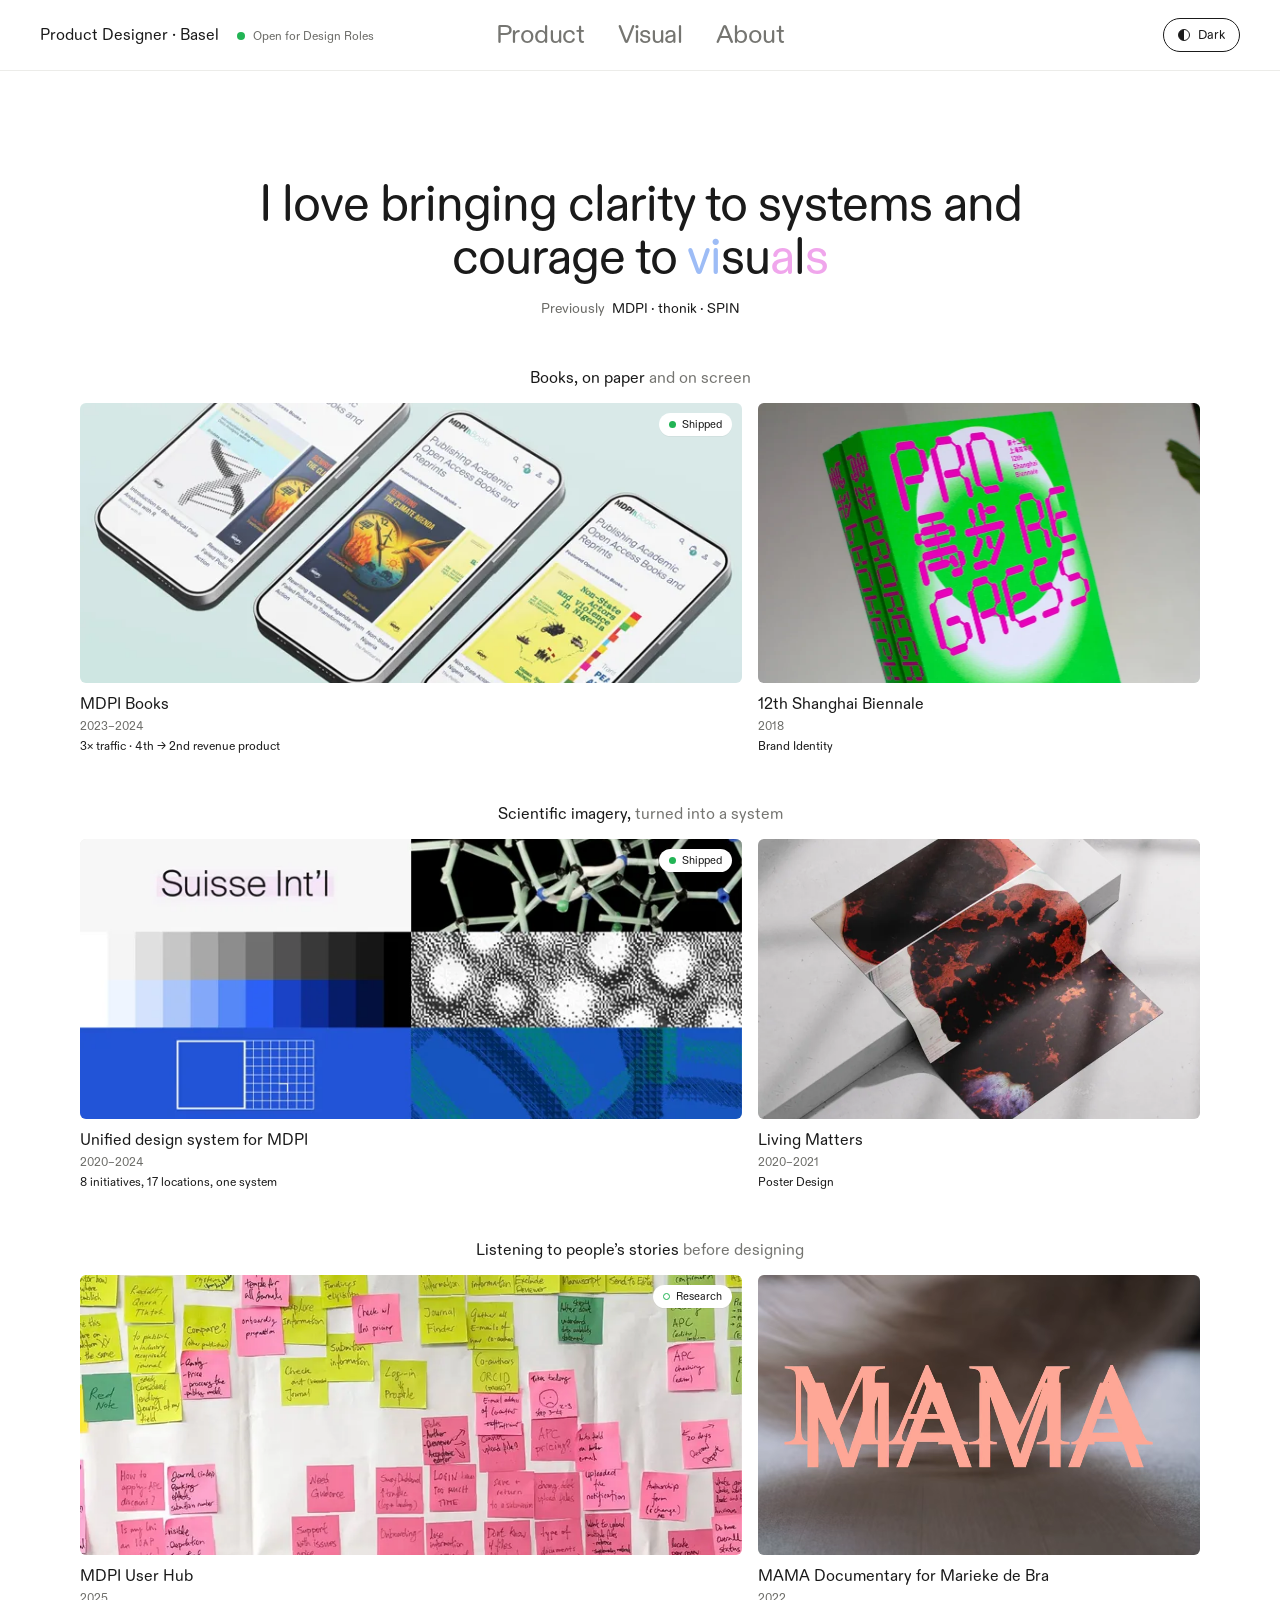
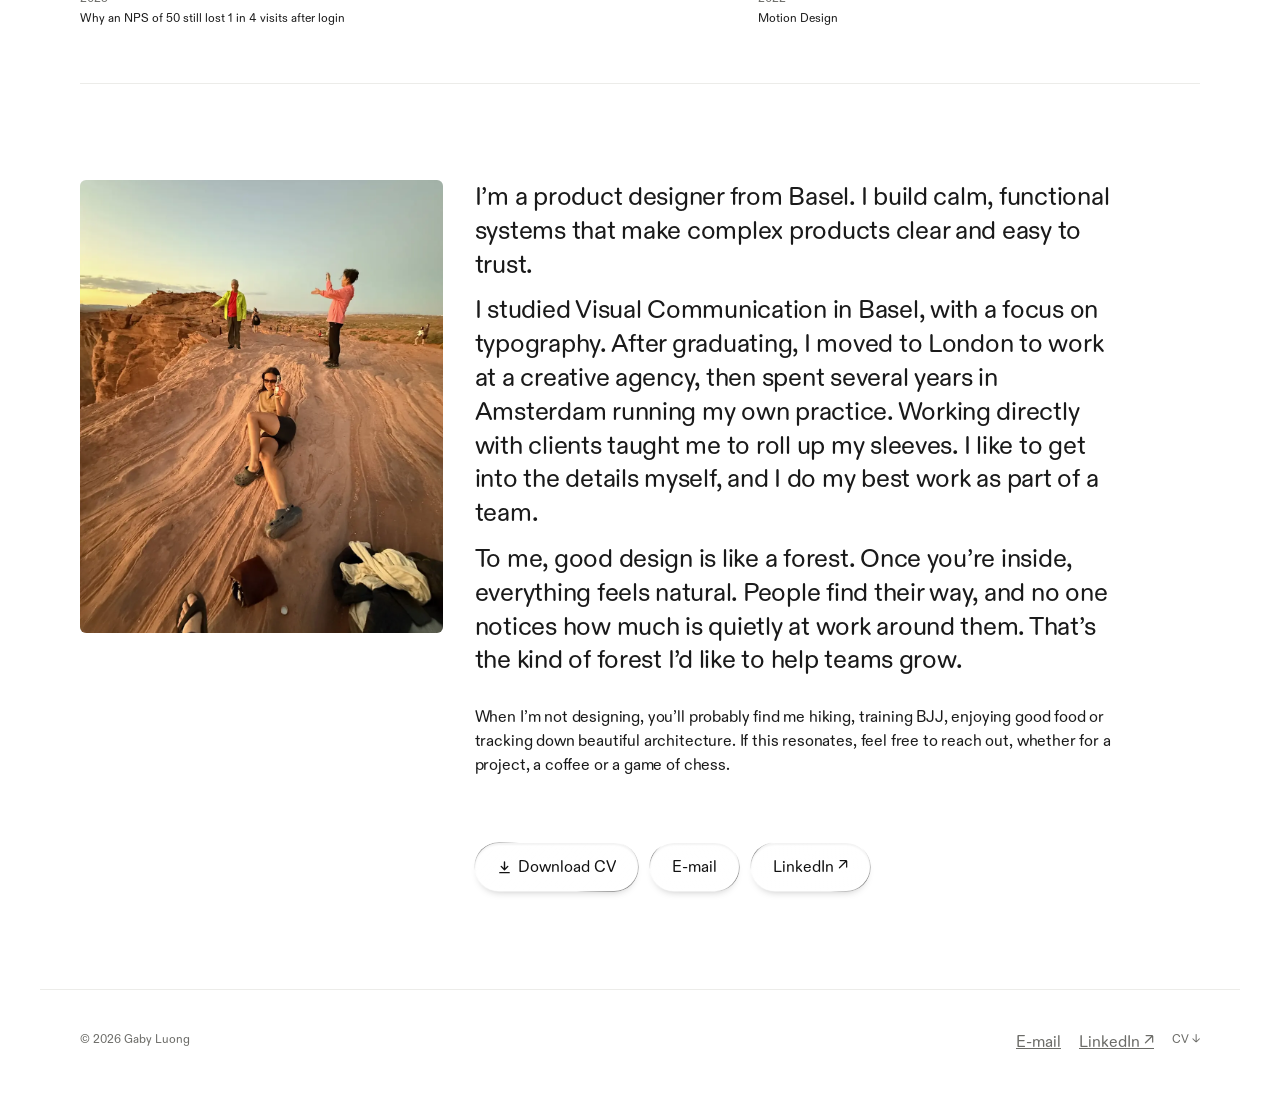
<file: index.html>
<!DOCTYPE html><html lang="en"><head><meta charset="utf-8"><meta name="viewport" content="width=device-width,initial-scale=1"><title>Gaby Luong — Product Designer in Basel, Switzerland</title>
<meta name="description" content="Portfolio of Gaby Luong, Product Designer in Basel. Case studies in UX research, design systems and product design for MDPI, plus graphic and visual work.">
<link rel="canonical" href="https://www.gabyluong.com/">
<meta name="author" content="Gaby Luong">
<meta name="robots" content="index, follow">
<meta name="theme-color" content="#FDFDF8">
<meta property="og:type" content="website">
<meta property="og:site_name" content="Gaby Luong">
<meta property="og:title" content="Gaby Luong — Product Designer in Basel, Switzerland">
<meta property="og:description" content="Portfolio of Gaby Luong, Product Designer in Basel. Case studies in UX research, design systems and product design for MDPI, plus graphic and visual work.">
<meta property="og:url" content="https://www.gabyluong.com/">
<meta property="og:image" content="https://www.gabyluong.com/assets/img/og.jpg">
<meta property="og:image:width" content="1200"><meta property="og:image:height" content="630">
<meta property="og:locale" content="en_GB">
<meta name="twitter:card" content="summary_large_image">
<link rel="icon" href="favicon.ico" sizes="any">
<link rel="icon" href="favicon.svg" type="image/svg+xml">
<link rel="apple-touch-icon" href="apple-touch-icon.png">
<script type="application/ld+json">{"@context": "https://schema.org", "@graph": [{"@type": "Person", "@id": "https://www.gabyluong.com/#person", "name": "Gaby Luong", "jobTitle": "Product Designer", "url": "https://www.gabyluong.com/", "email": "mailto:info@gabyluong.com", "address": {"@type": "PostalAddress", "addressLocality": "Basel", "addressCountry": "CH"}, "knowsAbout": ["UX Research", "Product Design", "Design Systems", "Visual Design", "Typography"], "sameAs": ["https://www.linkedin.com/in/gaby-luong-458124151"]}, {"@type": "WebSite", "@id": "https://www.gabyluong.com/#website", "url": "https://www.gabyluong.com/", "name": "Gaby Luong", "inLanguage": "en", "publisher": {"@id": "https://www.gabyluong.com/#person"}}]}</script>
<style>
@font-face{font-family:"Diatype Rounded";src:url(assets/fonts/diatype-rounded-1.woff2) format("woff2");font-weight:300}
@font-face{font-family:"Diatype Rounded";src:url(assets/fonts/diatype-rounded-2.woff2) format("woff2");font-weight:400}
@font-face{font-family:"Diatype Rounded";src:url(assets/fonts/diatype-rounded-3.woff2) format("woff2");font-weight:500}
@font-face{font-family:"Diatype Rounded";src:url(assets/fonts/diatype-rounded-4.woff2) format("woff2");font-weight:900}

:root{--bg:#f4f4f2;--paper:#fff;--ink:#1a1a1a;--mute:#8a8a8a;--l1:#e4e4e2;--l2:#d2d2cf;--l3:#bdbdb9;--acc:#d9542b}
@media (prefers-color-scheme:dark){:root{--bg:#141414;--paper:#1c1c1c;--ink:#ededed;--mute:#8c8c8c;--l1:#2a2a2a;--l2:#353535;--l3:#454545;--acc:#ff7a4f}}
*{box-sizing:border-box;margin:0;padding:0}
body{background:var(--bg);color:var(--ink);font:14px/1.5 "Helvetica Neue",Helvetica,Arial,system-ui,sans-serif}
a{color:inherit;text-decoration:none}
button{font:inherit;color:inherit;background:none;border:0;cursor:pointer}
.site{max-width:1200px;margin:0 auto;background:var(--paper);min-height:100vh;border-left:1px solid var(--l1);border-right:1px solid var(--l1)}
header{display:flex;justify-content:space-between;align-items:center;padding:18px 40px;border-bottom:1px solid var(--l1);position:sticky;top:0;background:var(--paper);z-index:5}
header nav{display:flex;gap:22px;font-size:13px;color:var(--mute)}
header nav a.on{color:var(--ink);font-weight:500}
header nav a:hover{color:var(--ink)}
.pill{border:1px solid var(--ink);border-radius:30px;padding:5px 14px;font-size:12px;display:inline-block}
.pill.solid{background:var(--ink);color:var(--paper)}
main{padding:0 40px 20px}
.g{display:grid;grid-template-columns:1fr 2fr;gap:32px}
.eb{font-size:11px;color:var(--mute)}
.tag{font-size:10px;color:var(--mute);text-transform:uppercase;letter-spacing:.08em}
.hl{font-size:clamp(26px,3.8vw,46px);line-height:1.06;letter-spacing:-.02em;font-weight:400}
.hl span{color:var(--l3)}
.h1{font-size:clamp(26px,3.4vw,40px);letter-spacing:-.02em;font-weight:400;line-height:1.1;display:flex;align-items:center}
.h2{font-size:20px;font-weight:400;letter-spacing:-.01em;margin-bottom:10px}
.n{display:inline-flex;width:22px;height:22px;border:1px solid currentColor;border-radius:50%;font-size:11px;align-items:center;justify-content:center;margin-right:10px;flex:none}
.box{background:var(--l1);border-radius:6px;position:relative;display:flex;align-items:center;justify-content:center;color:var(--mute);font-size:11px;text-align:center;padding:8px;overflow:hidden}
.box::before,.box::after{content:"";position:absolute;inset:0;background:linear-gradient(to top right,transparent calc(50% - .5px),var(--l2) 50%,transparent calc(50% + .5px)),linear-gradient(to top left,transparent calc(50% - .5px),var(--l2) 50%,transparent calc(50% + .5px));opacity:.6}
.box span{position:relative;z-index:1;background:var(--l1);padding:1px 6px;border-radius:3px}
a.box:hover,a .box:hover{outline:2px solid var(--ink);outline-offset:-2px}
.lines{display:grid;gap:7px}.lines i{display:block;height:9px;background:var(--l1);border-radius:3px}
.sec{margin-top:60px}
.hr{border-top:1px solid var(--l1);margin:56px 0 0}
.filters{display:flex;gap:8px;flex-wrap:wrap;margin:34px 0 18px;align-items:center}
.filters .pill{border-color:var(--l3);color:var(--mute)}
.filters .pill.on{border-color:var(--ink);background:var(--ink);color:var(--paper)}
.filters .pill:hover{border-color:var(--ink);color:var(--ink)}
.filters .pill.on:hover{color:var(--paper)}
/* wall */
.wall{display:grid;grid-template-columns:repeat(6,1fr);grid-auto-rows:112px;gap:8px;grid-auto-flow:dense}
.wall a{display:block;position:relative}.wall a .box{height:100%}
.lab{position:absolute;left:8px;bottom:8px;z-index:2;font-size:10px;padding:2px 8px;border-radius:10px;background:var(--paper);color:var(--ink);border:1px solid var(--l2)}
.lab.p{background:var(--ink);color:var(--paper);border-color:var(--ink)}
.s2{grid-column:span 2}.r2{grid-row:span 2}.s3{grid-column:span 3}
.cards{display:grid;grid-template-columns:repeat(3,1fr);gap:18px}
.cards .box{height:170px;margin-bottom:10px}
.cards b{font-weight:500;display:flex;align-items:center}
.cards p{font-size:12px;color:var(--mute);margin-top:3px}
/* mobile pairs (D) */
.pairs{display:none}
.pair{margin-top:26px}.pair h3{font-size:20px;font-weight:400;letter-spacing:-.01em;margin:4px 0 10px}.pair h3 span{color:var(--l3)}
.pair .two{display:grid;grid-template-columns:1fr 1fr;gap:8px}.pair .two .box{height:130px}
.cap{font-size:11px;color:var(--mute);margin-top:4px}
/* overview A */
.ovhead{margin-top:28px}
.plist{display:grid;gap:0;margin-top:20px}
.prow{display:grid;grid-template-columns:200px 1fr auto;gap:22px;align-items:center;padding:16px 0;border-top:1px solid var(--l1)}
.prow .box{height:120px}
.prow b{font-weight:500;font-size:17px;display:flex;align-items:center}
.prow .res{font-size:12px;border:1px solid var(--l2);border-radius:20px;padding:3px 10px;color:var(--mute);white-space:nowrap}
.prow:hover b{text-decoration:underline}
.vgrid{display:grid;grid-template-columns:repeat(4,1fr);grid-auto-rows:150px;gap:10px;margin-top:20px;grid-auto-flow:dense}
.vgrid a{display:flex;flex-direction:column}.vgrid a .box{flex:1}
.vgrid .cap{display:flex;justify-content:space-between}
/* case study: summary first */
.tldr{display:grid;grid-template-columns:repeat(4,1fr);border:1px solid var(--l2);border-radius:10px;overflow:hidden;margin-top:18px}
.tldr div{padding:16px;border-right:1px solid var(--l2);font-size:13px}.tldr div:last-child{border-right:0;background:var(--l1)}
.tldr b{display:block;font-size:10px;color:var(--mute);font-weight:500;text-transform:uppercase;letter-spacing:.08em;margin-bottom:6px}
.chapnav{position:sticky;top:57px;background:var(--paper);z-index:4;display:flex;gap:20px;font-size:12px;color:var(--mute);border-bottom:1px solid var(--l1);padding:12px 0;margin-top:34px;overflow-x:auto;white-space:nowrap}
.chapnav a:hover,.chapnav a.on{color:var(--ink)}
.steps div{display:grid;grid-template-columns:140px 1fr;gap:12px;padding:9px 0;border-top:1px solid var(--l1);font-size:13px}
.steps b{font-weight:500}
.stats{display:grid;grid-template-columns:repeat(3,1fr);gap:10px}
.stats div{background:var(--l1);border-radius:8px;padding:14px}
.stats b{display:block;font-size:24px;font-weight:400}.stats span{font-size:12px;color:var(--mute)}
.pairbox{display:grid;grid-template-columns:1fr 1fr;gap:20px;align-items:center;border:1px dashed var(--l3);border-radius:10px;padding:20px}
.pairbox .box{height:170px}
.next{display:flex;justify-content:space-between;align-items:center;border-top:1px solid var(--l1);margin-top:64px;padding-top:22px}
.next .h1{font-size:24px}
.meta{display:grid;grid-template-columns:repeat(4,1fr);gap:16px;font-size:12px;margin-top:22px}
.meta div{border-top:1px solid var(--l1);padding-top:8px;color:var(--mute)}.meta b{display:block;color:var(--ink);font-weight:500;font-size:13px}
.back{font-size:12px;color:var(--mute);display:inline-block;margin-top:24px}.back:hover{color:var(--ink)}
footer{display:flex;justify-content:space-between;padding:26px 40px;border-top:1px solid var(--l1);margin-top:70px;font-size:11px;color:var(--mute)}
/* annotations */
.ann{display:none;font-size:11.5px;color:var(--acc);border-left:2px solid var(--acc);padding:2px 0 2px 9px;margin-top:10px;max-width:640px}
body.notes .ann{display:block}
.tools-x{position:fixed;right:14px;bottom:14px;display:flex;gap:8px;z-index:9}
.tools button{background:var(--ink);color:var(--paper);border-radius:30px;padding:8px 14px;font-size:12px;box-shadow:0 2px 10px rgba(0,0,0,.15)}
.tools .where{background:var(--paper);color:var(--mute);border:1px solid var(--l2)}
.burger{display:none}
@media (max-width:760px){
 header,main,footer{padding-left:16px;padding-right:16px}
 header nav{display:none}.burger{display:block;font-size:12px}
 header nav.open{display:flex;position:absolute;top:100%;left:0;right:0;background:var(--paper);flex-direction:column;padding:14px 16px;border-bottom:1px solid var(--l1)}
 .g,.cards,.pairbox{grid-template-columns:1fr}
 .wall{display:none}.pairs{display:block}.wallhead{display:none}
 .prow{grid-template-columns:110px 1fr}.prow .res{grid-column:2}.prow .box{height:80px}
 .vgrid{grid-template-columns:1fr 1fr}
 .tldr,.meta{grid-template-columns:1fr 1fr}.tldr div:nth-child(2){border-right:0}.tldr div:nth-child(-n+2){border-bottom:1px solid var(--l2)}
 .stats{grid-template-columns:1fr}.steps div{grid-template-columns:1fr;gap:2px}
 .chapnav{top:53px}
}

.page{display:none}#home{display:block}
main.pages:has(.page:target) #home:not(:target),main.pages:has(.page :target) #home:not(:has(:target)){display:none}
.page:target,.page:has(:target){display:block}
.where{position:fixed;right:118px;bottom:14px;z-index:9;background:var(--paper);color:var(--mute);border:1px solid var(--l2);border-radius:30px;padding:8px 14px;font-size:12px}
#nt{position:absolute;opacity:0;pointer-events:none}
.ntl{position:fixed;right:14px;bottom:14px;z-index:9;background:var(--ink);color:var(--paper);border-radius:30px;padding:8px 14px;font-size:12px;cursor:pointer;box-shadow:0 2px 10px rgba(0,0,0,.15)}
#nt:checked ~ .pages .ann{display:block}
html{scroll-padding-top:100px}
.fr{position:absolute;opacity:0;pointer-events:none}
header.hc{display:flex;justify-content:center;align-items:center}
header.hc nav{display:flex;gap:28px;font-size:13px;color:var(--mute);justify-self:center}
header.hc nav a.on{color:var(--ink);font-weight:500;border-bottom:1px solid var(--ink)}
header.hc .logo{font-weight:500}header.hc .hr-r{justify-self:end;font-size:12px;color:var(--mute)}
.fbox{display:flex;justify-content:space-between;align-items:flex-end;gap:20px;flex-wrap:wrap;margin:70px 40px 30px;padding:26px;border:1px solid var(--l2);border-radius:10px;font-size:11px;color:var(--mute)}
.pair3{margin-top:48px}.ptitle3{display:grid;grid-template-columns:1fr 2fr;gap:32px;align-items:end;margin-bottom:14px}
.ptitle3 h3{font-size:clamp(22px,2.8vw,32px);font-weight:400;letter-spacing:-.015em;line-height:1.1}.ptitle3 h3 span{color:var(--l3)}
.two3{display:grid;grid-template-columns:1fr 1fr;gap:14px}.cap{display:flex;justify-content:space-between;gap:8px}.two3 .cap b{font-weight:500;color:var(--ink)}
.rowhead{display:flex;justify-content:space-between;align-items:baseline;margin:44px 0 14px}.rowhead .back{margin:0}
.car{position:relative;padding:0 44px}
.vp{overflow:hidden}.track{display:flex;gap:12px;transition:transform .35s ease}
.track .it{flex:0 0 calc((100% - (var(--v) - 1)*12px)/var(--v));display:block}
.cnav .ca{display:none;position:absolute;top:calc(50% - 30px);width:34px;height:34px;border:1px solid var(--ink);border-radius:50%;align-items:center;justify-content:center;font-size:18px;cursor:pointer;background:var(--paper);z-index:2}
.cnav .cprev{left:0}.cnav .cnext{right:0}.cnav .dis{border-color:var(--l2);color:var(--l3);cursor:default}
.cnt{font-size:11px;color:var(--mute);text-align:center;margin-top:8px}.cnt span{display:none}
.col{max-width:780px;margin:0 auto}
.pl{margin-top:56px;padding-top:24px;border-top:1px solid var(--l1)}
.pl .box{margin-bottom:16px}.plt{display:flex;justify-content:space-between;align-items:center;gap:12px;flex-wrap:wrap}
.res{font-size:12px;border:1px solid var(--l2);border-radius:20px;padding:3px 10px;color:var(--mute)}
.vb{margin-top:80px;padding-top:26px;border-top:1px solid var(--l1)}
.vh{display:flex;gap:16px;align-items:baseline;margin-bottom:18px}.vn{font-size:12px;color:var(--mute);font-variant-numeric:tabular-nums}
.vt{font-size:clamp(22px,2.6vw,32px);font-weight:400;letter-spacing:-.015em}
.vcap-r{max-width:340px;margin:16px 0 0 auto}
.sq{display:grid;grid-template-columns:1fr 1fr;gap:40px;align-items:start;max-width:880px;margin-left:12%}.sq.rev{margin-left:auto;margin-right:0}
.sq .lines,.ov .lines{margin-top:6px}
.ov{display:grid;grid-template-columns:1.3fr 1fr;gap:40px;align-items:center}.ov.rev{grid-template-columns:1fr 1.3fr}
.ovimg{position:relative;height:440px}.ovimg .o1{position:absolute;left:0;top:0;width:62%;height:78%;display:block}.ovimg .o2{position:absolute;right:0;bottom:0;width:55%;height:62%;display:block;box-shadow:0 0 0 8px var(--paper)}
.dip{display:grid;grid-template-columns:1fr 1fr;gap:12px}
.bleed{display:block;position:relative;margin:0 -40px}.bleed .box{border-radius:0}.bcap{position:absolute;left:40px;bottom:20px;background:var(--paper);padding:6px 12px;border-radius:20px;font-size:12px;z-index:2}
.tri{display:grid;grid-template-columns:1fr 1fr 1fr;gap:12px;align-items:start}
.typ{display:grid;grid-template-columns:2fr 1fr;gap:30px;align-items:end}.big{font-size:clamp(40px,7vw,96px);font-weight:400;letter-spacing:-.04em;line-height:.95}

.lead{font-size:clamp(18px,2vw,22px);line-height:1.4;letter-spacing:-.01em;max-width:820px;margin-top:22px}
.txt p{max-width:640px;margin-top:10px}.txt .h2{margin-bottom:4px}
.steps span{color:var(--ink)}
.out{margin:16px 0 0 18px;max-width:640px}.out li{margin-top:6px}
@media (max-width:760px){
 header.hc{grid-template-columns:1fr;gap:10px;justify-items:center}header.hc .hr-r{display:none}header.hc nav{gap:18px}
 .where{display:none!important}.fbox{margin:50px 16px 20px}
 .ptitle3{grid-template-columns:1fr;gap:4px}.two3 .box{height:160px!important}.two3 .cap{flex-direction:column;gap:0}
 .car{padding:0}.cnav{display:none}.vp{overflow-x:auto;scroll-snap-type:x mandatory}.track{transform:none!important}.track .it{flex-basis:72%;scroll-snap-align:start}.cnt{display:none}
 .pl .box{height:220px!important}
 .sq,.ov,.ov.rev,.typ{grid-template-columns:1fr;margin-left:0;gap:16px}.ovimg{height:300px}.ov.rev .ovimg{order:-1}.sq.rev a{order:-1}
 .dip .box{height:260px!important}.bleed{margin:0 -16px}.bleed .box{height:260px!important}.bcap{left:16px}
 .tri{grid-template-columns:1fr 1fr 1fr;gap:6px}.tri .box{height:140px!important}.tri a{margin-top:0!important}
}
#cux-0:checked~.cnav .k0{display:flex}#cux-0:checked~.vp .track{transform:translateX(calc(-0 * ((100% - 2*12px)/3 + 12px)))}#cux-0:checked~.cnt .c0{display:inline}#cux-1:checked~.cnav .k1{display:flex}#cux-1:checked~.vp .track{transform:translateX(calc(-1 * ((100% - 2*12px)/3 + 12px)))}#cux-1:checked~.cnt .c1{display:inline}#cux-2:checked~.cnav .k2{display:flex}#cux-2:checked~.vp .track{transform:translateX(calc(-2 * ((100% - 2*12px)/3 + 12px)))}#cux-2:checked~.cnt .c2{display:inline}#cvis-0:checked~.cnav .k0{display:flex}#cvis-0:checked~.vp .track{transform:translateX(calc(-0 * ((100% - 3*12px)/4 + 12px)))}#cvis-0:checked~.cnt .c0{display:inline}#cvis-1:checked~.cnav .k1{display:flex}#cvis-1:checked~.vp .track{transform:translateX(calc(-1 * ((100% - 3*12px)/4 + 12px)))}#cvis-1:checked~.cnt .c1{display:inline}#cvis-2:checked~.cnav .k2{display:flex}#cvis-2:checked~.vp .track{transform:translateX(calc(-2 * ((100% - 3*12px)/4 + 12px)))}#cvis-2:checked~.cnt .c2{display:inline}#cvis-3:checked~.cnav .k3{display:flex}#cvis-3:checked~.vp .track{transform:translateX(calc(-3 * ((100% - 3*12px)/4 + 12px)))}#cvis-3:checked~.cnt .c3{display:inline}#cvis-4:checked~.cnav .k4{display:flex}#cvis-4:checked~.vp .track{transform:translateX(calc(-4 * ((100% - 3*12px)/4 + 12px)))}#cvis-4:checked~.cnt .c4{display:inline}#cvis-5:checked~.cnav .k5{display:flex}#cvis-5:checked~.vp .track{transform:translateX(calc(-5 * ((100% - 3*12px)/4 + 12px)))}#cvis-5:checked~.cnt .c5{display:inline}#cvis-6:checked~.cnav .k6{display:flex}#cvis-6:checked~.vp .track{transform:translateX(calc(-6 * ((100% - 3*12px)/4 + 12px)))}#cvis-6:checked~.cnt .c6{display:inline}#csh-0:checked~.cnav .k0{display:flex}#csh-0:checked~.vp .track{transform:translateX(calc(-0 * ((100% - 2*12px)/3 + 12px)))}#csh-0:checked~.cnt .c0{display:inline}#csh-1:checked~.cnav .k1{display:flex}#csh-1:checked~.vp .track{transform:translateX(calc(-1 * ((100% - 2*12px)/3 + 12px)))}#csh-1:checked~.cnt .c1{display:inline}#csh-2:checked~.cnav .k2{display:flex}#csh-2:checked~.vp .track{transform:translateX(calc(-2 * ((100% - 2*12px)/3 + 12px)))}#csh-2:checked~.cnt .c2{display:inline}#csh-3:checked~.cnav .k3{display:flex}#csh-3:checked~.vp .track{transform:translateX(calc(-3 * ((100% - 2*12px)/3 + 12px)))}#csh-3:checked~.cnt .c3{display:inline}.ph{border-radius:6px;overflow:hidden;background:var(--l1)}.ph img{display:block;width:100%;height:auto}
:root{--bg:#f4f4f2;--paper:#fff;--ink:#1a1a1a;--mute:#8a8a8a;--l1:#ecece9;--l2:#d2d2cf;--l3:#bdbdb9;--acc:#d9542b;color-scheme:light}:root[data-theme="dark"]{--bg:#0d0d0c;--paper:#111110;--ink:#efeee9;--mute:#8e8d87;--l1:#1c1c1a;--l2:#2b2b28;--l3:#5c5b56;--acc:#ff7a4f;color-scheme:dark}#gnav nav a.on{color:#fff!important;font-weight:400}.tgl{justify-self:end;border:1.5px solid currentColor;border-radius:30px;padding:6px 14px;font-size:13px;color:inherit;display:inline-flex;gap:8px;align-items:center}.tgl i{width:12px;height:12px;border-radius:50%;border:1.5px solid currentColor;background:linear-gradient(90deg,currentColor 50%,transparent 50%)}.vrow{display:flex;gap:12px;overflow-x:auto;scroll-snap-type:x mandatory;scrollbar-width:thin;padding-bottom:6px}.vrow .ph{flex:0 0 auto;scroll-snap-align:start}.vrow .ph img{width:auto!important}@media (max-width:760px){.vrow .ph{height:300px!important}}
body{font-family:"Diatype Rounded","Helvetica Neue",Helvetica,Arial,sans-serif;background:var(--bg);color:var(--ink)}
.site{border:0}
.site>header.hc{display:none}
.site>main{padding-top:120px}
#gnav{position:fixed;top:0;left:0;right:0;z-index:50;display:grid;grid-template-columns:1fr auto 1fr;align-items:center;padding:18px 40px;background:transparent;transition:transform .35s ease;mix-blend-mode:difference;color:#fff}
#gnav.hide{transform:translateY(-110%)}
#gnav .geb{font-weight:900;font-size:14px;line-height:1.3}
#gnav nav{display:flex;gap:clamp(18px,2.6vw,40px);font-size:clamp(28px,3.4vw,46px);letter-spacing:-.02em;line-height:1}
#gnav nav a{opacity:.5;transition:opacity .2s}
#gnav nav a:hover,#gnav nav a.on{opacity:1}
#gnav nav a.on{text-decoration:underline;text-decoration-thickness:2px;text-underline-offset:6px}
@media (max-width:760px){
 #gnav{position:absolute;mix-blend-mode:normal;padding:16px;display:flex;justify-content:space-between;align-items:center;color:var(--ink)}
 #gnav nav{position:fixed;left:0;right:0;bottom:0;justify-content:space-around;font-size:19px;padding:14px 10px calc(14px + env(safe-area-inset-bottom));background:color-mix(in srgb,var(--paper) 88%,transparent);backdrop-filter:blur(12px);-webkit-backdrop-filter:blur(12px);border-top:1px solid var(--l2);transition:transform .35s ease}
 #gnav.hide{transform:none} #gnav.hide nav{transform:translateY(110%)}
 .site>main{padding-top:64px} body{padding-bottom:70px}
 .ntl{bottom:84px!important}
}
/* hover on landing thumbnails */
#home .two3 a,#home .track .it{display:block}
#home .two3 .ph img,#home .track .ph img{transition:transform .7s cubic-bezier(.2,.7,.2,1),filter .4s;filter:none}
#home .two3 a:hover .ph img,#home .track .it:hover .ph img{transform:scale(1.045);filter:none}
#home .two3 .ph,#home .track .ph{position:relative}
#home .two3 .ph::after,#home .track .ph::after{content:"View project →";position:absolute;left:12px;bottom:12px;padding:5px 12px;border-radius:30px;background:var(--ink);color:var(--bg);font-size:12px;opacity:0;transform:translateY(6px);transition:.3s}
#home .two3 a:hover .ph::after,#home .track .it:hover .ph::after{opacity:1;transform:none}
#home .two3 a:hover .cap b{text-decoration:underline}
/* random flip cards */
.rnd{display:flex;margin:36px 0 8px} .rnd-right{justify-content:flex-end;padding-right:6%} .rnd-left{justify-content:flex-start;padding-left:8%} .rnd-center{justify-content:center}
.flip{width:200px;aspect-ratio:3/4;perspective:900px;position:relative;transform:rotate(var(--r));padding:0;border:0;background:none;cursor:pointer}
.flip .fi{position:absolute;inset:0;backface-visibility:hidden;-webkit-backface-visibility:hidden;border-radius:6px;overflow:hidden;transition:transform .7s cubic-bezier(.3,.7,.2,1);box-shadow:0 10px 30px rgba(0,0,0,.45)}
.flip .fr-front img{width:100%;height:100%;object-fit:cover;display:block}
.flip .fr-back{transform:rotateY(180deg);background:var(--ink);color:var(--bg);display:flex;flex-direction:column;gap:8px;padding:16px;text-align:left;font-size:13px;line-height:1.4}
.flip .fr-back b{font-weight:900}
.flip.on .fr-front{transform:rotateY(-180deg)} .flip.on .fr-back{transform:rotateY(0)}
@media (max-width:760px){.flip{width:150px}}
/* slideshow + carousel */
.ss .tr{display:flex;overflow-x:auto;scroll-snap-type:x mandatory;scrollbar-width:none;gap:12px}
.ss .tr::-webkit-scrollbar{display:none}
.ss .sl{flex:0 0 100%;scroll-snap-align:start;margin:0}
.ss.car2 .sl{flex:0 0 calc((100% - 24px)/3)}
@media (max-width:760px){.ss.car2 .sl{flex-basis:78%}}
.ss .sl .ph{height:var(--h,560px)} .ss .sl .ph img{height:100%;object-fit:contain;background:var(--l1)}
.ss.car2 .sl .ph{height:var(--h,380px)} .ss.car2 .sl .ph img{object-fit:cover}
.ssn{display:flex;align-items:center;justify-content:space-between;margin-top:10px;font-size:12px;color:var(--mute)}
.ssn button{width:36px;height:36px;border-radius:50%;border:1px solid var(--ink);font-size:18px;line-height:1}
.ssn button:disabled{opacity:.3}
/* video */
.vhero{position:relative;border-radius:6px;overflow:hidden;background:#000}
.vhero video{display:block;width:100%;height:auto}
.vtitle{position:absolute;left:24px;bottom:24px;right:auto;background:rgba(255,255,255,.8);color:#111;padding:10px 18px;border-radius:4px;max-width:calc(100% - 48px)}
.vtitle h1,.vtitle h2{margin:0;font-weight:400;letter-spacing:-.02em;font-size:clamp(22px,3.4vw,44px);line-height:1.05}
.vtitle p{font-size:12px;margin-top:4px;color:#333}
@media (max-width:760px){.vtitle{left:10px;bottom:10px;padding:6px 10px}}
/* about */
.about2{display:grid;grid-template-columns:1fr 2fr;gap:32px;align-items:start}
.about2 .ph{aspect-ratio:4/5} .about2 .ph img{height:100%;object-fit:cover}
.about2 p{max-width:640px;margin-top:12px}
.about2 .big{font-size:clamp(20px,2.2vw,28px);line-height:1.3;letter-spacing:-.01em;margin-top:0}
.links{display:flex;gap:8px;flex-wrap:wrap;margin-top:22px}
@media (max-width:760px){.about2{grid-template-columns:1fr}}
.pill.solid{background:var(--ink);color:var(--bg);border-color:var(--ink)} .pill{border-color:var(--ink)}
.fbox a{text-decoration:underline}

:root{--t1:clamp(30px,3.6vw,48px);--t2:clamp(20px,1.8vw,26px);--t3:16px}
html{overflow-x:clip}
body{font-size:var(--t3);line-height:1.5}
.hl,.h1,#gnav nav,.vtitle h1,.ctitle h1{font-size:var(--t1)!important;line-height:1.08!important;letter-spacing:-.02em!important;font-weight:400!important}
.h2,.ptitle3 h3,.lead,.vt,.next .h1,.stats b,.finding b,.vtitle h2,.ctitle h2,.big{font-size:var(--t2)!important;line-height:1.25!important;letter-spacing:-.01em!important;font-weight:400!important}
p,li,.eb,.tag,.cap,.cap *,.meta,.meta b,.tldr div,.tldr b,.steps div,.steps b,.steps span,.stats span,.out li,.back,.res,.pill,.ann,.chapnav,.chapnav a,.ssn,.ft,.ft a,.about2 p,.about2 .big,.txt p,.vtitle p,.rowhead,.rowhead *{font-size:var(--t3)!important}
.about2 .big{line-height:1.5!important;letter-spacing:0!important}
.tag{text-transform:none;letter-spacing:0;color:var(--mute)}
#gnav .geb{font-weight:400!important;font-size:var(--t3)!important}
.ctitle{text-align:center;max-width:860px;margin:56px auto 0}.ctitle h2{color:var(--mute);margin-top:10px}.ctitle p{color:var(--mute);margin-top:10px}
.ptitle3{display:block!important}
.ft{display:flex;justify-content:space-between;gap:16px;flex-wrap:wrap;padding:40px 40px 48px;color:var(--mute)}.ft span:last-child{display:flex;gap:18px}.ft a{text-decoration:underline}
@media (max-width:760px){.ft{padding:28px 16px 90px}}
/* full-bleed sliders */
.fbx{margin-left:calc(50% - 50vw);margin-right:calc(50% - 50vw)}
.sl2{position:relative}
.sl2 .tr2{display:flex;gap:12px;overflow-x:auto;scroll-snap-type:x mandatory;scrollbar-width:none;padding:0 40px;scroll-padding:0 40px}
.sl2:not(.fbx) .tr2{padding:0;scroll-padding:0}
.sl2 .tr2::-webkit-scrollbar{display:none}
.sl2 .tr2>*{flex:0 0 var(--w,calc((100% - 12px)/2));scroll-snap-align:start;margin:0}
.sl2 .pv,.sl2 .nx{position:absolute;top:calc(var(--ih,50%) / 2);transform:translateY(-50%);width:46px;height:46px;border-radius:50%;background:var(--paper);color:var(--ink);border:1px solid var(--ink);font-size:20px;line-height:1;z-index:3;cursor:pointer}
.sl2 .pv{left:16px}.sl2 .nx{right:16px}.sl2 button:disabled{opacity:0;pointer-events:none}
.sl2 .cap{margin-top:8px}
.sl2.land{--w:calc((100vw - 80px - 36px)/4);--ih:300px}
.sl2.land .ph{height:300px}
@media (max-width:760px){.sl2 .tr2{padding:0 16px;scroll-padding:0 16px}.sl2.land{--w:72vw;--ih:240px}.sl2.land .ph{height:240px}.sl2.pair{--w:85%}.sl2 .pv{left:6px}.sl2 .nx{right:6px}}
.sl2.pair{--ih:520px}.sl2.pair .ph{height:520px}
@media (max-width:760px){.sl2.pair{--ih:300px}.sl2.pair .ph{height:300px}}
/* Wäscheleine */
.sl2.wlw{--w:100%;--ih:520px}
.wl{position:relative;display:flex;justify-content:space-evenly;align-items:flex-start;height:560px;padding-top:34px}
.wl::before{content:"";position:absolute;left:0;right:0;top:16px;border-top:1.5px solid var(--ink);border-radius:50%/0 0 30px 30px}
.wl .pin{position:relative;width:29%}
.wl .pin::before{content:"";position:absolute;top:-22px;left:50%;width:8px;height:26px;margin-left:-4px;background:var(--ink);border-radius:2px;z-index:2}
.wl .pin .ph img{width:100%;height:100%;object-fit:cover}
.wl .pin:nth-child(1){margin-top:0}.wl .pin:nth-child(1) .ph{height:380px}
.wl .pin:nth-child(2){margin-top:30px}.wl .pin:nth-child(2) .ph{height:440px}
.wl .pin:nth-child(3){margin-top:8px}.wl .pin:nth-child(3) .ph{height:340px}
@media (max-width:760px){.wl{height:330px}.wl .pin:nth-child(1) .ph{height:200px}.wl .pin:nth-child(2) .ph{height:250px}.wl .pin:nth-child(3) .ph{height:180px}.sl2.wlw{--ih:300px}}
/* visual blocks */
.vp2{margin-top:110px}.vh2{display:flex;justify-content:space-between;align-items:baseline;gap:16px;margin-bottom:18px;flex-wrap:wrap}
.vh2 .eb{color:var(--mute)}.vh2 .back{margin:0}
.fbimg img{display:block;width:100%;height:auto}
.vhero .vtitle h2{margin:0}
.ft-hero{position:relative;border-radius:6px;overflow:hidden}
:root{--bg:#fff;--paper:#fff}
#gnav{mix-blend-mode:normal!important;color:var(--ink)!important}
#gnav nav a.on{color:var(--ink)!important}
.st{display:inline-flex;align-items:center;gap:8px;margin-left:18px;color:var(--mute)}
.st i{width:8px;height:8px;border-radius:50%;background:#22b455;animation:blink 2.6s ease-in-out infinite}
@keyframes blink{0%,100%{opacity:1;box-shadow:0 0 0 0 rgba(34,180,85,.45)}50%{opacity:.35;box-shadow:0 0 0 6px rgba(34,180,85,0)}}
@media (prefers-reduced-motion:reduce){.st i{animation:none}}
.cap,.cap *,.eb,.vh2 .eb,.st,figcaption{font-size:12px!important}
.about2 p,.about2 .big{font-size:26px!important;line-height:1.3!important;letter-spacing:-.01em!important}
@media (max-width:760px){.about2 p,.about2 .big{font-size:20px!important}.st span{display:none}}
.sl2 .pv,.sl2 .nx{background:none!important;border:0!important;width:auto!important;height:auto!important;border-radius:0!important;font-size:var(--t1)!important;color:#fff!important;text-shadow:0 1px 6px rgba(0,0,0,.45);padding:0 4px}
.wl::before,.wl .pin::before{display:none!important}
.sl2 a{display:block}
.gr{display:flex;gap:14px;margin-top:14px;align-items:flex-start}.gr figure{margin:0;min-width:0}.gr img{display:block;width:100%;height:auto;border-radius:4px}@media (max-width:760px){.gr{flex-direction:column;padding:0!important}}
.ptitle3 h3{text-align:center}
.about2 p,.about2 .big{color:var(--ink)!important}
.lead{max-width:none!important}
.plist2{margin-top:40px}
.pl2{margin-top:96px}.pl2:first-child{margin-top:56px}
.pl2 .h2{margin:0}.pl2 p{margin-top:6px;max-width:none}.pl2 .eb{color:var(--mute);margin-top:4px}
.pl2 .back{display:inline-block;margin:14px 0 18px}
.pl2 .pimg{display:block}.pl2 .pimg .ph{height:auto!important}.pl2 .pimg img{width:100%;height:auto!important;object-fit:initial!important}
.vh2{display:block!important;margin-bottom:22px!important}.vh2 .vt{margin:0}.vh2 p{margin-top:6px}.vh2 .eb{margin-top:4px}.vh2 .back{display:inline-block;margin-top:14px!important}
/* uncropped visual images */
.sl2.pair .tr2>*{flex:0 0 auto!important}
.sl2.pair .ph{height:520px!important;background:none!important;border-radius:0}
.sl2.pair .ph img{height:100%!important;width:auto!important;object-fit:contain!important}
@media (max-width:760px){.sl2.pair .ph{height:300px!important}.sl2.pair .ph img{max-width:85vw}}
.wl .pin{width:auto!important;max-width:31%;display:flex;justify-content:center}
.wl .ph{background:none!important;border-radius:0!important;height:auto!important}
.wl .pin .ph img{width:auto!important;max-width:100%;object-fit:contain!important;border-radius:0!important}
.wl .pin:nth-child(1) .ph img{height:380px}.wl .pin:nth-child(2) .ph img{height:440px}.wl .pin:nth-child(3) .ph img{height:340px}
@media (max-width:760px){.wl .pin:nth-child(1) .ph img{height:200px}.wl .pin:nth-child(2) .ph img{height:250px}.wl .pin:nth-child(3) .ph img{height:180px}}
.vhero{background:none!important;border-radius:0}
/* product subpages */
.tldr{border:0!important;border-radius:0!important;gap:24px;margin-top:28px!important;overflow:visible!important}
.tldr div{border:0!important;border-top:1px solid var(--ink)!important;padding:10px 0 0!important;background:none!important}
.tldr b{font-size:12px!important;letter-spacing:.04em!important}
.chapnav{top:88px!important;transition:top .35s ease;z-index:20!important;gap:6px!important;border-bottom:0!important;padding:12px 0!important;background:var(--paper)!important}
body:has(#gnav.hide) .chapnav{top:0!important}
.chapnav a{padding:6px 14px;border-radius:30px;color:var(--mute)}
.chapnav a.on{background:var(--ink);color:var(--paper)!important}
.sec2{display:grid;grid-template-columns:1fr 1fr;column-gap:40px;margin-top:88px;scroll-margin-top:160px}
.sec2>*{grid-column:2;margin-top:0}
.sec2>*+*{margin-top:14px}
.sec2>h2{grid-column:1;grid-row:1 / span 6;align-self:start;margin:0!important}
.sec2>div:has(.ph),.sec2>.ph,.sec2>p.cap{grid-column:1 / -1;margin-top:24px}
.sec2 p{max-width:none}
@media (max-width:760px){.chapnav{top:0!important}.sec2{grid-template-columns:1fr}.sec2>*{grid-column:1}.sec2>h2{grid-row:auto;margin-bottom:12px!important}}

/* v9 */
.tldr.t5{grid-template-columns:repeat(5,1fr)!important}
@media (max-width:760px){.tldr.t5{grid-template-columns:1fr 1fr!important}}
figure.full{margin:32px 0 0}
figure.half{margin:24px 0 0 auto;width:calc(50% - 20px)}
.sec2>figure.half{grid-column:2;width:auto;margin:24px 0 0}
figure .ph img{width:100%;height:auto;display:block}
figure figcaption{margin-top:8px;color:var(--mute)}
.step2{border-top:1px solid var(--l2);padding-top:12px}
.step2+.step2{margin-top:32px!important}
.step2 b{font-weight:500;display:block;margin-bottom:4px}
.step2 figure.half{width:auto;margin:16px 0 0}
.ba{grid-column:1 / -1!important;display:grid;grid-template-columns:1fr 1fr;gap:16px;margin-top:28px!important}
.ba figure{margin:0}
.rh{font-weight:500;margin-top:36px!important}
@media (max-width:760px){figure.half{width:auto;margin:20px 0 0}.ba{grid-template-columns:1fr}}
/* menu */
#gnav{transition:transform .35s ease,background-color .25s ease,box-shadow .25s ease}
#gnav.sc{background:color-mix(in srgb,var(--paper) 92%,transparent);backdrop-filter:blur(14px);-webkit-backdrop-filter:blur(14px);box-shadow:0 1px 0 var(--l2)}
#gnav nav a{opacity:1!important;color:var(--l3)!important;text-decoration:none!important}
#gnav nav a:hover{color:var(--ink)!important}
#gnav nav a.on{color:var(--ink)!important}
#gnav .tgl{justify-self:end}
@media (max-width:760px){
 #gnav{position:absolute!important;background:transparent!important;box-shadow:none!important;backdrop-filter:none!important}
 #gnav nav{font-size:18px!important;line-height:1.2!important;letter-spacing:0!important;padding:12px 8px calc(12px + env(safe-area-inset-bottom))!important;background:var(--paper)!important;border-top:1px solid var(--l2)}
 #gnav nav a.on{text-decoration:underline!important;text-underline-offset:5px}
 body{padding-bottom:60px}
}
.sec2>.step2{grid-column:2!important;margin-top:0}
.sec2>.step2:first-of-type{margin-top:0!important}
.sec2>h2+.step2{margin-top:0!important}
@media (max-width:760px){.sec2>figure.half,.sec2>.step2{grid-column:1!important}}
/* spark */
.spark i{font-style:normal;transition:color .45s ease}
@media (prefers-reduced-motion:reduce){.spark i{transition:none}}

/* v10 */
.hl .spark{color:var(--ink)!important}
.ft,.ft *{font-size:12px!important}
.psent{font-size:16px!important;line-height:1.4;text-align:center;margin:0}
.psent span{color:var(--l3)}
.two3 .ttl{font-size:16px!important;font-weight:400;line-height:1.35;margin-top:10px;letter-spacing:0}
.two3 .ph::after{content:none!important}
.two3 a:hover .ttl{text-decoration:none}
.ctitle p{font-size:12px!important}
.ctitle+.plist2,.ctitle+.vp2{margin-top:96px!important}
.plist2 .pl2:first-child{margin-top:0!important}
.pl2+.pl2,.vp2+.vp2{margin-top:96px!important}
.pl2 .pimg{margin-top:22px}
a.ul{text-decoration:underline;text-underline-offset:3px;text-decoration-thickness:1px}
a.ul:hover{color:var(--mute)}
.about2 p.small{font-size:16px!important;line-height:1.5!important;margin-top:28px}
.roleline{margin-top:14px!important;color:var(--mute)}
/* glass */
@property --ga{syntax:'<angle>';inherits:false;initial-value:-75deg}
.glass,.chip{--gb:linear-gradient(-75deg,rgba(255,255,255,.45),rgba(255,255,255,.9),rgba(255,255,255,.45));--gs:inset 0 2px 2px rgba(0,0,0,.05),inset 0 -2px 2px rgba(255,255,255,.7),0 5px 8px -5px rgba(0,0,0,.28),0 0 2px 3px rgba(255,255,255,.25) inset;--gr:rgba(0,0,0,.42);position:relative;isolation:isolate;display:inline-flex;align-items:center;gap:8px;border-radius:999px;background:var(--gb);box-shadow:var(--gs);-webkit-backdrop-filter:blur(6px);backdrop-filter:blur(6px);color:#121212;line-height:1;transition:box-shadow .4s cubic-bezier(.25,1,.5,1),transform .4s cubic-bezier(.25,1,.5,1)}
.glass::after,.chip::after{content:"";position:absolute;inset:-1px;border-radius:inherit;padding:1px;background:conic-gradient(from var(--ga) at 50% 50%,var(--gr),transparent 5% 40%,var(--gr) 50%,transparent 60% 95%,var(--gr)),linear-gradient(rgba(255,255,255,.5),rgba(255,255,255,.5));-webkit-mask:linear-gradient(#000 0 0) content-box,linear-gradient(#000 0 0);-webkit-mask-composite:xor;mask-composite:exclude;pointer-events:none;transition:--ga .6s cubic-bezier(.25,1,.5,1)}
.glass{height:48px;padding:0 22px;font-size:16px}
.glass:hover{box-shadow:inset 0 2px 2px rgba(0,0,0,.05),inset 0 -2px 2px rgba(255,255,255,.7),0 3px 2px -2px rgba(0,0,0,.25),0 0 1px 2px rgba(255,255,255,.5) inset}
.glass:hover::after{--ga:-125deg}
.glass:active{transform:scale(.98)}
.links .glass{margin-right:4px}
:root[data-theme="dark"] .glass,:root[data-theme="dark"] .vpc{--gb:linear-gradient(-75deg,rgba(255,255,255,.04),rgba(255,255,255,.12),rgba(255,255,255,.04));--gs:inset 0 2px 2px rgba(255,255,255,.06),inset 0 -2px 2px rgba(255,255,255,.22),0 5px 8px -5px rgba(0,0,0,.8);--gr:rgba(255,255,255,.65);color:#fff}
.chip{position:absolute;top:14px;right:14px;z-index:3;height:30px;padding:0 13px;font-size:12px!important;letter-spacing:.02em;gap:7px}
.chip .dot{width:8px;height:8px;border-radius:50%;background:#22b455;flex:none}
.chip .dot.ring{background:none;border:1.5px solid #22b455}
.chip{white-space:nowrap}
@media (max-width:760px){.chip{top:8px;right:8px;height:26px;padding:0 10px;gap:6px;font-size:11px!important}.chip .dot{width:7px;height:7px}}
@media (hover:none) and (max-width:760px){.two3 .vpc-s{width:62px;height:62px;right:8px;bottom:8px;font-size:11px!important}}
/* view project circle */
.vpc{--gb:radial-gradient(circle at 35% 30%,rgba(255,255,255,.98),rgba(255,255,255,.82));--gs:inset 0 2px 3px rgba(255,255,255,.9),inset 0 -3px 4px rgba(0,0,0,.05),0 10px 24px -8px rgba(0,0,0,.35);--gr:rgba(0,0,0,.25)}
#vpc{position:fixed;left:0;top:0;width:120px;height:120px;border-radius:50%;justify-content:center;text-align:center;font-size:16px;line-height:1.15;padding:0;pointer-events:none;z-index:60;transform:translate(-50%,-50%) scale(0);opacity:0;transition:transform .35s cubic-bezier(.25,1,.5,1),opacity .25s}
#vpc.on{transform:translate(-50%,-50%) scale(1);opacity:1}
[data-view]{cursor:none}
[data-view] button{cursor:pointer}
.vpc-s{display:none}
@media (hover:none){#vpc{display:none}[data-view]{cursor:pointer}
 .two3 .ph,.pl2 .pimg .ph,#v-mama .vhero{position:relative}
 .vpc-s{display:inline-flex;position:absolute;right:12px;bottom:12px;width:76px;height:76px;border-radius:50%;justify-content:center;text-align:center;font-size:12px!important;line-height:1.15;padding:0;z-index:3}}
@media (prefers-reduced-motion:reduce){#vpc{transition:opacity .2s}}

/* v11 */
.meta2{font-size:12px!important;color:var(--mute);margin-top:4px;display:flex;align-items:center;gap:7px}
.meta2 .dot{width:7px;height:7px;border-radius:50%;background:#22b455;flex:none}
#vpc{width:96px!important;height:96px!important;font-size:14px!important}
@media (hover:none){.vpc-s{width:61px!important;height:61px!important;font-size:11px!important}}
@media (hover:none) and (max-width:760px){.two3 .vpc-s{width:50px!important;height:50px!important;font-size:10px!important}}
.vp2{scroll-margin-top:110px}
.sl2.pair .ph video{height:100%;width:auto;display:block}
.vcap{margin-top:10px;color:var(--mute)}

/* v12 */
.about2 .links{margin-top:66px!important}
.meta2 .dot.ring{background:none;border:1.5px solid #22b455;box-sizing:border-box}
.two3 .ph video{width:100%;height:100%;object-fit:cover;display:block}
#vpc{width:86px!important;height:86px!important;font-size:13px!important}
.vpc{--gb:linear-gradient(-75deg,rgba(255,255,255,.18),rgba(255,255,255,.5),rgba(255,255,255,.18))!important;--gs:inset 0 2px 2px rgba(0,0,0,.05),inset 0 -2px 2px rgba(255,255,255,.5),0 4px 4px -3px rgba(0,0,0,.25),0 0 2px 3px rgba(255,255,255,.2) inset!important;-webkit-backdrop-filter:blur(8px)!important;backdrop-filter:blur(8px)!important;color:#121212!important}
@media (hover:none){.vpc-s{width:55px!important;height:55px!important;font-size:10px!important}}
.step2 figure.half+figure.half{margin-top:10px}
@media (max-width:760px){
 .two3{grid-template-columns:1fr!important;gap:28px!important}
 .two3 .ph{height:300px!important}
 .two3 .vpc-s{width:55px!important;height:55px!important;font-size:10px!important}
 #gnav,#gnav.sc{position:fixed!important;top:0;left:0;right:0;transform:none!important;background:var(--paper)!important;-webkit-backdrop-filter:none!important;backdrop-filter:none!important;box-shadow:none!important;border-bottom:1px solid var(--l1);z-index:50}
 #gnav.hide{transform:none!important}
 .chapnav{top:62px!important}
 body:has(#gnav.hide) .chapnav{top:62px!important}
 .pages{padding-top:62px!important}
}

/* v12: previously line, 60/40 pairs, status chips */
.ctitle p.prevl{font-size:14px!important;color:var(--ink);margin-top:16px}.ctitle p.prevl span{color:var(--mute);margin-right:4px}
@media (min-width:761px){.two3{grid-template-columns:3fr 2fr!important;gap:16px!important}}
.two3 .ph{position:relative}
.stc{position:absolute;top:10px;right:10px;z-index:3;display:inline-flex;align-items:center;gap:6px;font-size:11px;line-height:1;padding:6px 10px;border-radius:30px;background:var(--bg);color:var(--ink);box-shadow:0 1px 0 rgba(0,0,0,.04)}
.stc i{width:7px;height:7px;border-radius:50%;background:#22b455;flex:none}
.stc.k-res i{background:none;border:1.5px solid #22b455;box-sizing:border-box}
.stc.k-stu i{background:none;border:1.5px dashed var(--mute);box-sizing:border-box}
.two3 .yr{font-size:12px!important;color:var(--mute);margin-top:2px}
.two3 .oc{font-size:12px!important;color:var(--ink);margin-top:2px}

/* v13: decision blocks */
#work-books-decisions>h2{grid-column:1/-1!important;grid-row:auto!important}
.sec2>.db{grid-column:1/-1!important}
.dg{grid-template-columns:minmax(0,1fr) minmax(0,1.7fr)!important}
.ba2 .ph{min-height:220px}.ba2 .ph img{max-width:520px}.ba2 #nofit{}
.iq{margin:30px 0 0;padding:0 0 0 18px;border-left:2px solid var(--ink);max-width:640px}.iq p{font-size:var(--t2,22px);line-height:1.3;letter-spacing:-.01em}.iq cite{display:block;font-style:normal;font-size:12px;color:var(--mute);margin-top:8px}
.pstrip{list-style:none;padding:0;margin:16px 0 0;display:grid;grid-template-columns:repeat(5,1fr);gap:0;counter-reset:ps}
.pstrip li{border-top:1px solid var(--ink);padding:10px 12px 0 0;counter-increment:ps}.pstrip li b{display:block;font-weight:500;font-size:13px}.pstrip li b::before{content:counter(ps,decimal-leading-zero)" ";color:var(--mute);font-weight:400}
.pstrip li span{display:block;font-size:12px;color:var(--mute);margin-top:3px;line-height:1.4}
.db{margin-top:64px;padding-top:22px;border-top:1px solid var(--l2,#ddd)}
.dn{font-size:11px;letter-spacing:.08em;text-transform:uppercase;color:var(--mute)}
.dt{font-size:var(--t2,22px);font-weight:400;letter-spacing:-.01em;margin-top:4px}
.dg{display:grid;grid-template-columns:minmax(0,1fr) minmax(0,1.5fr);gap:40px;margin-top:20px;align-items:start}
.dp{margin-bottom:20px}.dl{display:block;font-size:11px;letter-spacing:.06em;text-transform:uppercase;color:var(--mute);margin-bottom:4px}
.dp p{font-size:15px;line-height:1.5;margin:0}
.fbig{font-size:34px!important;line-height:1.1!important;letter-spacing:-.02em;margin-bottom:2px!important}
.ba2{display:grid;grid-template-columns:1fr 1fr;gap:12px;align-items:start}.ba2.one{grid-template-columns:1fr}
.ba2 figure{margin:0;position:relative}.ba2 .ph{background:var(--l1);border-radius:8px;padding:14px;display:flex;align-items:center;justify-content:center}
.ba2 .ph img{width:100%;height:auto;border-radius:4px}.ba2 figure.old .ph img{opacity:.85;filter:grayscale(.35)}
.bal{display:inline-block;font-size:11px;margin-bottom:6px;color:var(--mute)}.ba2 figure.new .bal{color:var(--ink)}
.tf{color:#d9542b;font-style:italic}
.db.todo{opacity:.92}

.dg{grid-template-columns:minmax(0,1fr) minmax(0,1fr)!important;gap:48px!important}
.ba2 figure.wide,.ba2 .slot.wide{grid-column:1/-1}
.ba2 .slot{border:1.5px dashed #d9542b;border-radius:8px;padding:22px;color:#d9542b;text-align:center;min-height:160px;display:flex;flex-direction:column;justify-content:center;gap:4px}.ba2 .slot span{font-size:14px}.ba2 .slot p{font-size:12px;margin:0}
.flow{grid-column:1/-1;margin-top:6px}.flow ol{list-style:none;padding:0;margin:0 0 4px;display:grid;grid-template-columns:repeat(6,1fr);gap:6px}.flow ol.fstep:first-of-type{grid-template-columns:repeat(4,1fr)}.flow .fr-h{font-size:11px!important;line-height:1.3!important;letter-spacing:.06em;text-transform:uppercase;color:var(--mute);margin:12px 0 6px!important}.flow li.dec{background:none;border:1.5px solid var(--l3)}.flow li.end{background:none;border:1px dashed var(--l3)}
.flow li{position:relative;background:var(--l1);border-radius:8px;padding:10px 10px 12px;font-size:12px;line-height:1.35}.flow li b{display:block;font-weight:500;font-size:12px}.flow li span{display:block;color:var(--mute);font-size:11px;margin-top:2px}
.flow li:not(:last-child)::after{content:"→";position:absolute;right:-9px;top:50%;transform:translateY(-50%);font-size:11px;color:var(--mute);z-index:1}
@media (max-width:760px){.flow ol{grid-template-columns:1fr 1fr}.flow li::after{display:none}}
.sl2 .pv,.sl2 .nx{display:flex;align-items:center;justify-content:center}.sl2 .ptr{width:calc(var(--t1,48px)*.95);height:auto;display:block;pointer-events:none}
.wsfig{margin:36px 0 0}.wsfig .ph img{width:100%;height:auto;display:block}
.pst .pn{display:inline-flex!important;width:22px;height:22px;border:1px solid var(--ink);border-radius:50%;align-items:center;justify-content:center;font-size:11px!important;color:var(--ink)!important;margin-bottom:4px}
.pst b{text-transform:uppercase;letter-spacing:.04em;font-size:12px}
.sec2[id$="-process"]{counter-reset:stp}
.step2>b{text-transform:uppercase;letter-spacing:.04em;font-size:13px;display:flex!important;align-items:center;gap:8px}
.step2>b::before{counter-increment:stp;content:counter(stp);display:inline-flex;width:22px;height:22px;border:1px solid var(--ink);border-radius:50%;align-items:center;justify-content:center;font-size:11px;letter-spacing:0;flex:none}
@media (min-width:761px){.ba.ba4{grid-template-columns:1fr 1fr!important}}
.vtl{list-style:none;margin:4px 0 0;padding:0 0 0 34px;position:relative;--sp:#b9a2ff}
.vtl::before{content:"";position:absolute;left:6px;top:10px;bottom:14px;width:1.5px;background:var(--ink)}
.vtl::after{content:"";position:absolute;left:3.5px;top:0;width:6.5px;height:90px;border-radius:4px;background:linear-gradient(to bottom,transparent,var(--sp) 45%,#fff 55%,transparent);opacity:0;filter:drop-shadow(0 0 6px var(--sp));pointer-events:none}
.vtl.play::after{animation:vbolt calc(.35s * var(--n) + .4s) cubic-bezier(.5,0,.3,1) forwards}
@keyframes vbolt{0%{top:0;opacity:0}10%{opacity:1}88%{opacity:1}100%{top:calc(100% - 90px);opacity:0}}
.vstep{position:relative}.vstep+.vstep{margin-top:40px}
.vdot{position:absolute;left:-34px;top:5px;width:13px;height:13px;border-radius:50%;background:var(--ink)}
.vtl.play .vdot{animation:vflash .6s ease calc(.35s * var(--i) + .15s) both}
@keyframes vflash{0%{transform:scale(1)}35%{transform:scale(1.55);background:var(--sp);box-shadow:0 0 0 6px rgba(185,162,255,.28),0 0 14px var(--sp)}100%{transform:scale(1);background:var(--ink);box-shadow:none}}
.vtl .step2{border-top:0!important;padding-top:0!important;margin:0!important}
.vtl .step2>b{display:block!important;text-transform:uppercase;letter-spacing:.04em;font-size:13px;margin-bottom:6px}
.vtl .step2>b::before{counter-increment:stp;content:counter(stp);margin-right:10px;display:inline!important;width:auto!important;height:auto!important;border:0!important;border-radius:0!important;color:var(--mute);font-size:13px!important;letter-spacing:0}
@media (prefers-reduced-motion:reduce){.vtl::after{display:none}.vtl .vdot{animation:none!important}}
.cvdd{position:relative;display:inline-block}
.cvdd>summary{list-style:none;cursor:pointer;display:inline-flex;align-items:center;gap:6px}.cvdd>summary::-webkit-details-marker{display:none}
.cvdd .cvmenu{position:absolute;left:0;top:calc(100% + 8px);display:flex;gap:6px;z-index:5;white-space:nowrap}
.cvdd[open] .cvmenu{animation:tlf .2s ease}
@keyframes tlf{from{opacity:0;transform:translateY(4px)}to{opacity:1;transform:none}}
.cvdd.ftcv .cvmenu{top:auto;bottom:calc(100% + 6px);left:auto;right:0;background:var(--bg);border:1px solid var(--l2);border-radius:20px;padding:4px 10px;gap:12px;font-size:12px}
.fq{display:block;font-size:20px;line-height:1.35;letter-spacing:-.01em}
.pcyc{position:relative;max-width:none;width:100%;margin:0;aspect-ratio:1000/860;color:var(--ink)}
.pcyc-arc{position:absolute;inset:0;width:100%;height:100%}
.pst{position:absolute;left:var(--x);top:var(--y);width:29%;display:flex;gap:12px;align-items:flex-start}
.pst .pic{width:22px;height:22px;flex:none;margin-top:1px}.pst{gap:8px!important}
.pst p{margin:0;font-size:13px!important;line-height:1.35}.pst .pn{display:block;font-size:12px;color:var(--mute)}.pst b{display:block;font-weight:400}.pst .pd{display:block;font-size:12px;color:var(--mute);margin-top:2px}
@media (max-width:1000px){.pcyc{aspect-ratio:auto;margin-top:16px;padding-left:14px;border-left:1px solid var(--ink)}.pcyc-arc{display:none}.pst{position:static;width:auto;margin:0 0 20px}.pst:last-child{margin-bottom:0}}
@media (max-width:760px){.dg{grid-template-columns:1fr!important;gap:16px!important}}
@media (max-width:760px){.pstrip{grid-template-columns:1fr 1fr;row-gap:14px}.dg{grid-template-columns:1fr;gap:16px}.fbig{font-size:28px!important}}
/* live site: hide wireframe review tools */
#nt,.ntl,.where,.ann,body.notes .ann{display:none!important}
/* v18: accessibility + about */
:root{--mute:#6b6b67;--sub:#757571}
:root[data-theme="dark"]{--mute:#8e8d87;--sub:#8e8d87}
#gnav nav a{color:var(--sub)!important}
#gnav nav a:hover,#gnav nav a.on{color:var(--ink)!important}
.hl span,.psent span,.pair h3 span,.ptitle3 h3 span,[style*="color:var(--l3)"]{color:var(--sub)!important}
.hl .spark{color:var(--ink)!important}
[data-view]{cursor:pointer!important}
.st i{animation-iteration-count:3!important}
:focus-visible{outline:2px solid var(--ink);outline-offset:3px;border-radius:2px}
.teamline{margin-top:4px!important;color:var(--mute)}
.about2 p.skills{font-size:16px!important;line-height:1.4!important;margin-top:22px!important;color:var(--ink)!important;letter-spacing:.01em}
.tline{list-style:none;padding:0;margin:14px 0 6px;max-width:640px;border-top:1px solid var(--l2)}
.tline li{display:grid;grid-template-columns:96px 1fr;gap:12px;padding:8px 0;border-bottom:1px solid var(--l2);font-size:14px;line-height:1.4}
.tline .ty{color:var(--mute);font-size:14px}
.tline .tw b{font-weight:500;margin-right:6px}
.tline .tw{color:var(--mute)}.tline .tw b{color:var(--ink)}
.vpause{position:absolute;left:12px;top:12px;z-index:3;font-size:12px;padding:6px 12px;border-radius:30px;background:rgba(255,255,255,.85);color:#121212;border:0;cursor:pointer}
.sl2 .tr2>.ph{position:relative}
@media (max-width:760px){
 .sl2.pair .tr2{align-items:center}
 .sl2.pair .tr2>.ph.land{width:calc(100vw - 32px)!important;height:auto!important;flex:0 0 auto!important}
 .sl2.pair .tr2>.ph.land img,.sl2.pair .tr2>.ph.land video{width:100%!important;height:auto!important;object-fit:contain!important}
 .tline li{grid-template-columns:84px 1fr}
}

/* v19 */
html.jsr main.pages>section.page{display:none!important}
html.jsr main.pages>section.page.cur{display:block!important}
.hl,.h1,.vtitle h1,.ctitle h1{font-size:clamp(34px,4.6vw,60px)!important;line-height:1.06!important}
@media (min-width:761px){#gnav nav{font-size:26px!important;line-height:1.1!important}}
@media (min-width:761px){.chapnav{top:var(--hh,72px)!important}}
[data-view]{cursor:none!important}
[data-view] button{cursor:pointer!important}
.vpause{display:inline-flex!important;align-items:center;justify-content:center;width:34px;height:34px;padding:0!important;border-radius:50%!important}

/* v20 */
.hl,.h1,.vtitle h1,.ctitle h1{font-size:clamp(32px,4vw,50px)!important}
.sl2 .pv img,.sl2 .nx img{display:block;width:calc(var(--t1,48px)*.95);height:auto;filter:none;pointer-events:none}
.sl2 .pv,.sl2 .nx{font-size:0!important;line-height:0!important;padding:4px!important;text-shadow:none!important}
@media (max-width:760px){.sl2 .pv img,.sl2 .nx img{width:34px}}
.vpause{background:rgba(18,18,18,.78)!important;color:#fff!important;box-shadow:0 0 0 1px rgba(255,255,255,.25)}
.links .glass{margin-bottom:8px}

/* v21 */
.cvdd{position:relative;display:inline-block}
.cvdd>summary{list-style:none;cursor:pointer;display:inline-flex;align-items:center;gap:6px}
.cvdd>summary::-webkit-details-marker{display:none}
.cvdd .cvmenu{position:absolute;left:0;top:calc(100% + 8px);display:flex;gap:6px;z-index:5;white-space:nowrap}
.cvdd[open] .cvmenu{animation:tlf .2s ease}
.cvdd.ftcv .cvmenu{inset:auto 0 calc(100% + 6px) auto;background:var(--bg);border:1px solid var(--l2);border-radius:20px;padding:4px 10px;gap:12px;font-size:12px}
.ft .cvdd a{text-decoration:underline}
.about2 .links{position:relative}
@keyframes tlf{0%{opacity:0;transform:translateY(4px)}100%{opacity:1;transform:none}}
.vtl{list-style:none;margin:4px 0 0;padding:0 0 0 34px;position:relative;--sp:#b9a2ff;counter-reset:stp}
.vtl::before{content:"";position:absolute;left:6px;top:10px;bottom:14px;width:1.5px;background:var(--ink)}
.vtl::after{content:"";position:absolute;left:3.5px;top:0;width:6.5px;height:90px;border-radius:4px;background:linear-gradient(to bottom,transparent,var(--sp) 45%,#fff 55%,transparent);opacity:0;filter:drop-shadow(0 0 6px var(--sp));pointer-events:none}
.vtl.play::after{animation:vbolt calc(.35s * var(--n) + .4s) cubic-bezier(.5,0,.3,1) forwards}
@keyframes vbolt{0%{top:0;opacity:0}10%{opacity:1}88%{opacity:1}100%{top:calc(100% - 90px);opacity:0}}
.vstep{position:relative}.vstep+.vstep{margin-top:40px}
.vdot{position:absolute;left:-34px;top:5px;width:13px;height:13px;border-radius:50%;background:var(--ink)}
.vtl.play .vdot{animation:vflash .6s ease calc(.35s * var(--i) + .15s) both}
@keyframes vflash{0%{transform:scale(1)}35%{transform:scale(1.55);background:var(--sp);box-shadow:0 0 0 6px rgba(185,162,255,.28),0 0 14px var(--sp)}100%{transform:scale(1);background:var(--ink);box-shadow:none}}
.vtl .step2{border-top:0!important;padding-top:0!important;margin:0!important}
.vtl .step2>b{text-transform:uppercase;letter-spacing:.04em;font-size:13px!important;margin-bottom:6px;display:block!important}
.vtl .step2>b::before{counter-increment:stp;content:counter(stp);margin-right:10px;color:var(--mute);letter-spacing:0}
.sec2>.vtl+*{margin-top:40px}
@media (prefers-reduced-motion:reduce){.vtl::after{display:none}.vtl .vdot{animation:none!important}}
#v-mama .vpause{background:rgba(255,255,255,.9)!important;color:#121212!important;box-shadow:0 1px 4px rgba(0,0,0,.2)}

/* v23 */
#v-mama .vpause{background:rgba(255,255,255,.9)!important;color:#121212!important}
</style></head><body>
<header id="gnav"><span class="gl"><a class="geb" href="#home">Product Designer · Basel</a><span class="st" role="status"><i aria-hidden="true"></i><span>Open for Design Roles</span></span></span><nav aria-label="Main"><a href="#product" data-k="product">Product</a><a href="#visual" data-k="visual">Visual</a><a href="#home-about" data-k="about">About</a></nav><button class="tgl" id="tgl" type="button" aria-pressed="false"><i></i><span>Dark</span></button></header>
<input type="checkbox" id="nt"><label class="ntl" for="nt">Notes on/off</label>
<main class="pages" style="padding:0"><section class="page" id="home"><div class="site"><header class="hc"><nav><a href="#home" class="on">All</a><a href="#product" class="">Product</a><a href="#visual" class="">Visual</a><a href="#home-about" class="">About</a></nav></header><main>
<div class="ctitle"><h1 class="hl">I love bringing clarity to systems <span class="spark" aria-label="and courage to visuals">and courage to visuals</span></h1><p class="prevl"><span>Previously</span> MDPI · thonik · SPIN</p></div>
<p class="ann">Header: title top left in Black weight; menu at H1 size, transparent, hides on scroll down and returns on scroll up. On mobile the menu sits at the bottom for the thumb.</p>
<div class="pair3"><div class="ptitle3"><p class="psent">Books, on paper <span>and on screen</span></p></div><div class="two3"><a href="#work-books" data-view=""><div class="ph" style="height:280px"><span class="stc k-shp"><i></i>Shipped</span><img src="assets/img/p001.webp" alt="Two phones showing the redesigned MDPI Books pages" style="height:100%;object-fit:cover;object-position:center"></div><h2 class="ttl">MDPI Books</h2><p class="yr">2023–2024</p><p class="oc">3× traffic · 4th → 2nd revenue product</p></a><a href="#v-shanghai" data-view=""><div class="ph" style="height:280px"><img src="assets/img/shanghai-thumb.webp" alt="Shanghai Biennale banners on Power Station of Art, with the chimney behind" style="height:100%;object-fit:cover;object-position:center 40%"></div><h2 class="ttl">12th Shanghai Biennale</h2><p class="yr">2018</p><p class="oc">Brand Identity</p></a></div></div><div class="pair3"><div class="ptitle3"><p class="psent">Scientific imagery, <span>turned into a system</span></p></div><div class="two3"><a href="#work-ds" data-view=""><div class="ph" style="height:280px"><span class="stc k-shp"><i></i>Shipped</span><img src="assets/img/p003.webp" alt="MDPI design system foundations: Suisse Int’l type, colour scales, grid and halftone imagery" style="height:100%;object-fit:cover;object-position:left center"></div><h2 class="ttl">Unified design system for MDPI</h2><p class="yr">2020–2024</p><p class="oc">8 initiatives, 17 locations, one system</p></a><a href="#v-living" data-view=""><div class="ph" style="height:280px"><img src="assets/img/p004.webp" alt="Folded Living Matters poster with red and black scientific imagery on a white concrete block" style="height:100%;object-fit:cover;object-position:center"></div><h2 class="ttl">Living Matters</h2><p class="yr">2020–2021</p><p class="oc">Poster Design</p></a></div></div><div class="pair3"><div class="ptitle3"><p class="psent">Listening to people’s stories <span>before designing</span></p></div><div class="two3"><a href="#work-hub" data-view=""><div class="ph" style="height:280px"><span class="stc k-res"><i></i>Research</span><img src="assets/img/p005.webp" alt="Affinity map from the User Hub interviews" style="height:100%;object-fit:cover;object-position:center"></div><h2 class="ttl">MDPI User Hub</h2><p class="yr">2025</p><p class="oc">Why an NPS of 50 still lost 1 in 4 visits after login</p></a><a href="#v-mama" data-view=""><div class="ph" style="height:280px"><video data-mama="" data-hover="" muted="" loop="" playsinline="" preload="auto" poster="assets/img/p006.webp" aria-label="MAMA film title animation"></video></div><h2 class="ttl">MAMA Documentary for Marieke de Bra</h2><p class="yr">2022</p><p class="oc">Motion Design</p></a></div></div><p class="ann">Pairs: product tile 60%, visual tile 40%. Status chip top right on product tiles only (Shipped, Research, Study). Same caption hierarchy on every tile: title 16px, year 12px grey, line 12px black (outcome for product, discipline for visual).</p>

<div class="hr"></div>
<div class="sec" id="home-about" style="margin-top:96px"><div class="about2">
<div class="ph"><img src="assets/img/p007.webp" alt="Gaby Luong relaxing on red sandstone at sunset, raising a small bottle"></div>
<div>
<p class="big">I’m a product designer from Basel. I build calm, functional systems that make complex products clear and easy to trust.</p>
<p>I studied Visual Communication in Basel, with a focus on typography. After graduating, I moved to London to work at a creative agency, then spent several years in Amsterdam running my own practice. Working directly with clients taught me to roll up my sleeves. I like to get into the details myself, and I do my best work as part of a team.</p>
<p>To me, good design is like a forest. Once you’re inside, everything feels natural. People find their way, and no one notices how much is quietly at work around them. That’s the kind of forest I’d like to help teams grow.</p>
<p class="small">When I’m not designing, you’ll probably find me hiking, training BJJ, enjoying good food or tracking down beautiful architecture. If this resonates, feel free to reach out, whether for a project, a coffee or a game of chess.</p>
<div class="links"><details class="cvdd"><summary class="glass"><svg viewBox="0 0 16 16" width="15" height="15" aria-hidden="true"><path d="M8 2v8M4.5 6.8 8 10.3l3.5-3.5M3 13.5h10" fill="none" stroke="currentColor" stroke-width="1.5" stroke-linecap="round" stroke-linejoin="round"></path></svg><span>Download CV</span></summary><div class="cvmenu"><a class="glass" data-cv="en" href="#" hreflang="en">English</a><a class="glass" data-cv="de" href="#" hreflang="de">Deutsch</a></div></details><a class="glass" href="mailto:info@gabyluong.com"><span>E-mail</span></a><a class="glass" href="https://www.linkedin.com/in/gaby-luong-458124151" target="_blank" rel="noopener"><span>LinkedIn ↗</span></a></div>

</div></div></div>
</main><footer class="ft"><span>© 2026 Gaby Luong</span><span><a href="mailto:info@gabyluong.com">E-mail</a><a href="https://www.linkedin.com/in/gaby-luong-458124151" target="_blank" rel="noopener">LinkedIn ↗</a><details class="cvdd ftcv"><summary>CV ↓</summary><div class="cvmenu"><a data-cv="en" href="#" hreflang="en">English</a><a data-cv="de" href="#" hreflang="de">Deutsch</a></div></details></span></footer></div><div class="where">Landing · All</div></section><section class="page" id="product"><div class="site"><header class="hc"><nav><a href="#home" class="">All</a><a href="#product" class="on">Product</a><a href="#visual" class="">Visual</a><a href="#home-about" class="">About</a></nav></header><main>
<div class="ctitle"><h1 class="hl">UX Research, Design Systems &amp; UI Design</h1><p>Case studies from research to launch, mostly in scientific publishing.</p></div>
<div class="plist2"><article class="pl2"><h2 class="h2">MDPI Books: publishing platform redesign</h2><p>Open access books that are easier to find and easier to publish.</p><p class="eb">Product Designer · 2023–2024</p><a href="#work-books" class="pimg" data-view=""><div class="ph"><img loading="lazy" decoding="async" src="assets/img/p008.webp" alt="Redesigned MDPI Books homepage on a laptop" style="height:100%;width:100%;object-fit:cover;object-position:center"></div></a></article><article class="pl2"><h2 class="h2">Unified design system for MDPI</h2><p>Eight initiatives, one visual language, built from MDPI’s own science.</p><p class="eb">Brand/System Designer · 2020–2024</p><a href="#work-ds" class="pimg" data-view=""><div class="ph"><img loading="lazy" decoding="async" src="assets/img/p009.webp" alt="MDPI design system applied across a website, phones, a tablet, journal covers, cards and a name badge" style="height:100%;width:100%;object-fit:cover;object-position:center"></div></a></article><article class="pl2"><h2 class="h2">MDPI User Hub: UX research</h2><p>Why satisfied users still left right after login.</p><p class="eb">Lead UX Research · 2025</p><a href="#work-hub" class="pimg" data-view=""><div class="ph"><img loading="lazy" decoding="async" src="assets/img/p010.webp" alt="Affinity map with sticky notes from the User Hub interviews" style="height:100%;width:100%;object-fit:cover;object-position:center"></div></a></article><article class="pl2"><h2 class="h2">Altstadt Bern: UX research beyond the screen</h2><p>Why people walk through Bern’s lower Old Town without stopping.</p><p class="eb">UX Researcher · 2025</p><a href="#work-bern" class="pimg" data-view=""><div class="ph"><img loading="lazy" decoding="async" src="assets/img/p011.webp" alt="Map of Bern’s lower Old Town with research notes" style="height:100%;width:100%;object-fit:cover;object-position:center"></div></a></article></div></main><footer class="ft"><span>© 2026 Gaby Luong</span><span><a href="mailto:info@gabyluong.com">E-mail</a><a href="https://www.linkedin.com/in/gaby-luong-458124151" target="_blank" rel="noopener">LinkedIn ↗</a><details class="cvdd ftcv"><summary>CV ↓</summary><div class="cvmenu"><a data-cv="en" href="#" hreflang="en">English</a><a data-cv="de" href="#" hreflang="de">Deutsch</a></div></details></span></footer></div><div class="where">Product · single line</div></section><section class="page" id="visual"><div class="site"><header class="hc"><nav><a href="#home" class="">All</a><a href="#product" class="">Product</a><a href="#visual" class="on">Visual</a><a href="#home-about" class="">About</a></nav></header><main>
<div class="ctitle"><h1 class="hl">Identity, Typography, Print &amp; Motion Design</h1><p>Selected work, most of it from my years as an independent designer in London and Amsterdam.</p></div>
<div class="vp2" id="v-shanghai"><div class="vh2"><h2 class="vt">12th Shanghai Biennale</h2><p>Visual identity and Catalogue for the 12th Shanghai Biennale with <a class="ul" href="https://thonik.nl/" target="_blank" rel="noopener">thonik</a></p><p class="eb">Art Direction &amp; Graphic Design · 2018</p></div><div class="sl2 pair"><div class="tr2"><div class="ph"><img loading="lazy" decoding="async" src="assets/img/p012.webp" alt="Shanghai Biennale catalogue cover in bright green with magenta PRO RE GRESS lettering"></div><div class="ph"><img loading="lazy" decoding="async" src="assets/img/p013.webp" alt="Green Shanghai Biennale street banner on a lamppost in front of Power Station of Art"></div><div class="ph"><img loading="lazy" decoding="async" src="assets/img/p014.webp" alt="Shanghai Biennale and Emerging Curators Project banners on the facade of Power Station of Art"></div><div class="ph"><img loading="lazy" decoding="async" src="assets/img/p015.webp" alt="Open Shanghai Biennale catalogue with artist texts and photographs, magenta page edges"></div><div class="ph"><img loading="lazy" decoding="async" src="assets/img/p016.webp" alt="Open Shanghai Biennale catalogue spread with a sequence of four portraits"></div></div><button class="pv" aria-label="Previous"><img class="ptr" src="assets/img/p002.png" alt=""></button><button class="nx" aria-label="Next"><img class="ptr" src="assets/img/p003.png" alt=""></button></div></div>
<div class="vp2" id="v-living"><div class="vh2"><h2 class="vt">Living Matters</h2><p>Riso-printed Poster Series for <a class="ul" href="https://evamk.de/en" target="_blank" rel="noopener">Eva Meyer-Keller</a></p><p class="eb">Graphic Design · 2020–2021</p></div><div class="sl2 pair"><div class="tr2"><div class="ph"><img loading="lazy" decoding="async" src="assets/img/p017.webp" alt="Living Matters poster series pasted on a street-level window front"></div><div class="ph"><img loading="lazy" decoding="async" src="assets/img/p018.webp" alt="Four Living Matters posters on black, dense typography with red accents"></div><div class="ph"><img loading="lazy" decoding="async" src="assets/img/p019.webp" alt="Front and back of a Living Matters poster: cell imagery and mirrored text in red"></div><div class="ph"><img loading="lazy" decoding="async" src="assets/img/p020.webp" alt="Living Matters posters packed in clear and silver sleeves with sample labels"></div><div class="ph"><img loading="lazy" decoding="async" src="assets/img/p021.webp" alt="Living Matters imagery projected during the performance"></div><div class="ph"><img loading="lazy" decoding="async" src="assets/img/p022.webp" alt="Close-up of thin risograph paper with red text showing through from the back"></div></div><button class="pv" aria-label="Previous"><img class="ptr" src="assets/img/p002.png" alt=""></button><button class="nx" aria-label="Next"><img class="ptr" src="assets/img/p003.png" alt=""></button></div></div>
<div class="vp2" id="v-sfdf"><div class="vh2"><h2 class="vt">Samsung Fashion &amp; Design Fund Website Design</h2><p>UI and Interaction Design for <a class="ul" href="https://www.sfdf.co.kr/intro" target="_blank" rel="noopener">sfdf</a></p><p class="eb">Graphic Design · 2017</p></div><div class="sl2 pair"><div class="tr2"><div class="ph pv-vid"><video autoplay="" muted="" loop="" playsinline="" preload="auto" poster="assets/img/p001.jpg" aria-label="SFDF website: scrolling through the previous winners archive"><source src="assets/media/video-1.webm" type="video/webm"><source src="assets/media/video-1.mp4" type="video/mp4"></video></div><div class="ph"><img loading="lazy" decoding="async" src="assets/img/p023.webp" alt="SFDF logo: S F D F in a black circle and in a pink-to-orange circle"></div></div><button class="pv" aria-label="Previous"><img class="ptr" src="assets/img/p002.png" alt=""></button><button class="nx" aria-label="Next"><img class="ptr" src="assets/img/p003.png" alt=""></button></div></div>
<div class="vp2" id="v-christofori"><div class="vh2"><h2 class="vt">Christofori</h2><p>Identity, Book and Packaging Design for Fashion Designer Maya Christofori</p><p class="eb">Art Direction &amp; Graphic Design · 2018–2021</p></div><div class="sl2 pair"><div class="tr2"><div class="ph"><img loading="lazy" decoding="async" src="assets/img/p024.webp" alt="Christofori label in a checked jacket lining"></div><div class="ph"><img loading="lazy" decoding="async" src="assets/img/p025.webp" alt="Christofori label on houndstooth fabric"></div><div class="ph"><img loading="lazy" decoding="async" src="assets/img/p026.webp" alt="Vertical Christofori label on blue velvet"></div><div class="ph"><img loading="lazy" decoding="async" src="assets/img/p027.webp" alt="Red Christofori book cover"></div><div class="ph"><img loading="lazy" decoding="async" src="assets/img/p028.webp" alt="Open Christofori book with a photograph"></div><div class="ph"><img loading="lazy" decoding="async" src="assets/img/p029.webp" alt="Christofori book on red endpapers"></div><div class="ph"><img loading="lazy" decoding="async" src="assets/img/p030.webp" alt="Acrylic Christofori shoebox with the red book"></div><div class="ph"><img loading="lazy" decoding="async" src="assets/img/p031.webp" alt="Christofori shoes with logo on orange insoles"></div></div><button class="pv" aria-label="Previous"><img class="ptr" src="assets/img/p002.png" alt=""></button><button class="nx" aria-label="Next"><img class="ptr" src="assets/img/p003.png" alt=""></button></div></div>
<div class="vp2" id="v-mama"><div class="vh2"><h2 class="vt">MAMA Documentary for Marieke de Bra</h2><p>Identity and Poster Design for <a class="ul" href="https://www.mariekedebra.nl/" target="_blank" rel="noopener">Marieke de Bra</a>’s first Documentary</p><p class="eb">Art Direction &amp; Graphic Design · 2022</p></div><div class="sl2 pair"><div class="tr2"><div class="ph pv-vid"><video data-mama="" autoplay="" muted="" loop="" playsinline="" aria-label="MAMA title animation" style="width:100%;height:100%;object-fit:cover"></video></div><div class="ph"><img loading="lazy" decoding="async" src="assets/img/p032.webp" alt="MAMA poster in pink and yellow in a city bus stop light box"></div><div class="ph"><img loading="lazy" decoding="async" src="assets/img/p033.webp" alt="Opening credits of MAMA projected on the screen at the Eye Museum"></div></div><button class="pv" aria-label="Previous"><img class="ptr" src="assets/img/p002.png" alt=""></button><button class="nx" aria-label="Next"><img class="ptr" src="assets/img/p003.png" alt=""></button></div><p class="cap vcap">The film premiered at the Eye Museum in Amsterdam.</p></div>
<div class="vp2" id="v-collect"><div class="vh2"><h2 class="vt">Collect at Saatchi Gallery</h2><p>Identity and wayfinding for an international craft fair in London</p><p class="eb">Designer at <a class="ul" href="https://spin.co.uk/" target="_blank" rel="noopener">SPIN</a> · 2016–2017</p></div><div class="sl2 pair"><div class="tr2"><div class="ph"><img loading="lazy" decoding="async" src="assets/img/p034.webp" alt="Collect totem with large chevron graphics outside the Saatchi Gallery"></div><div class="ph"><img loading="lazy" decoding="async" src="assets/img/p035.webp" alt="Collect floor directory sign on a white gallery wall"></div><div class="ph"><img loading="lazy" decoding="async" src="assets/img/p036.webp" alt="Collect Open Talks wall with scattered chevron pattern"></div><div class="ph"><img loading="lazy" decoding="async" src="assets/img/p037.webp" alt="Collect wayfinding pictograms and arrows in white on black"></div><div class="ph"><img loading="lazy" decoding="async" src="assets/img/p038.webp" alt="Collect directional signs for galleries, toilets and entrance"></div><div class="ph"><img loading="lazy" decoding="async" src="assets/img/p039.webp" alt="Collect chevron graphics and gallery sign along a staircase"></div><div class="ph"><img loading="lazy" decoding="async" src="assets/img/p040.webp" alt="Collect poster series in black and white"></div><div class="ph"><img loading="lazy" decoding="async" src="assets/img/p041.webp" alt="Stack of Collect catalogues with a ceramics cover"></div></div><button class="pv" aria-label="Previous"><img class="ptr" src="assets/img/p002.png" alt=""></button><button class="nx" aria-label="Next"><img class="ptr" src="assets/img/p003.png" alt=""></button></div></div>
<div class="vp2" id="v-songe"><div class="vh2"><h2 class="vt">Songe Creux</h2><p>Identity and Lookbooks design for Korean Fashion Label</p><p class="eb">Art Direction &amp; Graphic Design · 2019–2022</p></div><div class="sl2 pair"><div class="tr2"><div class="ph"><img loading="lazy" decoding="async" src="assets/img/p042.webp" alt="Songe Creux lookbook and identity, image 1"></div><div class="ph"><img loading="lazy" decoding="async" src="assets/img/p043.webp" alt="Songe Creux lookbook and identity, image 2"></div><div class="ph"><img loading="lazy" decoding="async" src="assets/img/p044.webp" alt="Songe Creux lookbook and identity, image 3"></div><div class="ph"><img loading="lazy" decoding="async" src="assets/img/p045.webp" alt="Songe Creux lookbook and identity, image 4"></div><div class="ph"><img loading="lazy" decoding="async" src="assets/img/p046.webp" alt="Songe Creux lookbook and identity, image 5"></div><div class="ph"><img loading="lazy" decoding="async" src="assets/img/p047.webp" alt="Songe Creux lookbook and identity, image 6"></div><div class="ph"><img loading="lazy" decoding="async" src="assets/img/p048.webp" alt="Songe Creux lookbook and identity, image 7"></div><div class="ph"><img loading="lazy" decoding="async" src="assets/img/p049.webp" alt="Songe Creux lookbook and identity, image 8"></div><div class="ph"><img loading="lazy" decoding="async" src="assets/img/p050.webp" alt="Songe Creux lookbook and identity, image 9"></div><div class="ph"><img loading="lazy" decoding="async" src="assets/img/p051.webp" alt="Songe Creux lookbook and identity, image 10"></div><div class="ph"><img loading="lazy" decoding="async" src="assets/img/p052.webp" alt="Songe Creux lookbook and identity, image 11"></div></div><button class="pv" aria-label="Previous"><img class="ptr" src="assets/img/p002.png" alt=""></button><button class="nx" aria-label="Next"><img class="ptr" src="assets/img/p003.png" alt=""></button></div></div>
</main><footer class="ft"><span>© 2026 Gaby Luong</span><span><a href="mailto:info@gabyluong.com">E-mail</a><a href="https://www.linkedin.com/in/gaby-luong-458124151" target="_blank" rel="noopener">LinkedIn ↗</a><details class="cvdd ftcv"><summary>CV ↓</summary><div class="cvmenu"><a data-cv="en" href="#" hreflang="en">English</a><a data-cv="de" href="#" hreflang="de">Deutsch</a></div></details></span></footer></div><div class="where">Visual · editorial</div></section><section class="page" id="work-ds"><div class="site">
<header class="hc"><nav><a href="#home" class="">All</a><a href="#product" class="on">Product</a><a href="#visual" class="">Visual</a><a href="#home-about" class="">About</a></nav></header>
<main><a class="back" href="#product">← Product</a>
<div style="margin-top:14px"><h1 class="h1">Unified design system for MDPI</h1></div>
<p class="lead">A unified design system for <a class="ul" href="https://www.mdpi.com/" target="_blank" rel="noopener">MDPI</a>, a scientific publisher with eight research initiatives in 17 locations. I joined in 2020 as a freelancer from my practice in Amsterdam, approached by MDPI’s senior leadership, and continued in-house from 2022. The work started with the brand identity in print and grew into one design system for print and digital. Today all eight initiatives build on one master template, and new ones start on it from day one.</p>

<div class="tldr" id="work-ds-summary"><div><b>Problem</b>25 years, 8 initiatives, 17 locations and no shared brand.</div><div><b>My role</b>Brand/System Designer, from print identity to digital design system.</div><div><b>What I did</b>Halftone visual language, Figma foundations, tokens, 50+ components, rollout.</div><div><b>Result</b>8 initiatives on one master template. New ones start on it from day one.</div></div><p class="eb roleline">Brand/System Designer · 2020–2024 · Print and digital</p><p class="eb teamline">Team: Initiative Project Owners (Difan Lin), Graphic Design, Marketing and Front-End Team</p><figure class="full"><div class="ph"><img loading="lazy" decoding="async" src="assets/img/p009.webp" alt="MDPI design system applied across a website, phones, a tablet, journal covers, cards and a name badge"></div></figure>

<nav class="chapnav"><a href="#work-ds-summary">Summary</a><a href="#work-ds-problem">Problem</a><a href="#work-ds-process">Process</a><a href="#work-ds-outcome">Results</a></nav>
<section class="sec2" id="work-ds-problem"><h2 class="h2">Why MDPI needed one brand across eight initiatives</h2>
<p>MDPI had operated for 25 years without a brand. Each of its eight initiatives had developed its own look. There were no shared UI components, no colour system, no typography hierarchy and no style guide. The brand felt fragmented across print, digital and dozens of publications.</p>
<p>The raw material was a challenge too. MDPI’s main visual asset was scientific imagery, often at very low resolution and unusable at scale.</p>
<figure class="half"><div class="ph"><img loading="lazy" decoding="async" src="assets/img/p053.webp" alt="Earlier MDPI marketing materials, banners and awards, each in its own visual style"></div></figure><figure class="half"><div class="ph"><img loading="lazy" decoding="async" src="assets/img/p054.webp" alt="Earlier MDPI journal covers and pages, each with its own look before the unified brand"></div></figure></section>

<section class="sec2" id="work-ds-process"><h2 class="h2">Design system process: from scientific imagery to Figma components</h2>
<ol class="vtl" style="--n:5" aria-label="Process steps, from top to bottom"><li class="vstep" style="--i:0"><span class="vdot" aria-hidden="true"></span><div class="step2"><b>Visual language</b><p>Experimented with low-resolution scientific images until a pattern emerged: rendered as halftone, they became a texture that works the same in print and on screen.</p><figure class="half"><div class="ph"><img loading="lazy" decoding="async" src="assets/img/p055.webp" alt="Scientific images rendered as halftone patterns during the visual language exploration"></div></figure></div></li><li class="vstep" style="--i:1"><span class="vdot" aria-hidden="true"></span><div class="step2"><b>Testing</b><p>A perception survey linked from the MDPI website collected 80+ responses. Alongside it: logo abstraction studies, typography readability tests and accessibility testing.</p><figure class="half"><div class="ph"><img loading="lazy" decoding="async" src="assets/img/p056.webp" alt="Perception survey analysis board with clustered answers and charts"></div><figcaption class="cap">Survey conducted by Difan Lin and Felix Gugler</figcaption></figure></div></li><li class="vstep" style="--i:2"><span class="vdot" aria-hidden="true"></span><div class="step2"><b>Approval</b><p>Presented the findings and the brand direction to all management stakeholders of MDPI worldwide, including the founder. MDPI approved a consistent brand for the first time.</p></div></li><li class="vstep" style="--i:3"><span class="vdot" aria-hidden="true"></span><div class="step2"><b>Building</b><p>Built the foundations in Figma first: typography, iconography, colour and grid. Layered halftone component sets on top, backed by design tokens, with master templates each initiative extends.</p><figure class="half"><div class="ph"><img loading="lazy" decoding="async" src="assets/img/p057.webp" alt="Design system foundations: grid, spacing, components, Suisse Int’l type scale and initiative colours"></div></figure></div></li><li class="vstep" style="--i:4"><span class="vdot" aria-hidden="true"></span><div class="step2"><b>Rollout</b><p>The system was implemented across all eight initiatives, first in print, then in digital products. <a class="ul" href="https://www.mdpi.com/books/" target="_blank" rel="noopener">MDPI Books</a>, <a class="ul" href="https://www.scilit.com/" target="_blank" rel="noopener">Scilit</a> and <a class="ul" href="https://jams.pub/" target="_blank" rel="noopener">JAMS</a> came first; the other initiatives followed on the same master template.</p></div></li></ol></section>

<section class="sec2" id="work-ds-outcome"><h2 class="h2">Results: one design system for eight initiatives</h2>
<div class="stats"><div><b>8</b><span>initiatives in 17 locations, each on one master template</span></div><div><b>50+</b><span>components; all legacy components replaced</span></div><div><b>Day one</b><span>new initiatives start on the system, not from scratch</span></div></div>
<p>All eight initiatives now share one master template and one component library. Only each initiative’s own colour was kept from the old components. Marketing and leadership described the brand as calmer and more structured, and teams gained a clearer sense of what they were building toward.</p>
<div class="ba ba4"><figure class=""><div class="ph"><img loading="lazy" decoding="async" src="assets/img/p058.webp" alt="New MDPI Books homepage in front of the previous version"></div><figcaption class="cap">MDPI Books. After: top left. Before: bottom right.</figcaption></figure><figure class=""><div class="ph"><img loading="lazy" decoding="async" src="assets/img/p059.webp" alt="New MDPI website in front of the previous version"></div><figcaption class="cap">MDPI. After: top left. Before: bottom right.</figcaption></figure><figure class=""><div class="ph"><img loading="lazy" decoding="async" src="assets/img/p060.webp" alt="New Scilit website in front of the previous version"></div><figcaption class="cap"><a class="ul" href="https://www.scilit.com/" target="_blank" rel="noopener">Scilit</a>. After: top left. Before: bottom right.</figcaption></figure><figure class=""><div class="ph"><img loading="lazy" decoding="async" src="assets/img/p061.webp" alt="New JAMS website in front of the previous version"></div><figcaption class="cap"><a class="ul" href="https://jams.pub/" target="_blank" rel="noopener">JAMS</a>. After: top left. Before: bottom right.</figcaption></figure></div>
<h3 class="rh">Reflection</h3>
<p>This was my longest project: four years, from the first print materials to the full digital rollout. At the start, many at MDPI were sceptical. Design was seen as a way to make things look pretty, and part of the work was showing that it could do more. We began as two people, the project sponsor and me. Along the way, a new front-end team joined, and later a UX department.</p>
<p>Looking back, I would bring each department in earlier, stage by stage. That would have helped us avoid duplicated work and made onboarding across locations smoother.</p>
<p>If I started this project today, I would use AI for the groundwork: auditing components across all eight initiatives, checking accessibility as the palette evolved, and drafting documentation alongside each component. An AI assistant built on the system’s documentation could also help teams across 17 locations get started in their own time zone. What it wouldn’t replace are the conversations that turned sceptics into supporters.</p>
<p>After 25 years without a shared identity, seeing MDPI look and feel consistent was a real pleasure.</p></section>


<a class="next" href="#work-hub"><span class="eb">Next product project</span><span class="h1">MDPI User Hub →</span></a>
</main>
<footer class="ft"><span>© 2026 Gaby Luong</span><span><a href="mailto:info@gabyluong.com">E-mail</a><a href="https://www.linkedin.com/in/gaby-luong-458124151" target="_blank" rel="noopener">LinkedIn ↗</a><details class="cvdd ftcv"><summary>CV ↓</summary><div class="cvmenu"><a data-cv="en" href="#" hreflang="en">English</a><a data-cv="de" href="#" hreflang="de">Deutsch</a></div></details></span></footer>
</div><div class="where">Case study · Summary first</div></section><section class="page" id="work-books"><div class="site">
<header class="hc"><nav><a href="#home" class="">All</a><a href="#product" class="on">Product</a><a href="#visual" class="">Visual</a><a href="#home-about" class="">About</a></nav></header>
<main><a class="back" href="#product">← Product</a>
<div style="margin-top:14px"><h1 class="h1">MDPI Books: publishing platform redesign</h1></div>
<p class="lead">A publishing platform redesign for MDPI Books, the open access book platform of a scientific publishing house. The redesign made books easier to find and easier to publish. Within six months of launch, traffic tripled and landing-page drop-off fell from 83% to 22%. Books moved from MDPI’s 4th to its 2nd revenue-generating product.</p>

<div class="tldr" id="work-books-summary"><div><b>Problem</b>No design role, and readers who could not find books.</div><div><b>My role</b>Product Designer, end to end, with product management at the start.</div><div><b>What I did</b>Interviews, workshop, wireframes, prototype and weekly work with front-end.</div><div><b>Result</b>3× traffic, landing-page drop-off 83% → 22%, 4th → 2nd revenue product.</div></div><p class="eb roleline">Product Designer · 2023–2024 · 14 months to launch · <a class="ul" href="https://www.mdpi.com/books/" target="_blank" rel="noopener">MDPI Books</a></p><p class="eb teamline">Team: Project Manager (Laura Wagner), Marketing and Front-End Team</p><div style="margin-top:24px"><div class="ph" style=""><img loading="lazy" decoding="async" src="assets/img/p062.webp" alt="Three mobile screens of the redesigned MDPI Books publishing platform showing book pages"></div></div>


<nav class="chapnav"><a href="#work-books-summary">Summary</a><a href="#work-books-problem">Problem</a><a href="#work-books-role">My role</a><a href="#work-books-process">Process</a><a href="#work-books-decisions">Decisions</a><a href="#work-books-decision">Key decision</a><a href="#work-books-outcome">Results</a></nav>

<section class="sec2" id="work-books-problem">
<h2 class="h2">Why readers could not find books on MDPI Books</h2>
<p>The Books team had no dedicated design or UX role. The team took on the redesign alongside daily work and expected a visual refresh.</p>
<p>User interviews showed the problem went deeper than visuals:</p>
<div class="stats" style="margin-top:14px"><div><b>7 of 7</b><span>couldn’t find the books they needed</span></div><div><b>5 of 7</b><span>didn’t know what resources existed</span></div><div><b>4 of 7</b><span>had no time to browse</span></div></div>
<p class="eb" style="margin-top:14px">Baseline: 83% landing-page drop-off · 60.51% site-wide bounce rate · 0.87% conversion rate · 3.38 minutes on site</p>
<blockquote class="iq"><p>‘… I couldn’t figure out how to actually finish the order and so I emailed someone and they helped me do it.’</p><cite>Researcher, user interview</cite></blockquote>
</section>

<section class="sec2" id="work-books-role">
<h2 class="h2">Product design and product management, end to end</h2>
<p>Product Designer on the project from first research to launch: UX research, the component library, prototyping, stakeholder management and handoff to development.</p>
<p>With no fixed deadline and little spare capacity on the team, I also took on product management at the start: setting the scope, running alignment and keeping the work moving. The wireframe stage had no front-end developers. Two joined for the prototype stage, hired for this redesign.</p>
</section>

<section class="sec2" id="work-books-process">
<h2 class="h2">UX research process for MDPI Books</h2>
<ol class="vtl" style="--n:5" aria-label="Process steps, from top to bottom"><li class="vstep" style="--i:0"><span class="vdot" aria-hidden="true"></span><div class="step2"><b>Research</b><p>Collected the team’s assumptions, then ran 7 moderated interviews with academics and researchers to test them. Together with the Marketing team, collected metrics on how people used the site.</p></div></li><li class="vstep" style="--i:1"><span class="vdot" aria-hidden="true"></span><div class="step2"><b>Alignment</b><p>The findings gave the team one hypothesis: a more visual, better-structured site helps readers find books. A cross-country stakeholder workshop confirmed it.</p><figure class="half"><div class="ph"><img loading="lazy" decoding="async" src="assets/img/p063.webp" alt="Workshop participant placing sticky notes on a customer journey board from awareness to retention"></div><figcaption class="cap">Cross-border workshop in Wuhan, China</figcaption></figure></div></li><li class="vstep" style="--i:2"><span class="vdot" aria-hidden="true"></span><div class="step2"><b>Wireframes to Prototype</b><p>Restructured the information architecture, designed discovery pages around what users could not find, rebuilt the flows and simplified payment. Tested the high-fidelity prototype with colleagues outside the project, as the budget did not allow a second external round.</p><figure class="half"><div class="ph"><img loading="lazy" decoding="async" src="assets/img/p064.webp" alt="User flow diagram, homepage wireframes, interview findings table and high-fidelity layouts on the grid"></div></figure></div></li><li class="vstep" style="--i:3"><span class="vdot" aria-hidden="true"></span><div class="step2"><b>Building together</b><p>Moved my desk to the front-end team, followed their builds in weekly streams and ran weekly sessions so design and code stayed aligned. Together we built the tokens for the Books design system.</p></div></li><li class="vstep" style="--i:4"><span class="vdot" aria-hidden="true"></span><div class="step2"><b>Launch</b><p>Launched with SEO support from Marketing.</p></div></li></ol></section>
<section class="sec2" id="work-books-decisions">
<h2 class="h2">Three design decisions, <span style="color:var(--l3)">each from a research finding</span></h2>
<article class="db" id="work-books-d1"><p class="dn">Decision 1</p><h3 class="dt">Explore first, then search</h3>
<div class="dg"><div class="dtext">
<div class="dp"><span class="dl">Finding</span><p class="fbig">7 of 7</p><p>academics couldn’t find the books they needed. Hotjar heatmaps showed that most first clicks went to the homepage slideshow, not to the search form.</p></div>
<div class="dp"><span class="dl">Decision</span><p>Let people explore books first, with one search in the top right. The split into Open Access Books and Reprints appears only once you click into it: progressive disclosure, the detail shows up when someone needs it.</p></div>
<div class="dp"><span class="dl">Why it works</span><p>The filter shows results immediately, so people see what exists before they have to know the right search term. The trade-off: no separate title, keyword and name fields up front.</p></div>
</div><div class="dscreen"><div class="ba2"><figure class="wide old"><span class="bal">Evidence · Hotjar heatmap of the old homepage</span><div class="ph"><img loading="lazy" decoding="async" src="assets/img/p065.webp" alt="Click heatmap of the previous MDPI Books homepage beside recorded mouse paths on the search and landing page"></div></figure><figure class="wide new"><span class="bal">Components · new on the left, previous on the right</span><div class="ph"><img loading="lazy" decoding="async" src="assets/img/p066.webp" alt="New MDPI Books components: search field, buy buttons, subject icons, navigation, toolbar and newsletter; previous search form, price box and sort order on the right"></div></figure></div></div></div></article><article class="db" id="work-books-d2"><p class="dn">Decision 2</p><h3 class="dt">Make the offer visible</h3>
<div class="dg"><div class="dtext">
<div class="dp"><span class="dl">Finding</span><p class="fbig">5 of 7</p><p>didn’t know what resources existed. The old carousel showed a few books but never said what else there was.</p></div>
<div class="dp"><span class="dl">Decision</span><p>Narrowed the navigation to the essentials: Library (All Types, Open Access Books, Reprints, Book Series) and Publish with Us.</p></div>
<div class="dp"><span class="dl">Why it works</span><p>Readers see straight away that there are two kinds of publications, and authors get their own entry point.</p></div>
</div><div class="dscreen"><div class="ba2 one"><figure class="old"><span class="bal">Before</span><div class="ph"><img loading="lazy" decoding="async" src="assets/img/p067.webp" alt="Previous MDPI Books homepage: a book carousel and a Why choose us row with five icons"></div></figure><figure class="new"><span class="bal">Open choices</span><div class="ph"><img loading="lazy" decoding="async" src="assets/img/p068.webp" alt="New navigation with the Library menu open: All Types, Open Access Books and Reprints"></div></figure></div></div></div></article><article class="db" id="work-books-d3"><p class="dn">Decision 3</p><h3 class="dt">One-step buying</h3>
<div class="dg"><div class="dtext">
<div class="dp"><span class="dl">Finding</span><p class="fbig">Most users</p><p>clicked on the currency (CHF / USD / EUR), as the tracking showed. It wasn’t clickable: its colour made it look like a link.</p></div>
<div class="dp"><span class="dl">Decision</span><p>Replaced the cart form (copies, currency, add to cart) with one button that shows the price: “Buy for 85.25 CHF”.</p></div>
<div class="dp"><span class="dl">Why it works</span><p>One clear action for the most common case, and nothing looks clickable that isn’t: the price sits inside the button, in one colour. After adding a book, a notification offers two clear ways on: continue shopping or proceed to checkout.</p></div>
</div><div class="dscreen"><div class="ba2"><figure class="old"><span class="bal">Before</span><div class="ph"><img loading="lazy" decoding="async" src="assets/img/p002.jpg" alt="Old cart box with number of copies, add to shopping cart, price in CHF, USD or EUR and add to cart"></div></figure><figure class="new"><span class="bal">After</span><div class="ph"><img loading="lazy" decoding="async" src="assets/img/p003.jpg" alt="New buy button: Buy for 85.25 CHF, shown in three states"></div></figure><div class="flow wide"><span class="bal">Purchase flow after the redesign</span><p class="fr-h">Find and add</p><ol class="fstep"><li><b>Homepage</b><span>Choose a book</span></li><li><b>Library</b><span>Search</span></li><li><b>Add to cart</b><span>Buy for 85.25 CHF</span></li><li class="dec"><b>Notification</b><span>Continue shopping ↺<br>or proceed to checkout</span></li></ol><p class="fr-h">Checkout</p><ol class="fstep"><li><b>Basket</b><span>Review the order</span></li><li><b>Shipping information</b><span>Enter data · place order</span></li><li><b>Overview</b><span>Proceed to payment</span></li><li><b>Transfer information</b><span>Agree to T&amp;C · enter credit card</span></li><li><b>Payment confirmation</b><span>Thank-you page</span></li><li class="end"><b>E-mail confirmation</b><span>Sent to the reader</span></li></ol></div><figure class="wide new"><span class="bal">Figma · shipping, invoice, payment and confirmation</span><div class="ph"><img loading="lazy" decoding="async" src="assets/img/p004.png" alt="Figma board with the checkout frames: shipping, invoice and payment with credit card or PayPal, and the confirmation page, each in desktop and mobile"></div></figure></div></div></div></article>
</section>

<section class="sec2" id="work-books-decision">
<h2 class="h2" style="font-size:26px;line-height:1.2">Key decision: from visual refresh <span style="color:var(--l3)">to strategic redesign</span></h2>
<p>The team asked for a new look. The interviews showed deeper problems: books were hard to find, and people did not know what existed. A visual refresh would have made these problems look better without solving them.</p>
<p>The research reframed the work as a publishing platform redesign around structure and flows. Because the new direction came from the team’s own assumptions, tested with real users, the team supported it. That shared direction carried the project through 14 months to launch.</p>
</section>

<section class="sec2" id="work-books-outcome"><h2 class="h2">Results after launch: traffic, drop-off and revenue</h2>
<div class="stats"><div><b>3×</b><span>traffic within 6 months of launch</span></div><div><b>83% → 22%</b><span>landing-page drop-off</span></div><div><b>4th → 2nd</b><span>revenue-generating product at MDPI</span></div></div>
<ul class="out"><li>Fewer email complaints reached the Books team after the relaunch.</li></ul>
<div class="ba"><figure class=""><div class="ph"><img loading="lazy" decoding="async" src="assets/img/p058.webp" alt="New MDPI Books homepage in front of the previous version"></div><figcaption class="cap">Homepage. After: left. Before: bottom right.</figcaption></figure><figure class=""><div class="ph"><img loading="lazy" decoding="async" src="assets/img/p069.webp" alt="New MDPI Books book page beside the previous version"></div><figcaption class="cap">Book page. After: left. Before: right. The reading order was restructured so people can scan a book’s information at a glance.</figcaption></figure></div>
<h3 class="rh">Reflection</h3>
<p>This was my first project at MDPI. The brief was simple: give the website a facelift. There was no budget, and work across teams was largely siloed. Over time, it grew into a long-term project, and colleagues from other locations asked to get involved once they saw what it was becoming.</p>
<p>Without any increase in marketing spend, Books quietly grew into MDPI’s second-highest revenue-generating product, which came as a surprise to many in the company.</p>
<p>For the future, I would use AI to analyse interview transcripts and search behaviour faster, and to prototype layout variations for testing. The decisions would still come from talking to the academics who use it.</p>
<p>Looking back, I have rarely had this much freedom: to shape a website’s structure and tone based purely on how people actually used it.</p></section>




<a class="next" href="#work-ds"><span class="eb">Next product project</span><span class="h1">Unified design system for MDPI →</span></a>
</main>
<footer class="ft"><span>© 2026 Gaby Luong</span><span><a href="mailto:info@gabyluong.com">E-mail</a><a href="https://www.linkedin.com/in/gaby-luong-458124151" target="_blank" rel="noopener">LinkedIn ↗</a><details class="cvdd ftcv"><summary>CV ↓</summary><div class="cvmenu"><a data-cv="en" href="#" hreflang="en">English</a><a data-cv="de" href="#" hreflang="de">Deutsch</a></div></details></span></footer>
</div><div class="where">Case study · Summary first</div></section><section class="page" id="work-hub"><div class="site">
<header class="hc"><nav><a href="#home" class="">All</a><a href="#product" class="on">Product</a><a href="#visual" class="">Visual</a><a href="#home-about" class="">About</a></nav></header>
<main><a class="back" href="#product">← Product</a>
<div style="margin-top:14px"><h1 class="h1">MDPI User Hub: UX research case study</h1></div>
<p class="lead">A UX research case study for MDPI’s User Hub, a planned dashboard for all user accounts. Satisfaction scores looked healthy, yet usage data showed people leaving right after they logged in. The research explained the gap and turned it into a design direction for the dashboard.</p>

<div class="tldr" id="work-hub-summary"><div><b>Problem</b>An NPS around 50, yet 1 in 4 visits ended right after login.</div><div><b>My role</b>Lead UX Research, with a Product Owner and a developer.</div><div><b>What I did</b>Metrics → customer journey → 7 interviews → matrix → wireframes.</div><div><b>Result</b>6 validated patterns and a direction the next phase builds on.</div></div><p class="eb roleline">Lead UX Research · 2025 · 4 months</p><p class="eb teamline">Team: Product Owner (Tobias Adler), Developer, Editorial and Support Team</p><figure class="full"><div class="ph"><img loading="lazy" decoding="async" src="assets/img/p070.webp" alt="Two author personas beside usage flow and submission funnel charts from the User Hub research"></div></figure>

<nav class="chapnav"><a href="#work-hub-summary">Summary</a><a href="#work-hub-problem">Problem</a><a href="#work-hub-role">My role</a><a href="#work-hub-process">Process</a><a href="#work-hub-decision">Key decision</a><a href="#work-hub-outcome">Results</a></nav>
<section class="sec2" id="work-hub-problem"><h2 class="h2">Why users left MDPI’s submission system after login</h2>
<p>MDPI wanted to unify user accounts in one dashboard. The work started with Susy, the submission system that generates the most revenue and where every user has an account.</p>
<p>Satisfaction looked reassuring: Marketing’s 2024 author survey, with around 37,000 responses, showed an NPS of about 50, and 95% rated their experience good or excellent. Usage data from the second half of 2024 told a different story:</p>
<div class="stats"><div><b>1 in 4</b><span>visits ended at the second page, right after login</span></div><div><b>1 in 5</b><span>visits to the submission flow ended in a submission in the same session</span></div><div><b>Over half</b><span>of those who started left at the first submission step</span></div></div>
<p>No one owned the full picture across Editorial, Support and Product, so no one could explain the gap.</p>
</section>
<section class="sec2" id="work-hub-role"><h2 class="h2">Lead UX researcher, with a Product Owner and a developer</h2>
<p>Ran the research from the first questions to the first wireframes, together with the Product Owner and a developer. The Product Owner helped recruit participants.</p>
<p>The Editorial and Support teams, who work in Susy daily and handle users’ questions and complaints, contributed their knowledge as input.</p></section>
<section class="sec2" id="work-hub-process"><h2 class="h2">UX research process: customer journey, user interviews and synthesis</h2>
<ol class="vtl" style="--n:5" aria-label="Process steps, from top to bottom"><li class="vstep" style="--i:0"><span class="vdot" aria-hidden="true"></span><div class="step2"><b>Questions</b><p>Defined what we needed to know: who the users are, what they try to do, what brings them to Susy, and whether they use their account beyond one submission.</p></div></li><li class="vstep" style="--i:1"><span class="vdot" aria-hidden="true"></span><div class="step2"><b>Customer journey</b><p>Combined metrics, survey data and team insights into a journey map with two personas. The early-career persona came from internal insights.</p><figure class="half"><div class="ph"><img loading="lazy" decoding="async" src="assets/img/p070.webp" alt="Customer journey map for Susy from awareness to post-publication, with emotion curve, scenarios and insights"></div></figure></div></li><li class="vstep" style="--i:2"><span class="vdot" aria-hidden="true"></span><div class="step2"><b>Interviews</b><p>Refined the questions in three rounds with colleagues in Basel, then ran 7 moderated interviews with authors, reviewers, guest editors and editors.</p><figure class="half"><div class="ph"><img loading="lazy" decoding="async" src="assets/img/p071.webp" alt="Overview of seven recorded interview sessions by participant role, faces and names blurred"></div></figure></div></li><li class="vstep" style="--i:3"><span class="vdot" aria-hidden="true"></span><div class="step2"><b>Synthesis</b><p>Clustered findings on an affinity map with 200+ notes and ranked pain points in a matrix. Top two, each raised by 4 of 7: changing an email address, and logging in from a journal page.</p><figure class="half"><div class="ph"><img loading="lazy" decoding="async" src="assets/img/p072.webp" alt="Pain point matrix ranking issues by how many of seven participants raised them, names blurred"></div></figure></div></li><li class="vstep" style="--i:4"><span class="vdot" aria-hidden="true"></span><div class="step2"><b>Wireframes</b><p>Turned the findings into low-fidelity wireframes and reviewed them with stakeholders.</p><figure class="half"><div class="ph"><img loading="lazy" decoding="async" src="assets/img/p073.webp" alt="Low-fidelity User Hub wireframes: dashboard, profile, support and newsletter interests"></div></figure></div></li></ol>
<p style="margin-top:22px"><b style="font-weight:500">Six patterns emerged:</b></p>
<ul class="out"><li>Users are goal-driven and want to submit in 30–60 minutes.</li><li>Mixed terms and a dated look cause disorientation.</li><li>Repetitive manual fields reduce satisfaction.</li><li>Login and navigation friction hurts first impressions.</li><li>Users want one role-aware dashboard.</li><li>Optional features like cover letters are mostly ignored.</li></ul>

</section>
<section class="sec2" id="work-hub-decision"><h2 class="h2" style="font-size:26px;line-height:1.2">Key decision: start with one product <span style="color:var(--l3)">and one dashboard</span></h2>
<p>Unifying accounts across every MDPI product at once would have been a large change that was hard to approve. Instead, the work started with Susy, the product with the most revenue and the one every user has an account for. We proposed a single dashboard as the first step, without major changes to the submission system itself.</p>
<p>A dashboard was concrete and low-risk, which made it easy for stakeholders to say yes. That support opened the door to look deeper: into the metrics, the NPS and, through the customer journey, the evidence for why users left.</p></section>
<section class="sec2" id="work-hub-outcome"><h2 class="h2">Results: six validated patterns and a dashboard direction</h2>
<div class="stats"><div><b>7</b><span>moderated interviews across four user roles</span></div><div><b>6</b><span>validated behaviour patterns</span></div><div><b>4</b><span>wireframed areas, each tied to a finding</span></div></div>
<p>The UX research reframed User Hub from a UI refresh into an evidence-based redesign. For the first time, MDPI could explain why satisfaction scores and usage data disagreed: the survey measured the overall publishing experience, while the interviews showed where users lost their way in the platform.</p>
<p>The wireframes cover a dashboard with submissions and activity, a simpler profile, self-service support and personalised newsletter interests. My part ended after the research and first wireframes, when I left MDPI. The next phase builds on this direction.</p>
<h3 class="rh">Reflection</h3>
<p>This was my last project at MDPI. I was responsible for the research part, from the first questions to the first wireframes, and it became the foundation for MDPI’s dashboard. The next phase builds on it.</p>
<p>What stayed with me was the gap between the numbers and the conversations. An NPS of 50 suggested there was little to fix. Sitting with authors, reviewers and editors showed where they lost their way, often in small things like changing an email address.</p>
<p>What surprised me most was how willing users were to help. People gave us their time and their honest frustrations, simply because they wanted the platform to work better.</p>
<p>I’m glad I brought the Editorial and Support teams in early. They deal with users every day and listen to them in detail, and they stayed with us through the whole customer journey, from validating the interview questions to confirming our hypotheses.</p>
<p>If I started this project today, I would use AI to cluster interview notes and cross-check them against usage data faster. The interviews themselves I would still run in person.</p>
<p>I left before the dashboard was built, but it felt good to hand over a direction grounded in what users told us, not in what we assumed.</p></section>


<a class="next" href="#work-bern"><span class="eb">Next product project</span><span class="h1">Altstadt Bern →</span></a>
</main>
<footer class="ft"><span>© 2026 Gaby Luong</span><span><a href="mailto:info@gabyluong.com">E-mail</a><a href="https://www.linkedin.com/in/gaby-luong-458124151" target="_blank" rel="noopener">LinkedIn ↗</a><details class="cvdd ftcv"><summary>CV ↓</summary><div class="cvmenu"><a data-cv="en" href="#" hreflang="en">English</a><a data-cv="de" href="#" hreflang="de">Deutsch</a></div></details></span></footer>
</div><div class="where">Case study · Summary first</div></section><section class="page" id="work-bern"><div class="site">
<header class="hc"></header>
<main><a class="back" href="#product">← Product</a>
<div style="margin-top:14px"><h1 class="h1">Altstadt Bern: UX research beyond the screen</h1></div>
<p class="lead">A UX research case study on the lower Old Town of Bern, a UNESCO World Heritage site that many people pass through without stopping. Instead of a classic urban study, the team talked to the people who use the space: visitors, residents and shop owners. The offering is there, but hard to see.</p>

<div class="tldr" id="work-bern-summary"><div><b>Problem</b>Small shops in the lower Old Town face few visitors and rising vacancies.</div><div><b>My role</b>UX Researcher in a team of three; ran the second interview round.</div><div><b>What I did</b>Observation, 15 street interviews, in-depth interviews, customer journey.</div><div><b>Result</b>Three priority actions and a phased plan for the local association.</div></div><p class="eb roleline">UX Researcher · 2025 · CAS Usability &amp; User Experience, FHNW</p><p class="eb teamline">Team: Perrine Willich and Wolfgang Kling</p><figure class="full"><div class="ph"><img loading="lazy" decoding="async" src="assets/img/p011.webp" alt="Map of the lower Old Town of Bern with numbered research findings per lane"></div></figure>

<nav class="chapnav"><a href="#work-bern-summary">Summary</a><a href="#work-bern-problem">Problem</a><a href="#work-bern-role">My role</a><a href="#work-bern-process">Process</a><a href="#work-bern-decision">Key decision</a><a href="#work-bern-outcome">Results</a></nav>
<section class="sec2" id="work-bern-problem"><h2 class="h2">Why the lower Old Town of Bern attracts fewer visitors</h2>
<p>The lower Old Town is home to small, independent shops, studios, galleries and craft businesses. Tourists pass through, but few stop. Shop turnover and empty retail space had grown in recent months.</p>
<p>The question: which simple measures could make the area more attractive, while respecting the people who live there?</p>
<figure class="half"><div class="ph"><img loading="lazy" decoding="async" src="assets/img/p074.webp" alt="Map of the lanes studied: Postgasse, Gerechtigkeitsgasse, Junkerngasse, Nydegg and Matte"></div></figure></section>
<section class="sec2" id="work-bern-role"><h2 class="h2">UX research in a team of three</h2>
<p>A case study for the CAS in Usability and User Experience at FHNW, in a team of three with a supervising lecturer. Working mostly in digital design, I wanted to understand human behaviour beyond screens.</p>
<p>My part was the second round of street interviews. It validated the findings from the first round and followed up on the open questions it had raised.</p></section>
<section class="sec2" id="work-bern-process"><h2 class="h2">UX research process: observation, street interviews and a customer journey</h2>
<ol class="vtl" style="--n:6" aria-label="Process steps, from top to bottom"><li class="vstep" style="--i:0"><span class="vdot" aria-hidden="true"></span><div class="step2"><b>Questions</b><p>Narrowed the core question to: which measures can make the lower Old Town more attractive? Two hypotheses followed: experience-based wayfinding and regular events.</p></div></li><li class="vstep" style="--i:1"><span class="vdot" aria-hidden="true"></span><div class="step2"><b>User groups</b><p>Mapped all user groups, then focused on visitors and businesses, with residents alongside.</p></div></li><li class="vstep" style="--i:2"><span class="vdot" aria-hidden="true"></span><div class="step2"><b>Observation</b><p>Observed places and people in two periods, February to March and May to July 2025, to see the area across seasons.</p><figure class="half"><div class="ph"><img loading="lazy" decoding="async" src="assets/img/p075.webp" alt="Pink door of the Berner Puppentheater in an arcade"></div></figure><figure class="half"><div class="ph"><img loading="lazy" decoding="async" src="assets/img/p076.webp" alt="Restaurant terrace under a sail in the lower Old Town"></div></figure></div></li><li class="vstep" style="--i:3"><span class="vdot" aria-hidden="true"></span><div class="step2"><b>Street interviews</b><p>Ran guerrilla interviews in two rounds: 6 open conversations first, then 9 with a structured question grid, on the same weekday and time.</p></div></li><li class="vstep" style="--i:4"><span class="vdot" aria-hidden="true"></span><div class="step2"><b>In-depth interviews</b><p>Talked with the president of the local association and two shop owners.</p></div></li><li class="vstep" style="--i:5"><span class="vdot" aria-hidden="true"></span><div class="step2"><b>Customer journey</b><p>Mapped touchpoints and pain points per user group, then prioritised measures by dot voting.</p><figure class="half"><div class="ph"><img loading="lazy" decoding="async" src="assets/img/p077.webp" alt="Customer journey map with touchpoints and pain points per user group"></div></figure></div></li></ol>
<p style="margin-top:22px"><b style="font-weight:500">What the research showed:</b></p>
<ul class="out"><li>Visitors like the small shops and personal advice, but find closed shops and unclear opening hours.</li><li>People walk through the lanes but rarely stop. A shop that already looks busy draws people in.</li><li>Shop owners lack foot traffic and visibility, and mostly work alone rather than together.</li><li>Residents want calm, neighbourhood life and less car traffic.</li></ul>
<p class="quote" style="margin-top:18px">“I’ve lived here my whole life, and I still don’t understand why no one comes to Postgasse.” <span style="color:var(--mute)">Resident, street interview</span></p>

</section>
<section class="sec2" id="work-bern-decision"><h2 class="h2">Key decision: listening to people <span style="color:var(--l3)">before planning from the map</span></h2>
<p>Urban planning usually starts with plans, standards and building measures. This study started by listening. Talking to visitors, residents and shop owners surfaced details a spatial analysis would likely miss: unclear opening hours, the rhythm of events and the need to be seen together.</p>
<p>The first six interviews already showed the main barriers. The second round confirmed them.</p></section>
<section class="sec2" id="work-bern-outcome"><h2 class="h2">Results: three priorities for the lower Old Town</h2>
<div class="stats"><div><b>3</b><span>priority actions agreed by the team</span></div><div><b>15</b><span>street interviews in two rounds</span></div><div><b>2</b><span>hypotheses supported by the interviews</span></div></div>
<ul class="out"><li>A fixed calendar of regular events, such as every first and third Saturday.</li><li>A shared digital presence with an interactive map of shops, opening hours and events.</li><li>A pop-up system that opens empty shops for temporary use.</li></ul>
<p>The plan starts with a test phase together with the local association in 2026–2027, followed by shared branding and digital tools. The study could not test the measures: in a city, prototypes need time, permits and many people. With more time, the next step would be a digital prototype of the event calendar and map.</p>
<figure class="half"><div class="ph"><img loading="lazy" decoding="async" src="assets/img/p078.webp" alt="Research board with hypotheses, map, photos and prioritised measures"></div></figure><h3 class="rh">Reflection</h3>
<p>Bern was my first project beyond the screen. Coming from digital product design, I wanted to see whether the same methods hold up in a street instead of an interface.</p>
<p>They did, just differently. There is no click data in an arcade, and no one fills in a form at a shop door. Observation and short conversations had to do the work that analytics usually does.</p>
<p>My part was the second round of street interviews. Hearing the same barriers again, from different people on a different day, gave me confidence that we were onto something real.</p>
<p>I worked on this with two other members: one an architect, the other an engineer. All three of us were rather introverted, which is not the obvious profile for stopping strangers in the street. But we all believed in trusting the process, and we are happy with the result.</p>
<p>It reminded me that good UX starts with listening, whether people are on a screen or in a lane in Bern’s Old Town.</p></section>

<a class="next" href="#work-books"><span class="eb">Next product project</span><span class="h1">MDPI Books →</span></a>
</main>
<footer class="ft"><span>© 2026 Gaby Luong</span><span><a href="mailto:info@gabyluong.com">E-mail</a><a href="https://www.linkedin.com/in/gaby-luong-458124151" target="_blank" rel="noopener">LinkedIn ↗</a><details class="cvdd ftcv"><summary>CV ↓</summary><div class="cvmenu"><a data-cv="en" href="#" hreflang="en">English</a><a data-cv="de" href="#" hreflang="de">Deutsch</a></div></details></span></footer>
</div><div class="where">Case study · Summary first</div></section></main><script>
(function(){
var VIDEO="assets/media/video-2.mp4",WEBM="assets/media/video-2.webm",CV="";
document.querySelectorAll('video[data-mama]').forEach(function(v){var a=document.createElement("source");a.src=WEBM;a.type="video/webm";var b=document.createElement("source");b.src=VIDEO;b.type="video/mp4";v.appendChild(a);v.appendChild(b);v.load();if(!v.hasAttribute('data-hover')){var pr=v.play();if(pr)pr.catch(function(){});}else{v.addEventListener('loadeddata',function(){try{v.currentTime=2}catch(e){}},{once:true});}});
var CVDE="";function blob(d){if(d.indexOf('base64,')>-1)d=d.split('base64,')[1];var s=atob(d),a=new Uint8Array(s.length);for(var i=0;i<s.length;i++)a[i]=s.charCodeAt(i);return URL.createObjectURL(new Blob([a],{type:'application/pdf'}));}var U={en:"assets/cv-gaby-luong-en.pdf?v=20261021",de:"assets/cv-gaby-luong-de.pdf?v=20261021"};document.querySelectorAll('a[data-cv]').forEach(function(a){var k=a.getAttribute('data-cv')==='de'?'de':'en';a.href=U[k];a.setAttribute('download',k==='de'?'CV_Gaby_Luong_DE.pdf':'CV_Gaby_Luong_EN.pdf');});
var R=document.documentElement,T=document.getElementById("tgl");function setT(d){R.setAttribute("data-theme",d?"dark":"light");T.setAttribute("aria-pressed",d);T.querySelector("span").textContent=d?"Light":"Dark";try{localStorage.setItem("gl-theme",d?"dark":"light")}catch(e){}}try{setT(localStorage.getItem("gl-theme")==="dark")}catch(e){setT(false)}T.onclick=function(){setT(R.getAttribute("data-theme")!=="dark")};
var nav=document.getElementById('gnav'),last=window.scrollY;
window.addEventListener('scroll',function(){var y=window.scrollY;if(window.__ps){last=y;nav.classList.remove('hide');return;}if(y>last&&y>80)nav.classList.add('hide');else nav.classList.remove('hide');last=y;},{passive:true});
function active(){var h=location.hash||'#home',pages=document.querySelectorAll('section.page'),cur='home';
 pages.forEach(function(p){if(getComputedStyle(p).display!=='none')cur=p.id;});
 var k=h==='#home-about'?'about':(cur.indexOf('work')===0||cur==='product')?'product':(cur.indexOf('visual')===0)?'visual':'home';
 nav.querySelectorAll('nav a').forEach(function(a){a.classList.toggle('on',a.dataset.k===k);});
 nav.classList.remove('hide');}
window.addEventListener('hashchange',active);active();
document.querySelectorAll('.flip').forEach(function(b){b.addEventListener('click',function(){var on=b.classList.toggle('on');b.setAttribute('aria-pressed',on);});});
document.querySelectorAll('.ss').forEach(function(s){var t=s.querySelector('.tr'),n=s.querySelectorAll('.sl').length,c=s.querySelector('.sc'),p=s.querySelector('.sp'),x=s.querySelector('.sn');
 function step(){var w=s.querySelector('.sl').getBoundingClientRect().width+12;return w;}
 function upd(){var i=Math.round(t.scrollLeft/step());var vis=Math.max(1,Math.round(t.clientWidth/step()));c.textContent=(i+1)+(vis>1?'–'+Math.min(n,i+vis):'')+' / '+n;p.disabled=t.scrollLeft<4;x.disabled=t.scrollLeft+t.clientWidth>=t.scrollWidth-4;}
 p.onclick=function(){t.scrollBy({left:-step(),behavior:'smooth'});};x.onclick=function(){t.scrollBy({left:step(),behavior:'smooth'});};
 t.addEventListener('scroll',function(){window.requestAnimationFrame(upd);},{passive:true});upd();});
})();
</script><script>(function(){document.querySelectorAll('.sl2').forEach(function(s){var t=s.querySelector('.tr2'),p=s.querySelector('.pv'),n=s.querySelector('.nx');
function st(){var c=t.children[0];return c.getBoundingClientRect().width+12;}
function u(){p.disabled=false;n.disabled=false;}
p.onclick=function(){if(t.scrollLeft<4)t.scrollTo({left:t.scrollWidth,behavior:'smooth'});else t.scrollBy({left:-st(),behavior:'smooth'})};n.onclick=function(){if(t.scrollLeft+t.clientWidth>=t.scrollWidth-4)t.scrollTo({left:0,behavior:'smooth'});else t.scrollBy({left:st(),behavior:'smooth'})};
t.addEventListener('scroll',function(){requestAnimationFrame(u)},{passive:true});window.addEventListener('resize',u);window.addEventListener('hashchange',function(){setTimeout(u,60)});if(window.ResizeObserver)new ResizeObserver(u).observe(t);u();});})();</script><script>(function(){
var navs=[].slice.call(document.querySelectorAll('.chapnav'));
function upd(){navs.forEach(function(n){if(!n.offsetParent)return;var links=[].slice.call(n.querySelectorAll('a')),lim=n.getBoundingClientRect().bottom+40,act=links[0];
 links.forEach(function(a){var el=document.getElementById(a.getAttribute('href').slice(1));if(el&&el.getBoundingClientRect().top<=lim)act=a;});
 if((window.innerHeight+window.scrollY)>=document.body.scrollHeight-4)act=links[links.length-1];
 links.forEach(function(a){var on=a===act;a.classList.toggle('on',on);if(on)a.setAttribute('aria-current','true');else a.removeAttribute('aria-current');});
 if(act&&n.scrollWidth>n.clientWidth){var l=act.offsetLeft-n.offsetLeft,r=l+act.offsetWidth;if(l<n.scrollLeft||r>n.scrollLeft+n.clientWidth)n.scrollTo({left:Math.max(0,l-16),behavior:'smooth'});}
});}
var tk=false;window.addEventListener('scroll',function(){if(!tk){tk=true;requestAnimationFrame(function(){tk=false;upd();});}},{passive:true});
window.addEventListener('hashchange',function(){setTimeout(upd,80)});window.addEventListener('resize',upd);upd();
})();</script><script>(function(){
var n=document.getElementById('gnav');function sc(){n.classList.toggle('sc',window.scrollY>8)}window.addEventListener('scroll',sc,{passive:true});sc();
var s=document.querySelector('.spark');if(!s)return;var t=s.textContent;s.textContent='';
var L=[];for(var i=0;i<t.length;i++){var e=document.createElement('i');e.setAttribute('aria-hidden','true');e.textContent=t[i];s.appendChild(e);if(t[i]!==' ')L.push(e);}
if(window.matchMedia&&matchMedia('(prefers-reduced-motion: reduce)').matches)return;
var C=['#f0a6ec','#b9a2ff','#9dbcf6','#f5b7d9'],busy=false;
function burst(){if(busy)return;busy=true;var k=0,iv=setInterval(function(){for(var j=0;j<2;j++){var e=L[Math.floor(Math.random()*L.length)];e.style.color=C[Math.floor(Math.random()*C.length)];(function(x){setTimeout(function(){x.style.color=''},380)})(e);}if(++k>22){clearInterval(iv);busy=false;}},110);}
setTimeout(burst,900);setInterval(burst,6500);s.addEventListener('mouseenter',burst);s.addEventListener('click',burst);
})();</script><script>(function(){
var c=document.createElement('div');c.id='vpc';c.className='glass vpc';c.setAttribute('aria-hidden','true');c.innerHTML='View<br>project';document.body.appendChild(c);
var on=false;document.addEventListener('mousemove',function(e){var t=e.target.closest('[data-view]'),b=e.target.closest('button');c.style.left=e.clientX+'px';c.style.top=e.clientY+'px';var s=!!t&&!b;if(s!==on){on=s;c.classList.toggle('on',s);}},{passive:true});
document.addEventListener('mouseleave',function(){on=false;c.classList.remove('on')});window.addEventListener('scroll',function(){if(on){var el=document.elementFromPoint(parseFloat(c.style.left),parseFloat(c.style.top));if(!el||!el.closest('[data-view]')){on=false;c.classList.remove('on')}}},{passive:true});
document.querySelectorAll('.two3 [data-view] .ph,.pl2 .pimg .ph,#v-mama .vhero').forEach(function(p){var s=document.createElement('span');s.className='glass vpc vpc-s';s.setAttribute('aria-hidden','true');s.innerHTML='View<br>project';p.appendChild(s);});
})();</script><script>(function(){
document.querySelectorAll('video[data-hover]').forEach(function(v){var a=v.closest('a')||v;a.addEventListener('mouseenter',function(){var p=v.play();if(p)p.catch(function(){})});a.addEventListener('mouseleave',function(){v.pause()});});
var RM=window.matchMedia&&matchMedia('(prefers-reduced-motion: reduce)').matches;
document.querySelectorAll('.sl2').forEach(function(s){
 var t=s.querySelector('.tr2'),p=s.querySelector('.pv'),n=s.querySelector('.nx');if(!t)return;
 var items=[].slice.call(t.children),N=items.length;
 if(N<2){if(p)p.style.display='none';if(n)n.style.display='none';return;}
 function cl(it){var c=it.cloneNode(true);c.setAttribute('aria-hidden','true');c.classList.add('clone');c.querySelectorAll('video').forEach(function(v){v.muted=true;if(!RM)v.autoplay=true;});c.querySelectorAll('button').forEach(function(b){b.tabIndex=-1;});return c;}
 items.forEach(function(it){t.appendChild(cl(it));});
 items.slice().reverse().forEach(function(it){t.insertBefore(cl(it),t.firstChild);});
 t.querySelectorAll('.clone video').forEach(function(v){v.load();if(!RM){var r=v.play();if(r)r.catch(function(){});}});
 t.style.scrollSnapType='none';t.style.scrollBehavior='auto';
 var cur=N,anim=null,self=0,endT;
 function pad(){return parseFloat(getComputedStyle(t).scrollPaddingLeft)||0;}
 function off(el){return el.getBoundingClientRect().left-t.getBoundingClientRect().left-pad();}
 function setX(x){self=performance.now();t.scrollLeft=x;}
 function jumpTo(i){var d=off(t.children[i]);if(Math.abs(d)>=1)setX(t.scrollLeft+d);}
 function wrap(){if(cur<N){var dx=off(t.children[cur+N])-off(t.children[cur]);setX(t.scrollLeft+dx);cur+=N;}else if(cur>=2*N){var dx2=off(t.children[cur-N])-off(t.children[cur]);setX(t.scrollLeft+dx2);cur-=N;}}
 function cancel(){if(anim){cancelAnimationFrame(anim);anim=null;}}
 function animTo(i){cancel();var x0=t.scrollLeft,d=off(t.children[i]);if(Math.abs(d)<1){wrap();return;}
  if(RM){setX(x0+d);wrap();return;}
  var t0=null,dur=440;function f(ts){if(t0===null)t0=ts;var k=Math.min(1,(ts-t0)/dur),e=1-Math.pow(1-k,3);setX(x0+d*e);if(k<1)anim=requestAnimationFrame(f);else{anim=null;wrap();}}
  anim=requestAnimationFrame(f);}
 function nearest(){var b=cur,bd=1e9;[].forEach.call(t.children,function(c,i){var d=Math.abs(off(c));if(d<bd){bd=d;b=i;}});return b;}
 function go(d){cancel();wrap();cur+=d;animTo(cur);}
 p.onclick=function(){go(-1)};n.onclick=function(){go(1)};p.disabled=false;n.disabled=false;
 t.addEventListener('scroll',function(){if(anim||performance.now()-self<60)return;clearTimeout(endT);endT=setTimeout(function(){cur=nearest();wrap();animTo(cur);},180);},{passive:true});
 var ro=window.ResizeObserver?new ResizeObserver(function(){if(!anim)jumpTo(cur);}):null;
 if(ro){ro.observe(t);[].forEach.call(t.children,function(c){ro.observe(c);});}
 window.addEventListener('hashchange',function(){setTimeout(function(){jumpTo(cur)},60)});window.addEventListener('load',function(){jumpTo(cur)});jumpTo(cur);
});
/* landscape items full width on mobile */
function mark(ph){var m=ph.querySelector('img,video');if(!m)return;var w=m.naturalWidth||m.videoWidth,hh=m.naturalHeight||m.videoHeight;if(w&&hh)ph.classList.toggle('land',w/hh>1.15);}
document.querySelectorAll('.sl2 .tr2>.ph').forEach(function(ph){var m=ph.querySelector('img,video');if(!m)return;mark(ph);m.addEventListener('load',function(){mark(ph)});m.addEventListener('loadedmetadata',function(){mark(ph)});});
/* pause control for looping videos */
var PAUSE='<svg viewBox="0 0 16 16" width="14" height="14" aria-hidden="true"><rect x="4" y="3" width="2.6" height="10" rx=".6" fill="currentColor"/><rect x="9.4" y="3" width="2.6" height="10" rx=".6" fill="currentColor"/></svg>',PLAY='<svg viewBox="0 0 16 16" width="14" height="14" aria-hidden="true"><path d="M5 3.2v9.6c0 .5.5.8.9.5l7.2-4.8c.4-.3.4-.8 0-1.1L5.9 2.7c-.4-.3-.9 0-.9.5z" fill="currentColor"/></svg>';
document.querySelectorAll('.sl2 .tr2>.ph video').forEach(function(v){var ph=v.parentNode;if(ph.querySelector('.vpause'))return;var b=document.createElement('button');b.type='button';b.className='vpause';b.innerHTML=RM?PLAY:PAUSE;b.setAttribute('aria-label',RM?'Play video':'Pause video');if(RM){v.removeAttribute('autoplay');v.pause();}if(ph.classList.contains('clone'))b.tabIndex=-1;ph.appendChild(b);});
document.addEventListener('click',function(e){var b=e.target.closest('.vpause');if(!b)return;var v=b.parentNode.querySelector('video');if(v.paused){var r=v.play();if(r)r.catch(function(){});b.innerHTML=PAUSE;b.setAttribute('aria-label','Pause video');}else{v.pause();b.innerHTML=PLAY;b.setAttribute('aria-label','Play video');}});
})();</script><script>(function(){
var R=document.documentElement,main=document.querySelector('main.pages'),gnav=document.getElementById('gnav');
R.classList.add('jsr');if('scrollRestoration' in history)history.scrollRestoration='manual';
var RM=window.matchMedia&&matchMedia('(prefers-reduced-motion: reduce)').matches;
function hh(){var v=gnav?gnav.getBoundingClientRect().height:0;R.style.setProperty('--hh',v+'px');return v;}
hh();window.addEventListener('resize',hh);
var anim=null;
function scrollToY(y){if(anim)cancelAnimationFrame(anim);window.__ps=true;clearTimeout(window.__pst);y=Math.max(0,y);var y0=window.scrollY,d=y-y0;if(RM||Math.abs(d)<2){window.scrollTo(0,y);window.__pst=setTimeout(function(){window.__ps=false;},150);return;}
 var dur=Math.min(900,Math.max(450,Math.abs(d)*0.45)),t0=null;
 function f(ts){if(t0===null)t0=ts;var k=Math.min(1,(ts-t0)/dur),e=k<.5?4*k*k*k:1-Math.pow(-2*k+2,3)/2;window.scrollTo(0,y0+d*e);if(k<1)anim=requestAnimationFrame(f);else{anim=null;window.__pst=setTimeout(function(){window.__ps=false;},150);}}
 anim=requestAnimationFrame(f);}
function offsetFor(el){var page=el.closest('section.page'),cn=page&&page.querySelector('.chapnav');var top=el.getBoundingClientRect().top+window.scrollY;
 var o=hh()+(cn?cn.offsetHeight:0)+32;
 if(el.id==='home-about')o=hh()+72;
 return top-o;}
function setNav(page,id){var k=id==='home-about'?'about':(page.id.indexOf('work')===0||page.id==='product')?'product':(page.id.indexOf('visual')===0)?'visual':'home';
 gnav.querySelectorAll('nav a').forEach(function(a){a.classList.toggle('on',a.dataset.k===k);});}
function route(id,push,smooth){var el=document.getElementById(id);if(!el)return false;var page=el.matches('section.page')?el:el.closest('section.page');if(!page)return false;
 var changed=!page.classList.contains('cur');if(!changed)push=false;
 document.querySelectorAll('section.page.cur').forEach(function(p){p.classList.remove('cur')});page.classList.add('cur');
 if(push)history.pushState({id:id},'',location.pathname+location.search);else history.replaceState({id:id},'',location.pathname+location.search);
 window.dispatchEvent(new Event('hashchange'));setNav(page,id);
 if(el===page){window.scrollTo(0,0);}
 else if(changed||!smooth){window.__ps=true;window.scrollTo(0,0);requestAnimationFrame(function(){requestAnimationFrame(function(){window.scrollTo(0,offsetFor(el));window.__pst=setTimeout(function(){window.__ps=false;},150);});});}
 else scrollToY(offsetFor(el));
 gnav.classList.remove('hide');return true;}
document.addEventListener('click',function(e){var a=e.target.closest('a[href^="#"]');if(!a||e.defaultPrevented||e.metaKey||e.ctrlKey)return;var id=a.getAttribute('href').slice(1);if(!id)return;
 if(route(id,true,true))e.preventDefault();});
window.addEventListener('popstate',function(e){var id=location.hash.length>1?location.hash.slice(1):((e.state&&e.state.id)||'home');route(id,false,!(location.hash.length>1));});
window.addEventListener('hashchange',function(){if(location.hash.length>1)route(location.hash.slice(1),false,false);});
var start=location.hash?location.hash.slice(1):'home';if(!route(start,false,false))route('home',false,false);
})();</script><script>(function(){var v=[].slice.call(document.querySelectorAll('.vtl'));
document.addEventListener('click',function(e){document.querySelectorAll('details.cvdd[open]').forEach(function(d){if(!d.contains(e.target))d.removeAttribute('open')})});
if(window.matchMedia&&matchMedia('(prefers-reduced-motion: reduce)').matches)return;
if(!('IntersectionObserver' in window))return;
var io=new IntersectionObserver(function(es){es.forEach(function(e){if(e.isIntersecting){var t=e.target;t.classList.remove('play');void t.offsetWidth;t.classList.add('play');io.unobserve(t);}})},{threshold:0.2});
v.forEach(function(t){io.observe(t)});
window.addEventListener('hashchange',function(){setTimeout(function(){v.forEach(function(t){if(t.offsetParent){t.classList.remove('play');io.observe(t);}})},80)});
})();</script></body></html>
</file>
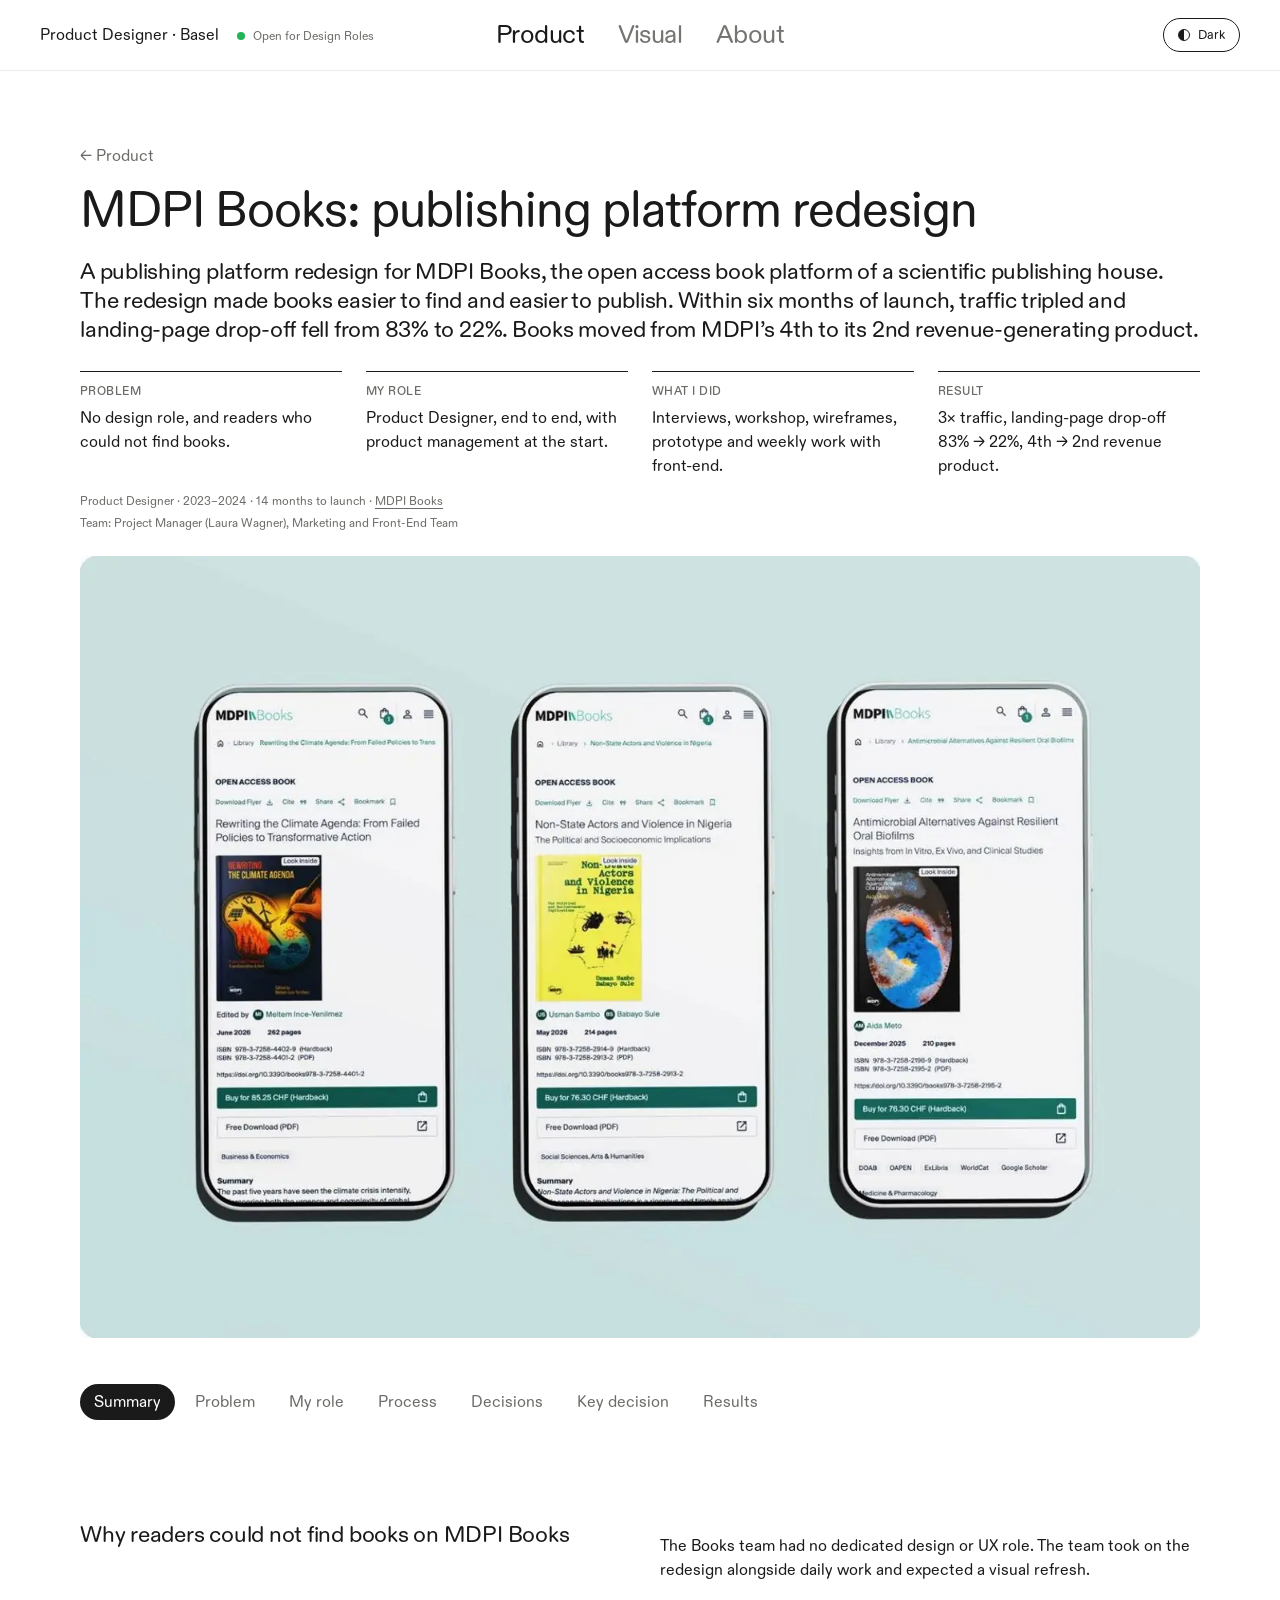
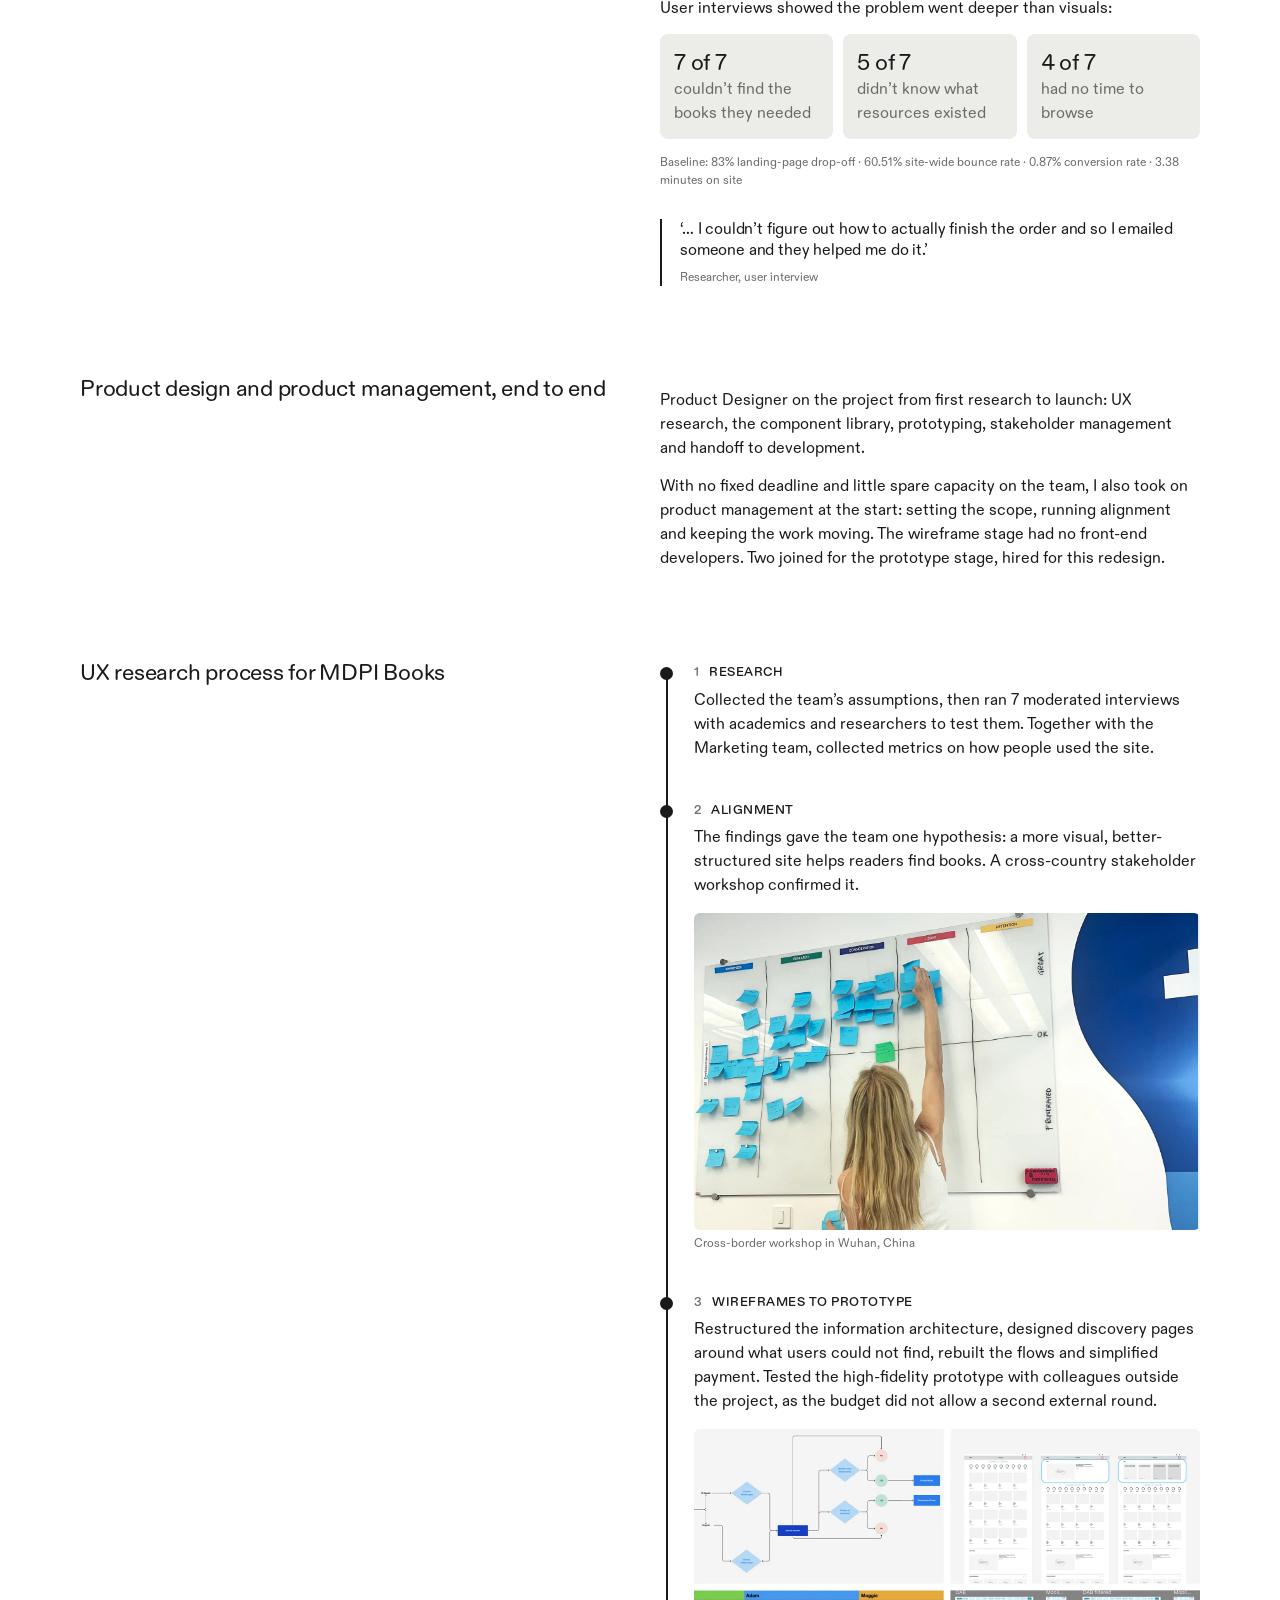
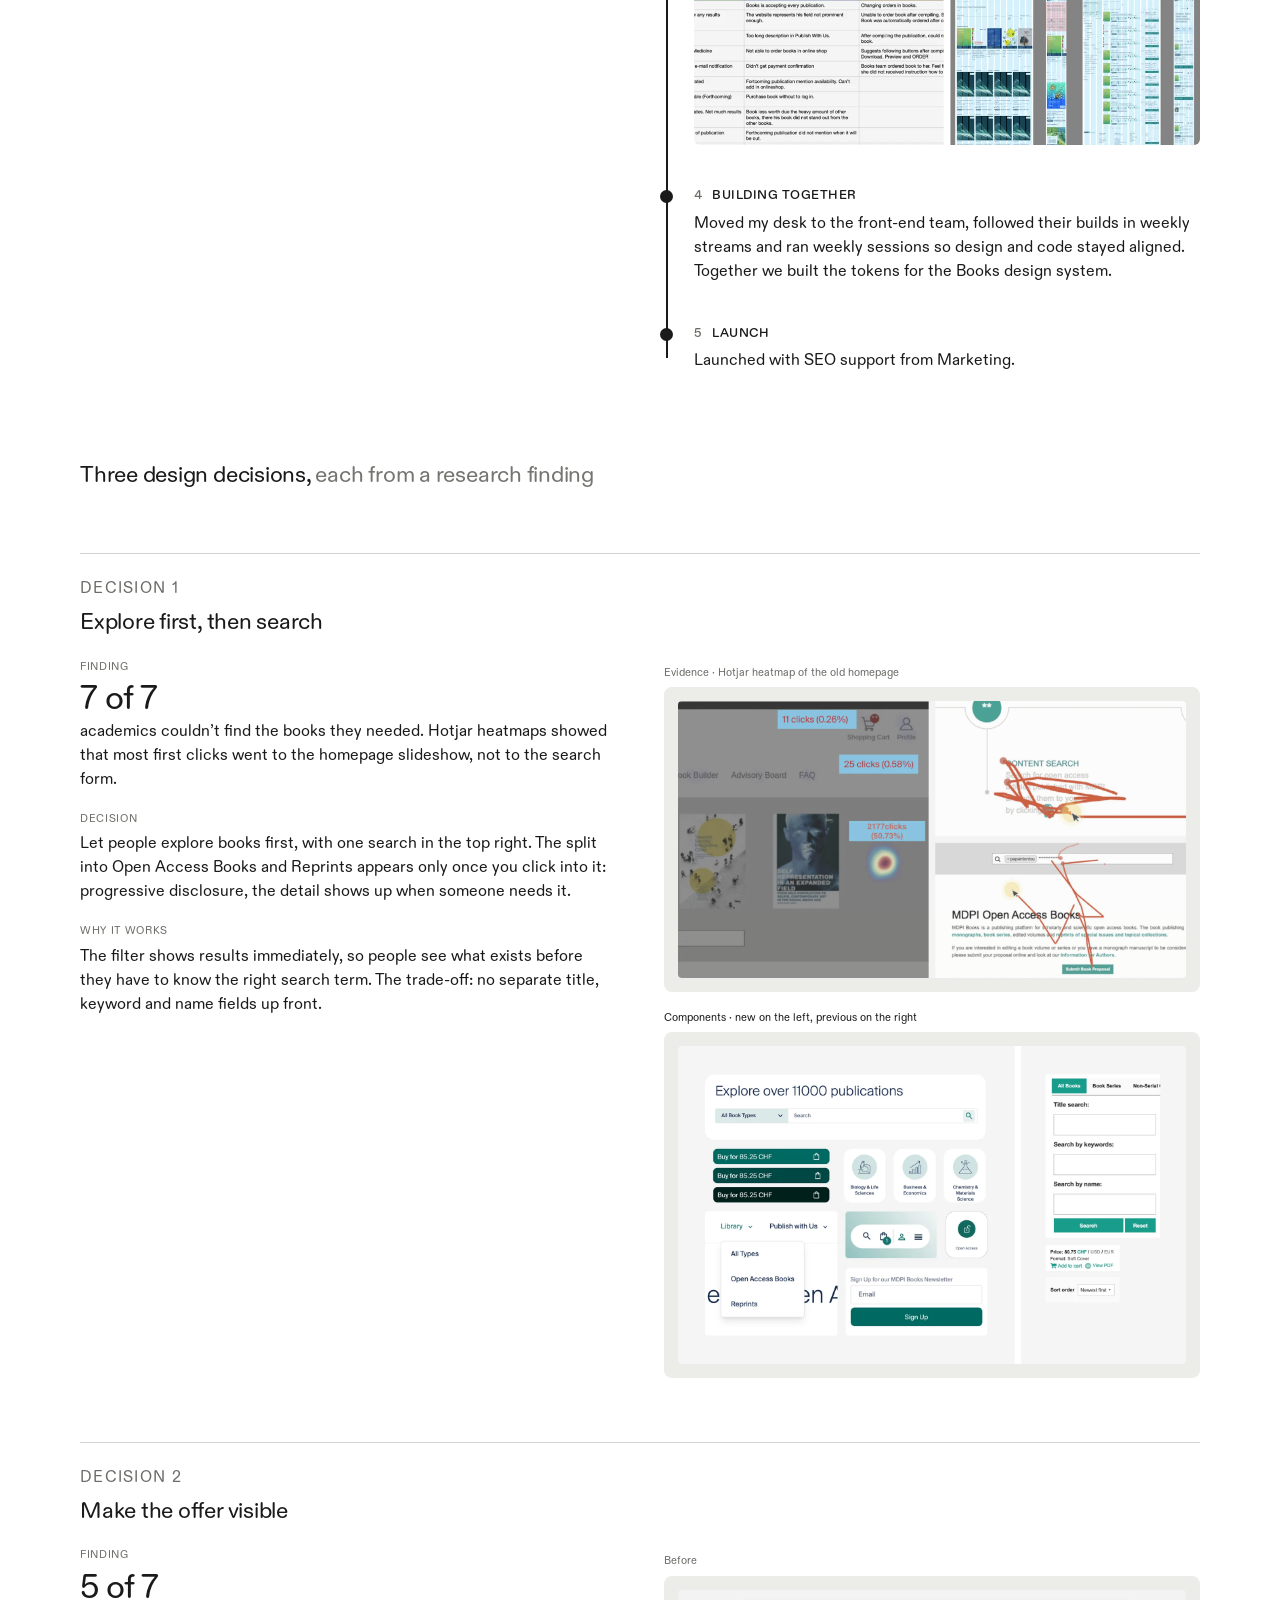
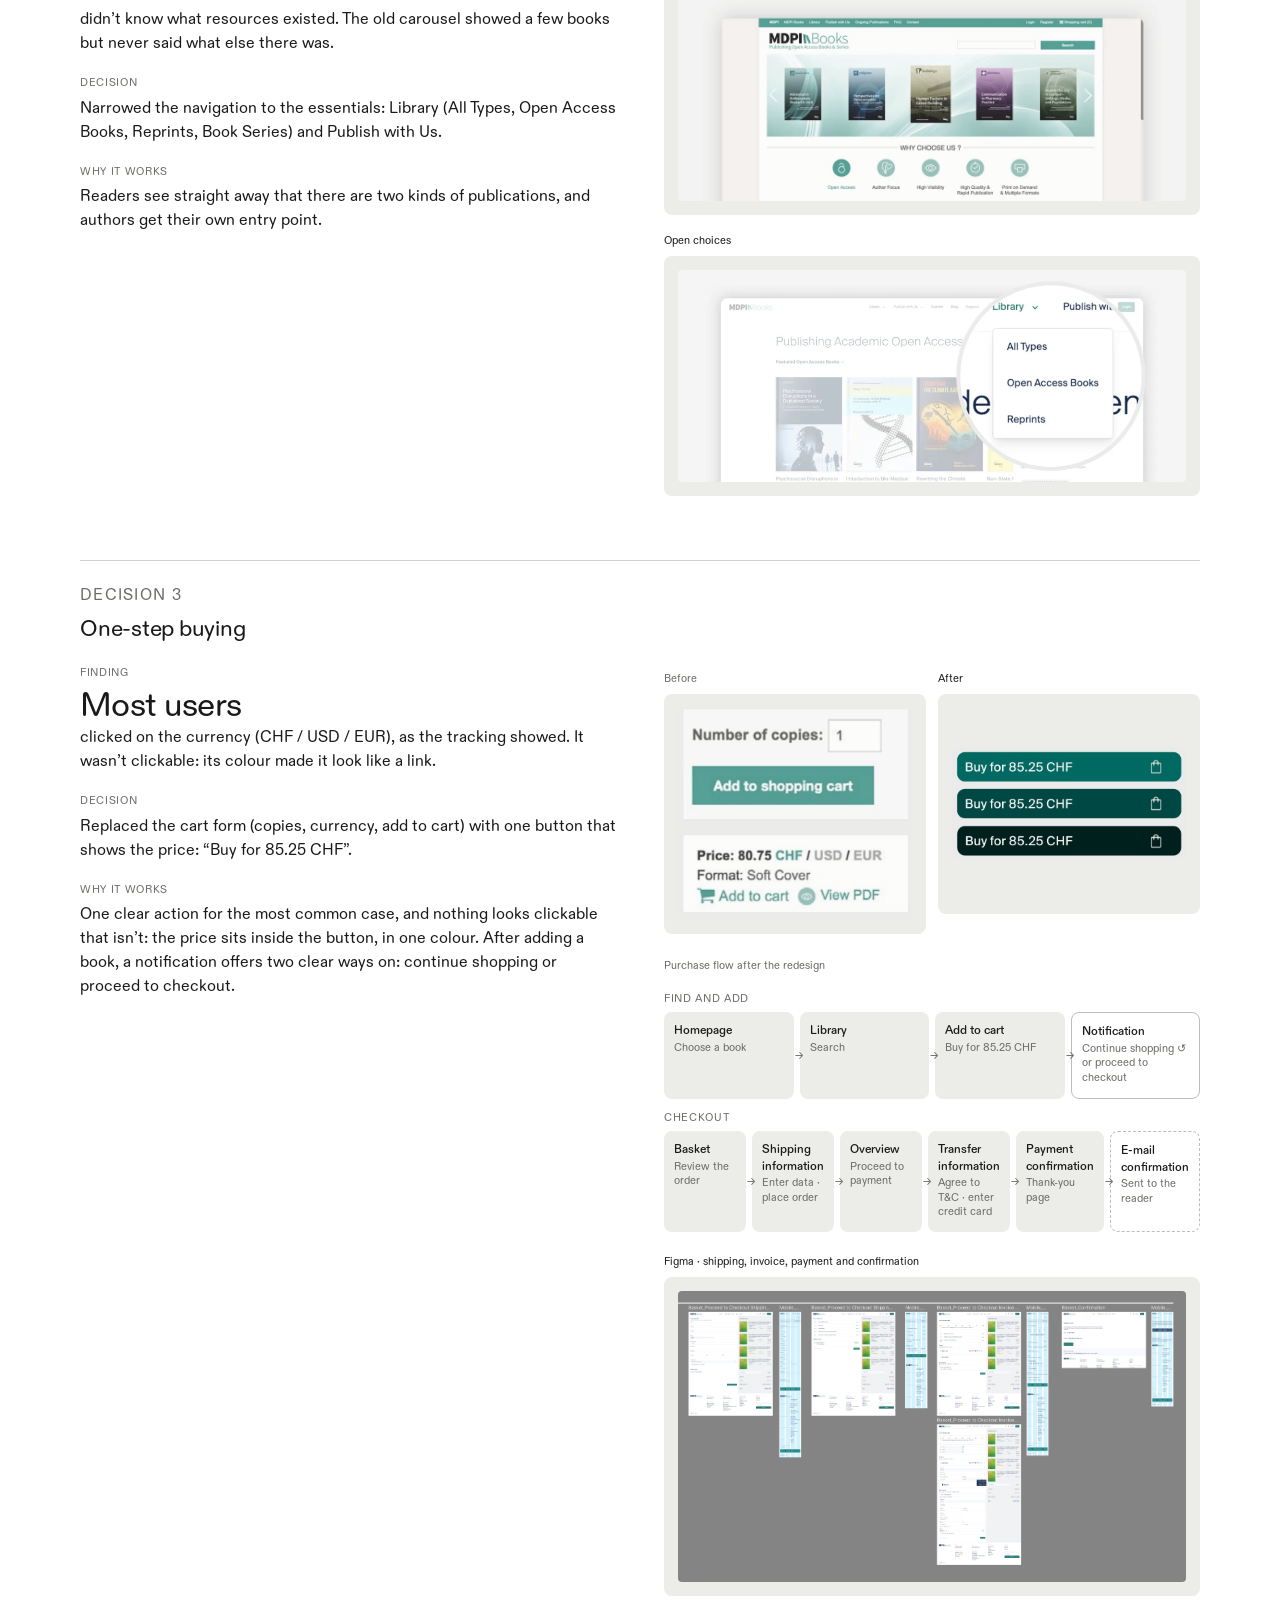
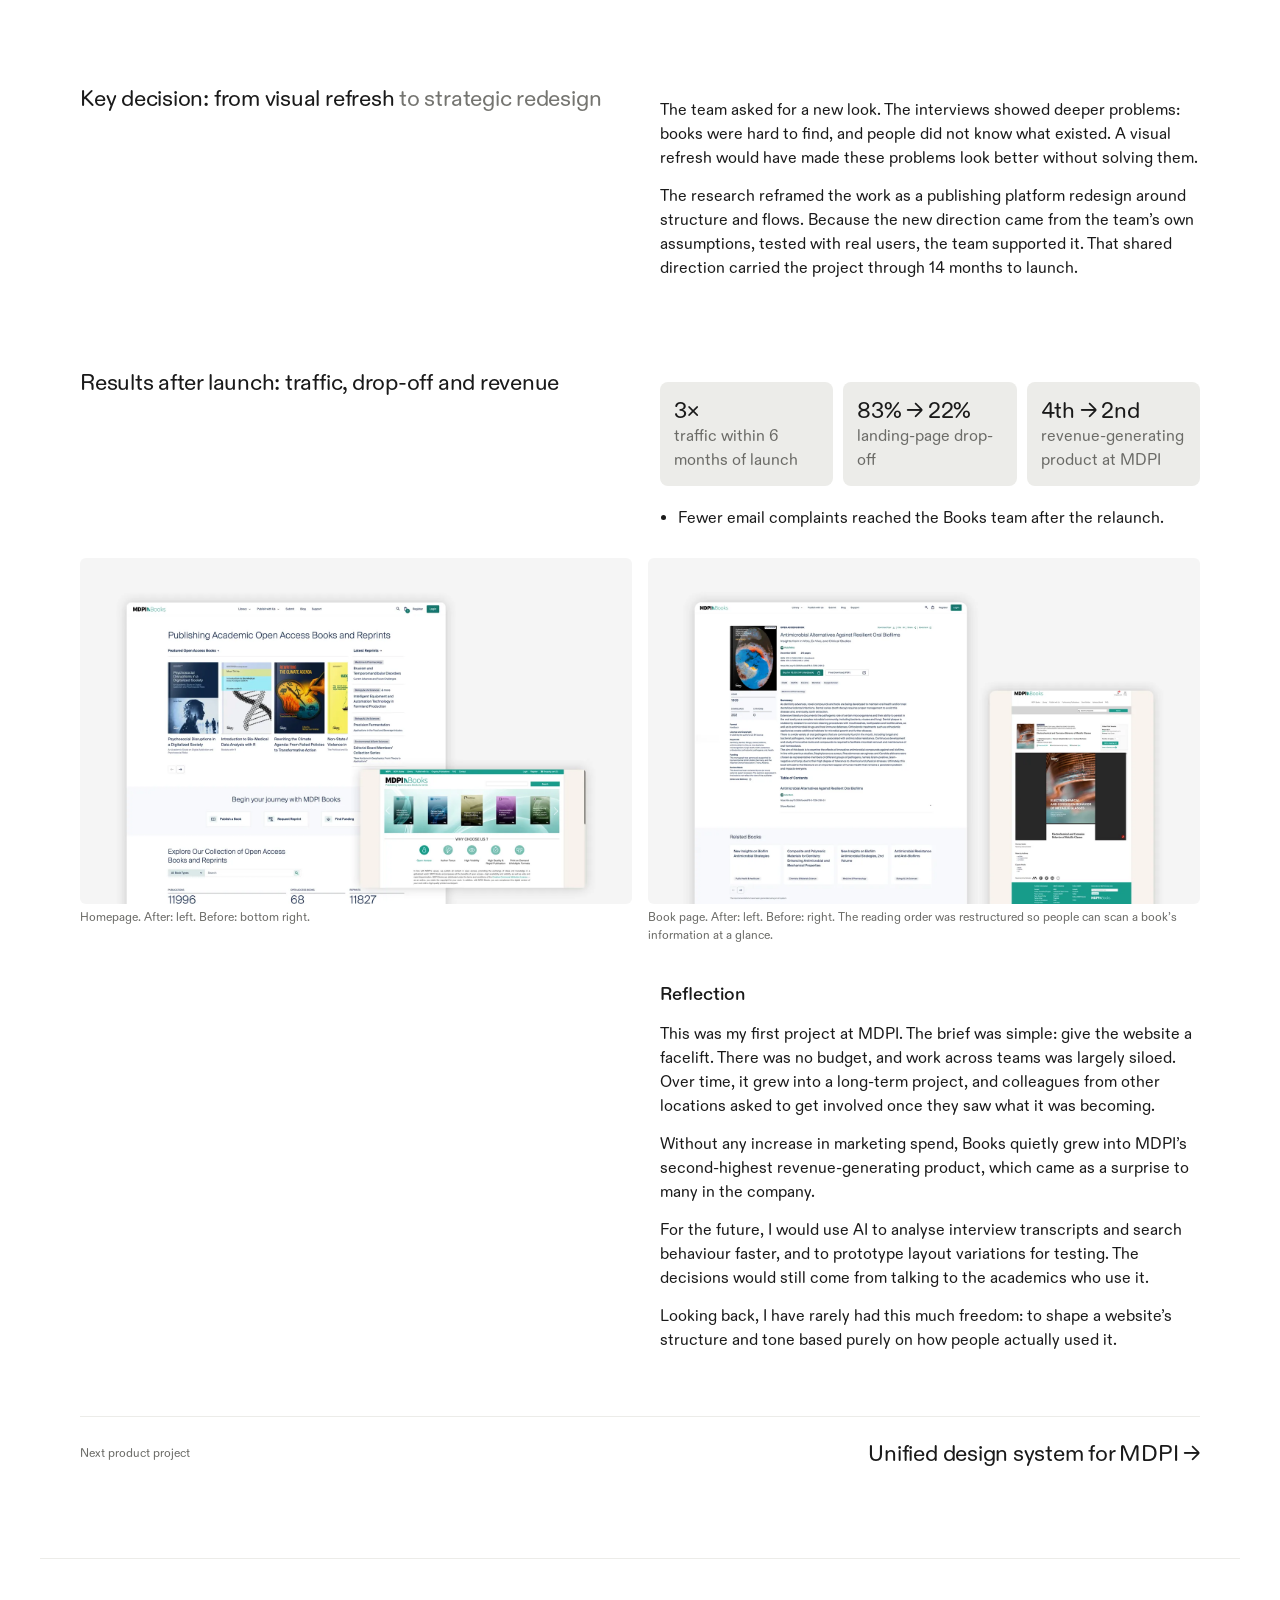
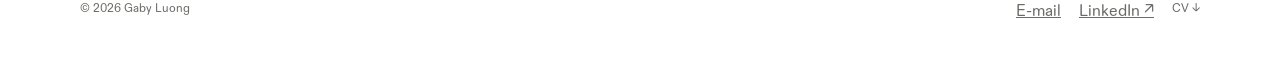
<file: books/index.html>
<!doctype html><html lang="en"><head><meta charset="utf-8"><title>Gaby Luong</title><meta name="robots" content="noindex"><link rel="canonical" href="https://www.gabyluong.com/#work-books"><meta http-equiv="refresh" content="0; url=/#work-books"><script>location.replace('/#work-books')</script></head><body><a href="/#work-books">Continue to the case study</a></body></html>
</file>
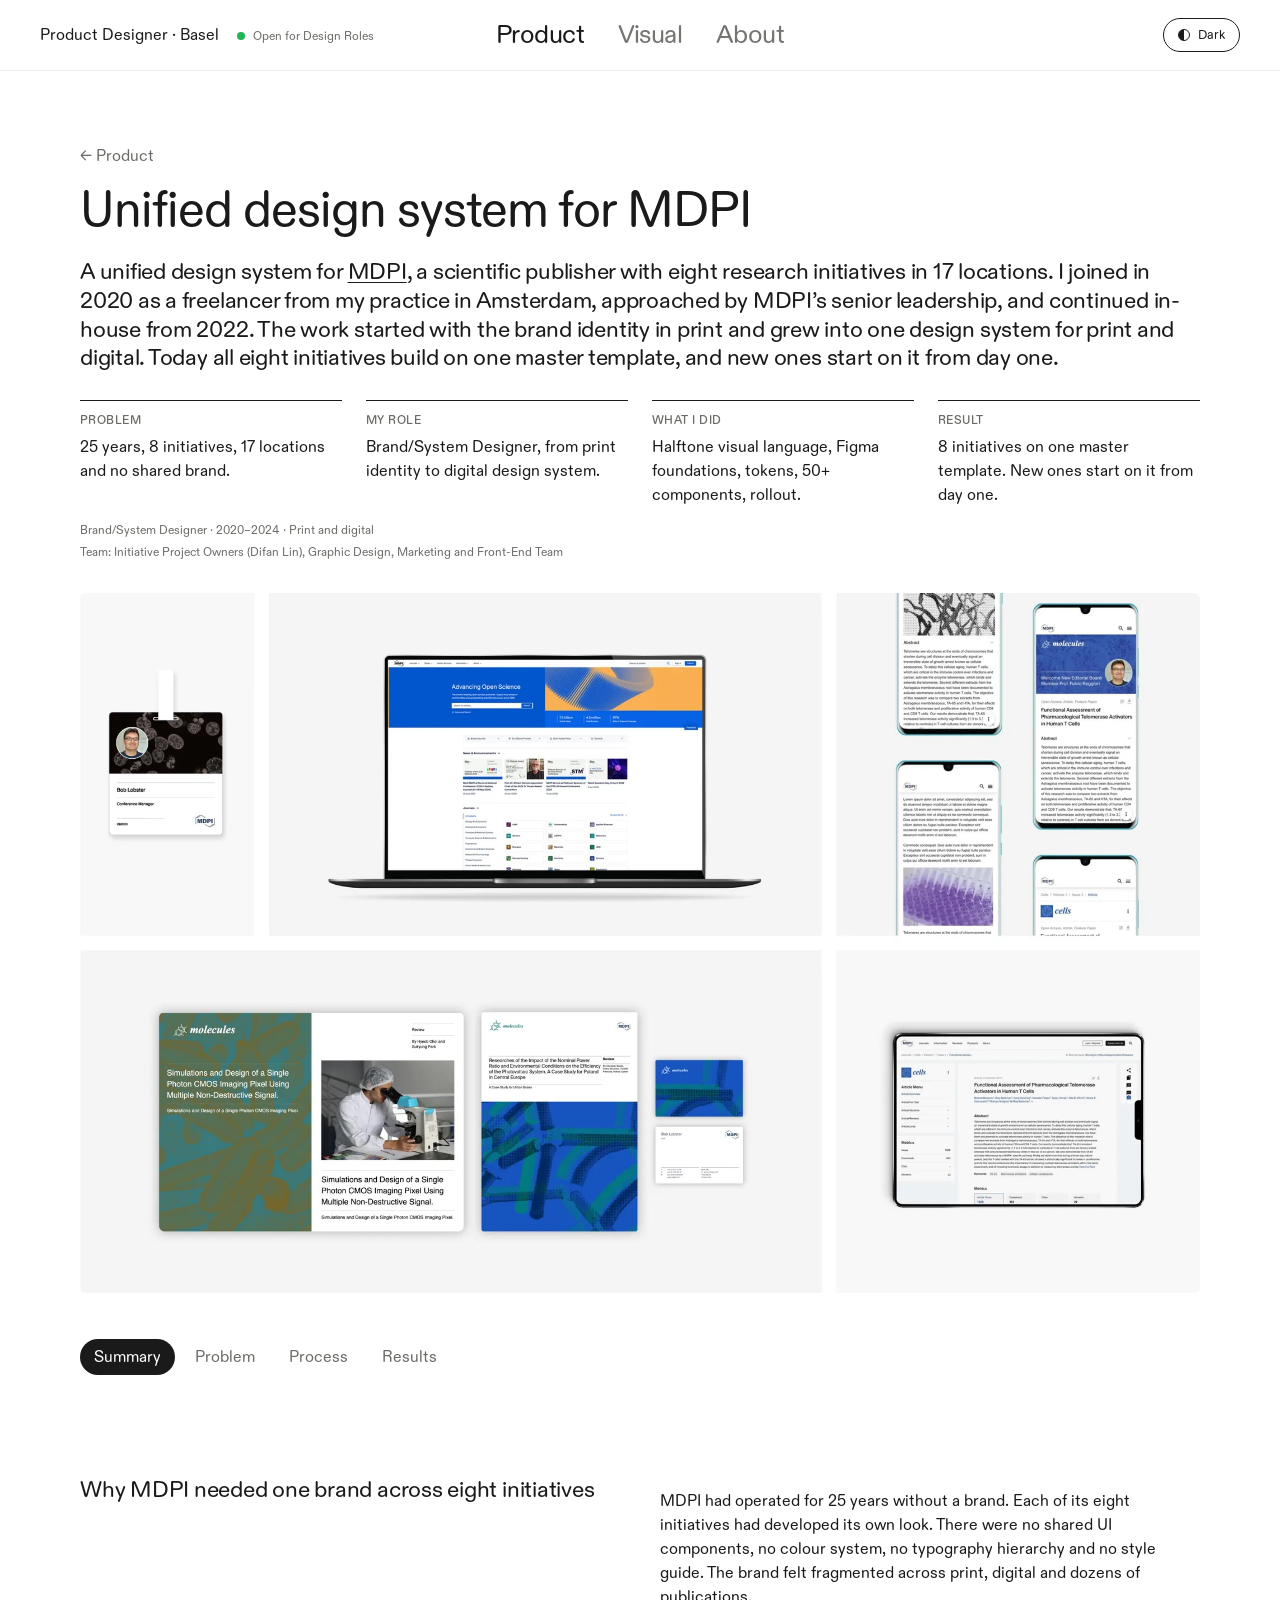
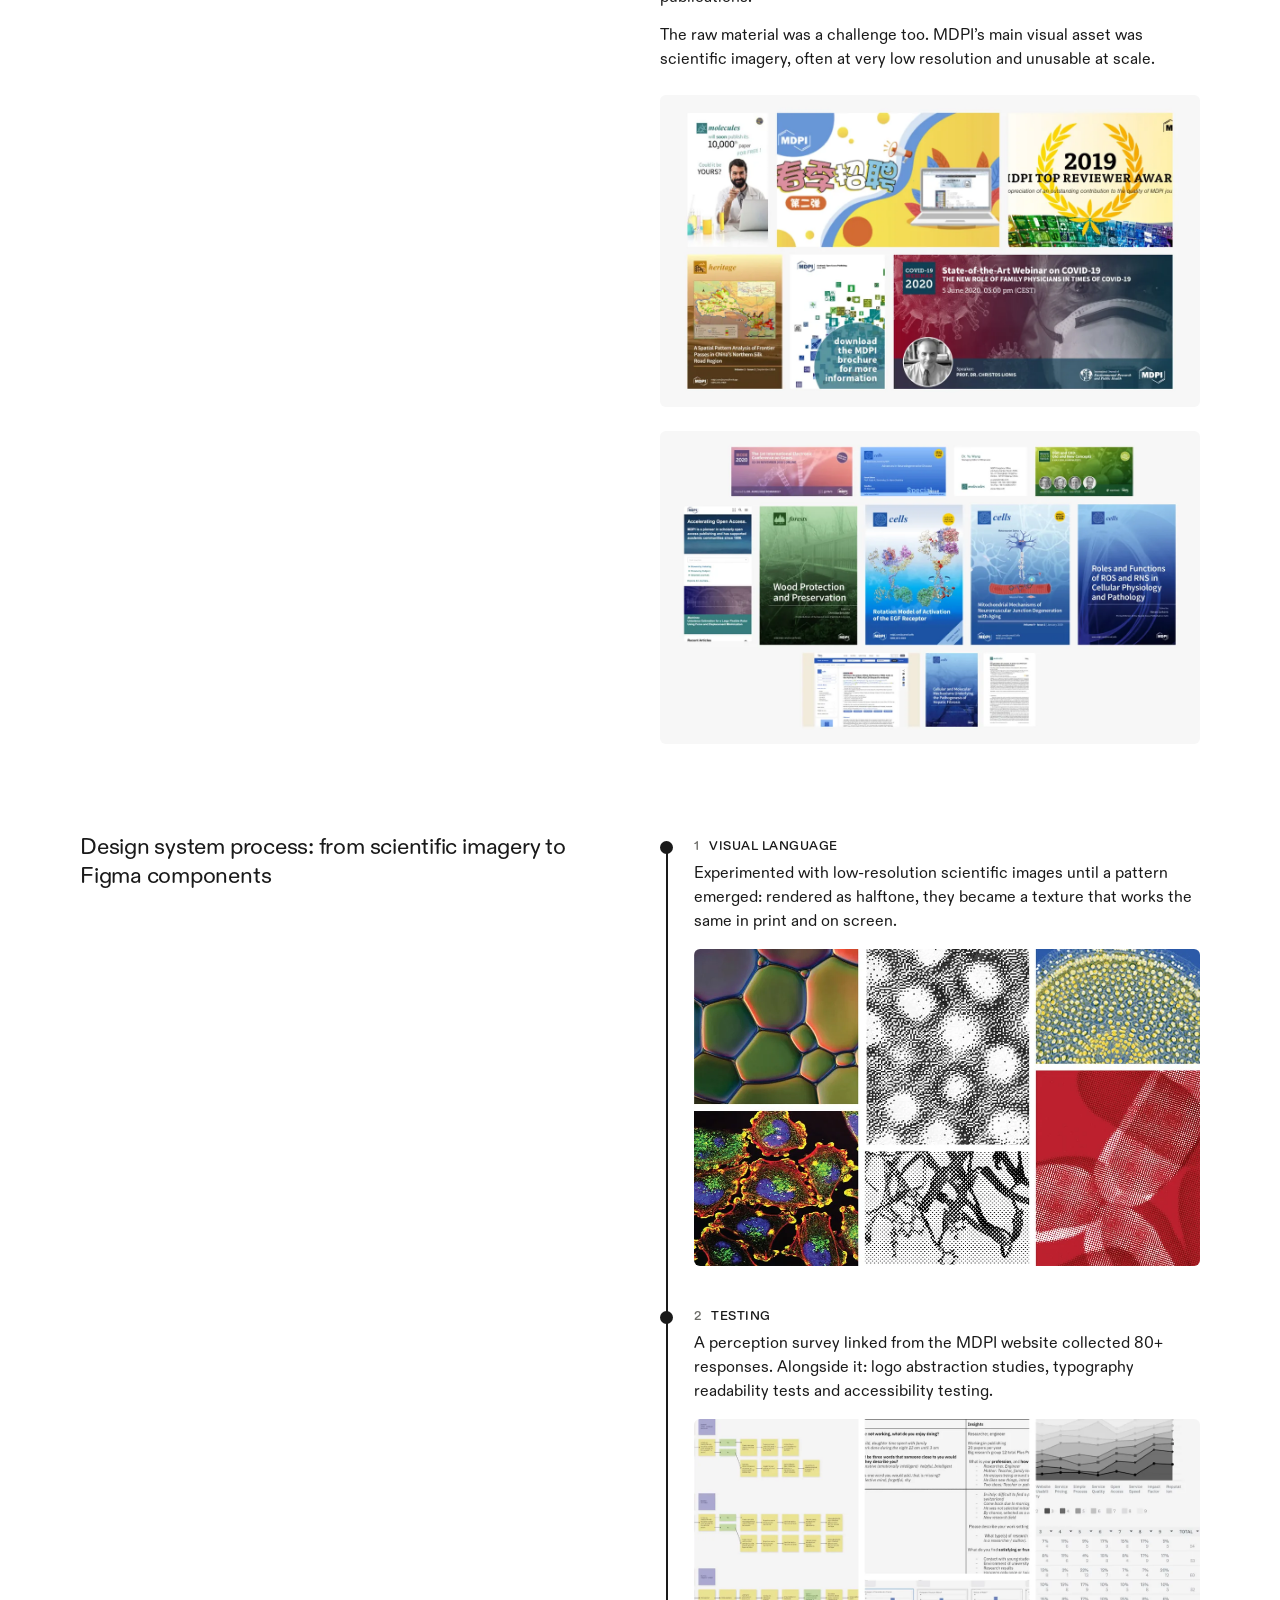
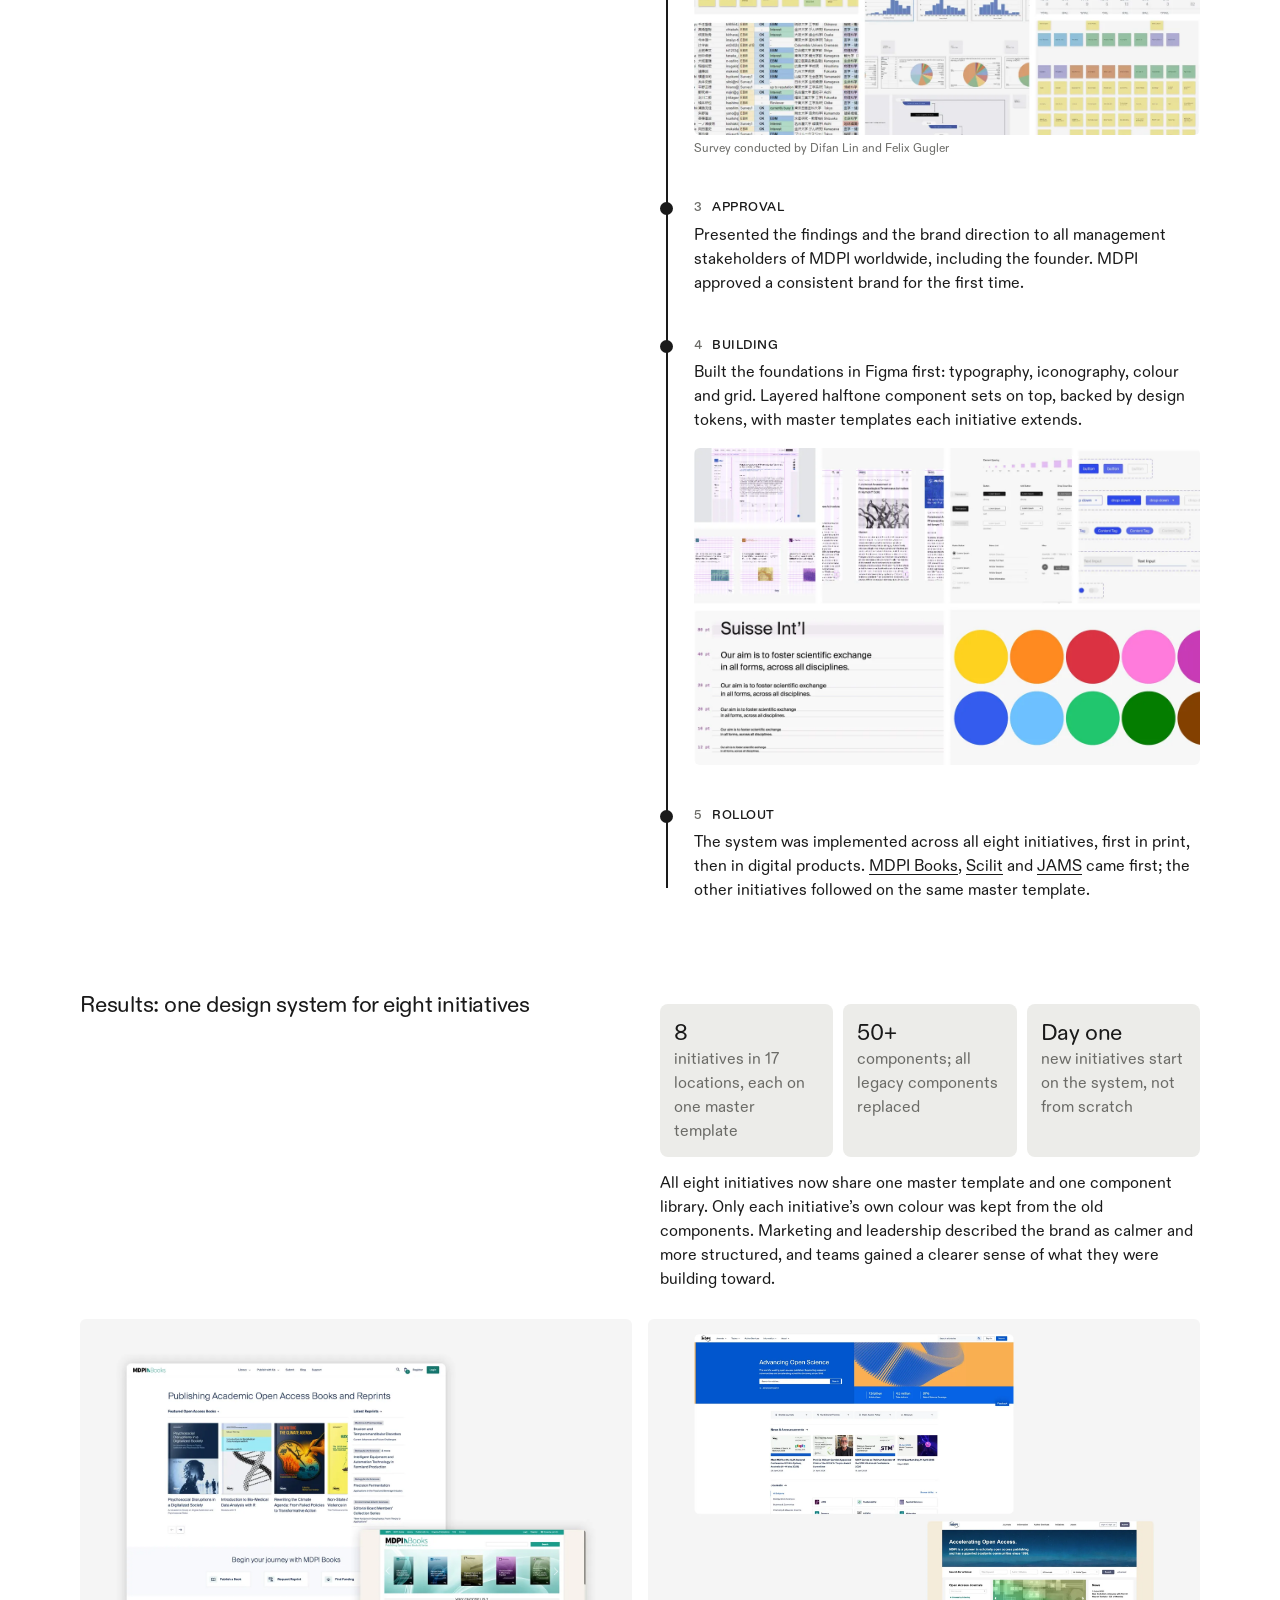
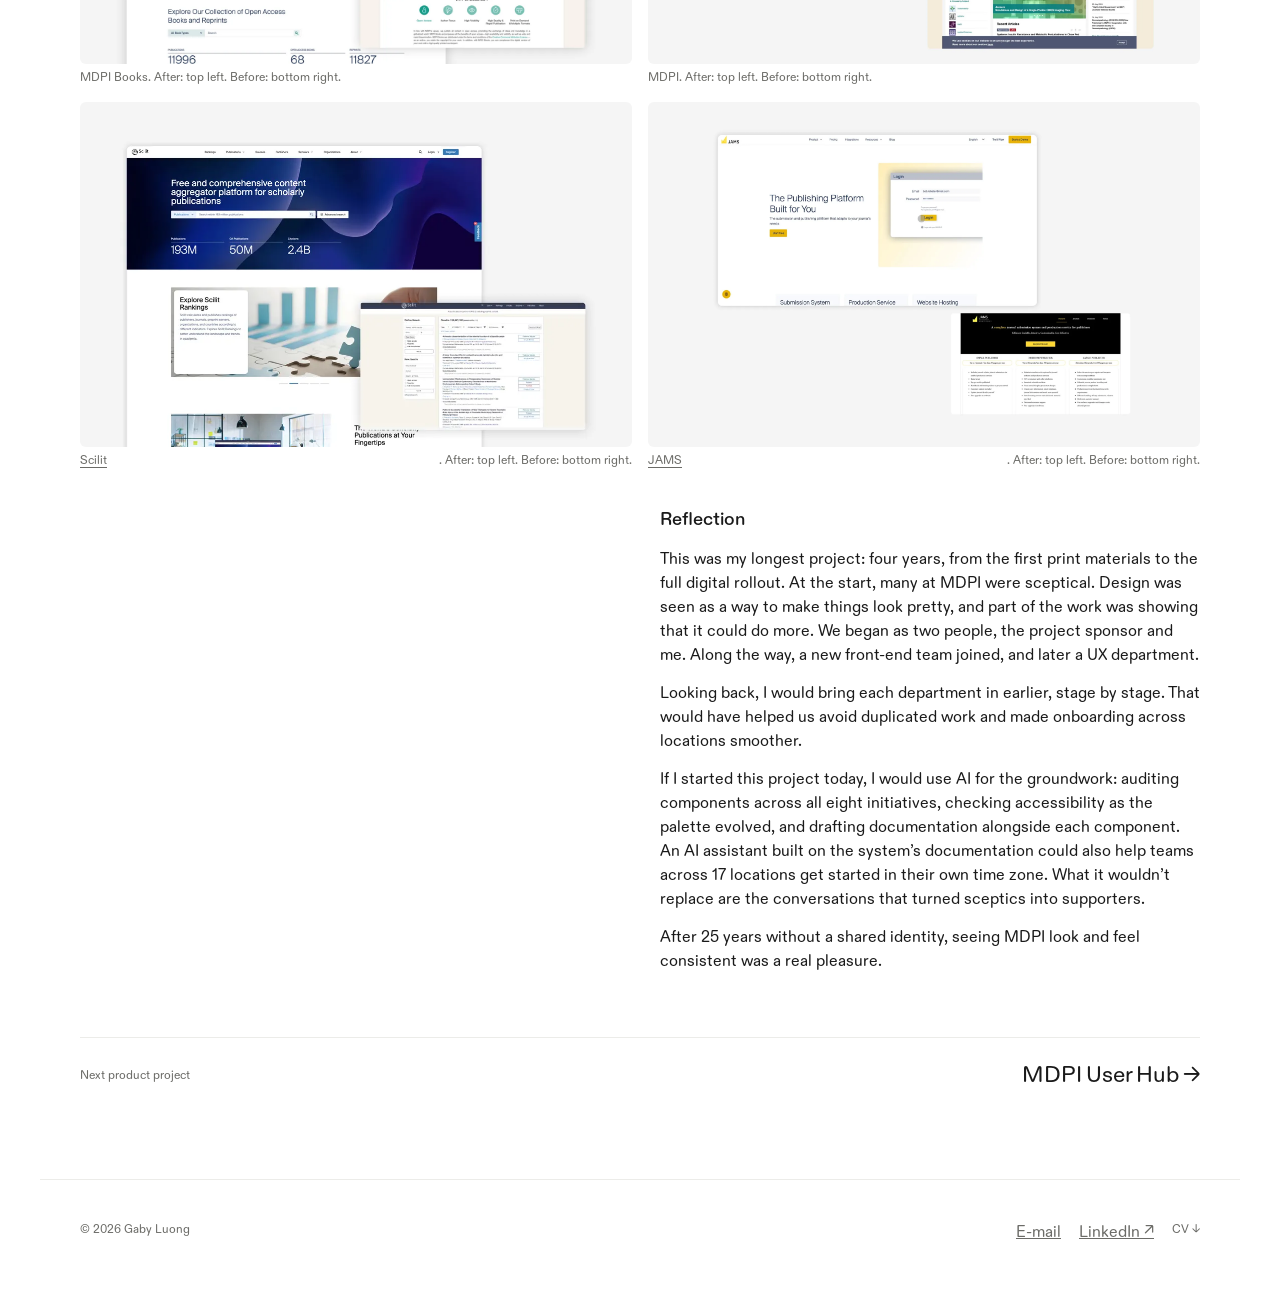
<file: design-system/index.html>
<!doctype html><html lang="en"><head><meta charset="utf-8"><title>Gaby Luong</title><meta name="robots" content="noindex"><link rel="canonical" href="https://www.gabyluong.com/#work-ds"><meta http-equiv="refresh" content="0; url=/#work-ds"><script>location.replace('/#work-ds')</script></head><body><a href="/#work-ds">Continue to the case study</a></body></html>
</file>
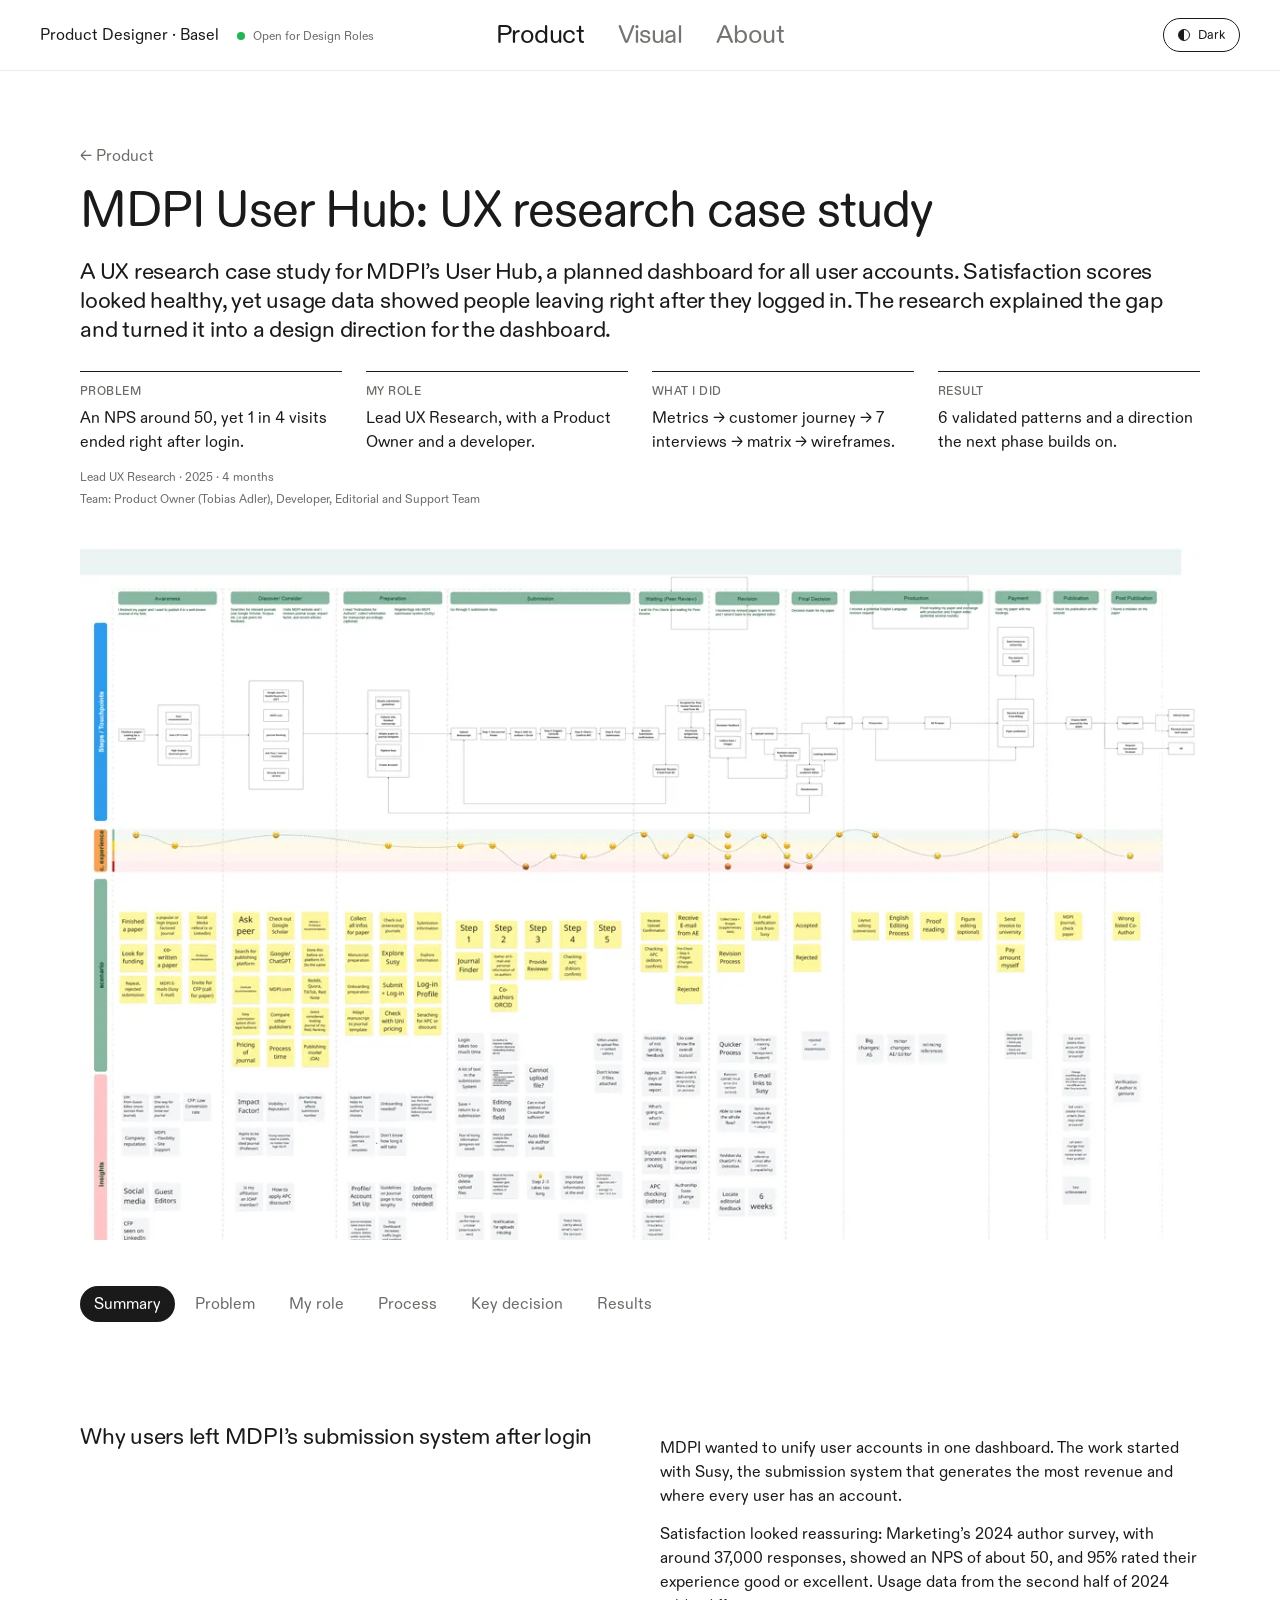
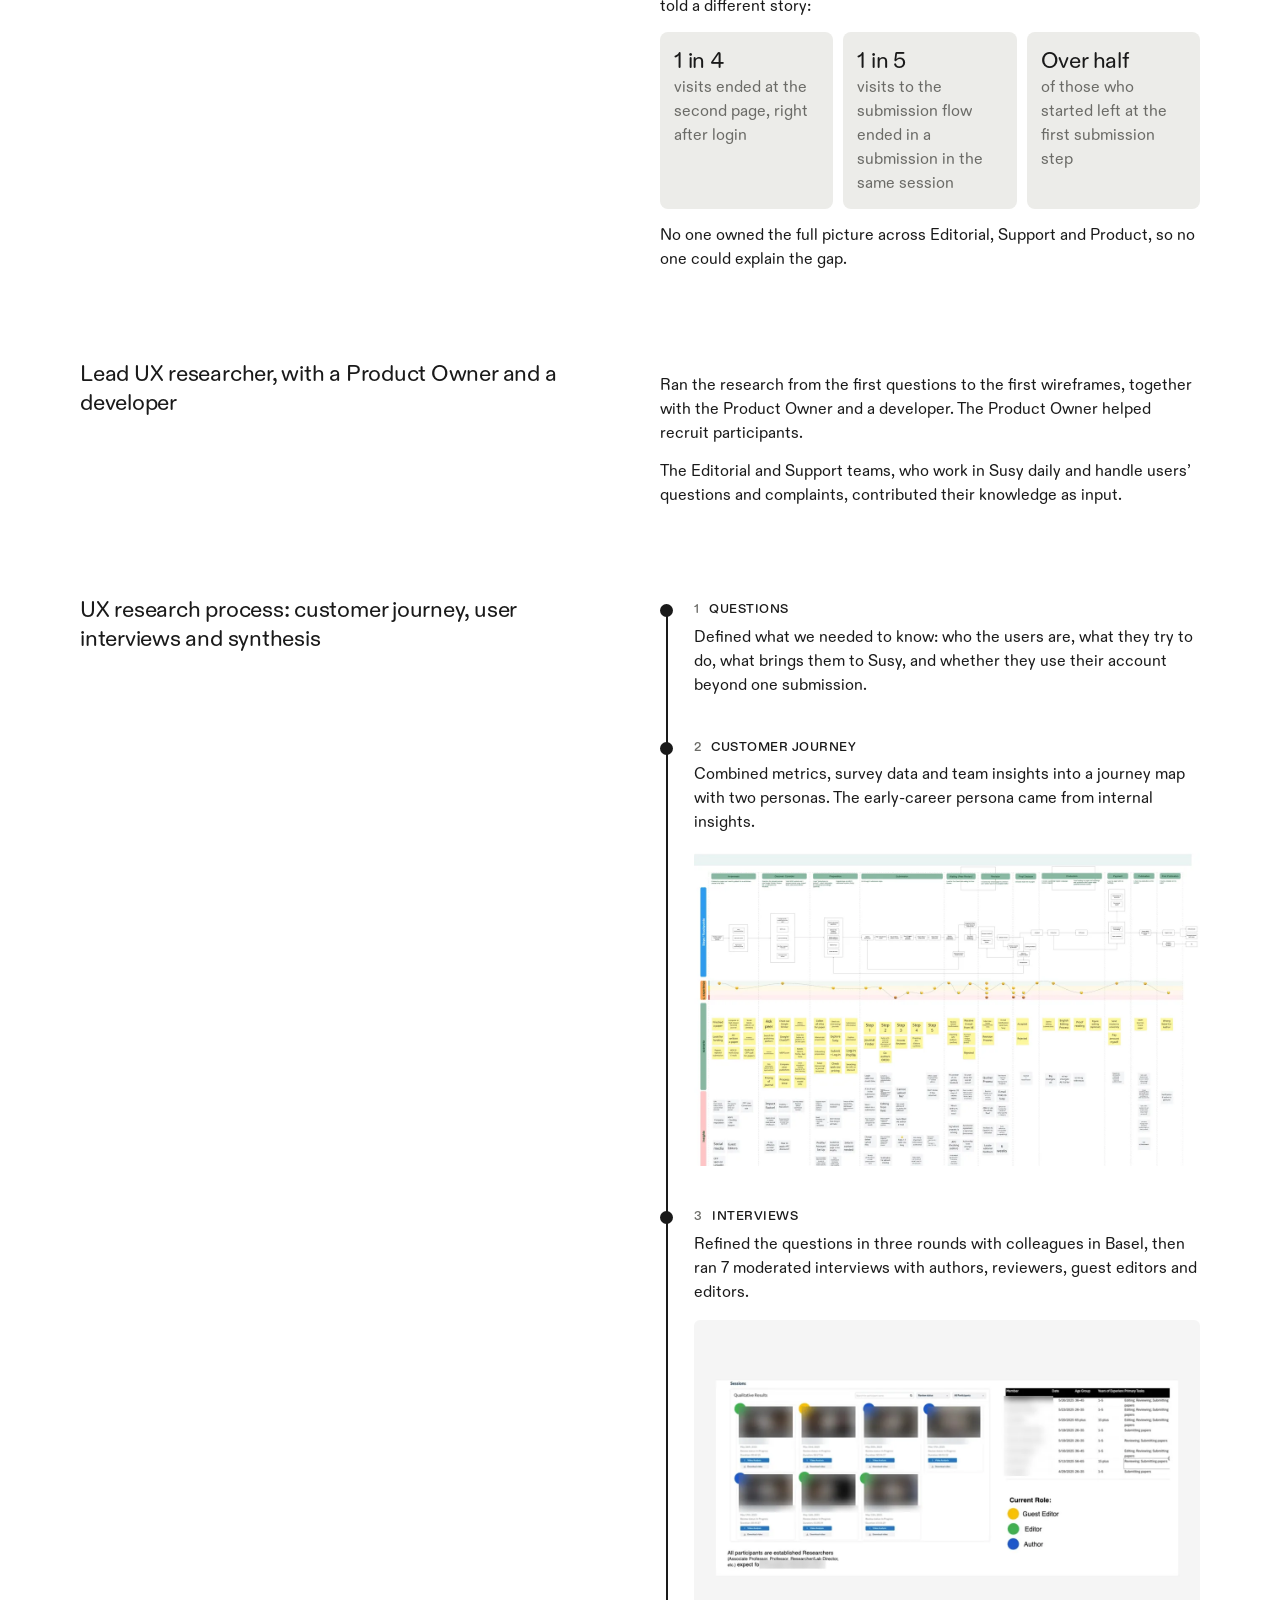
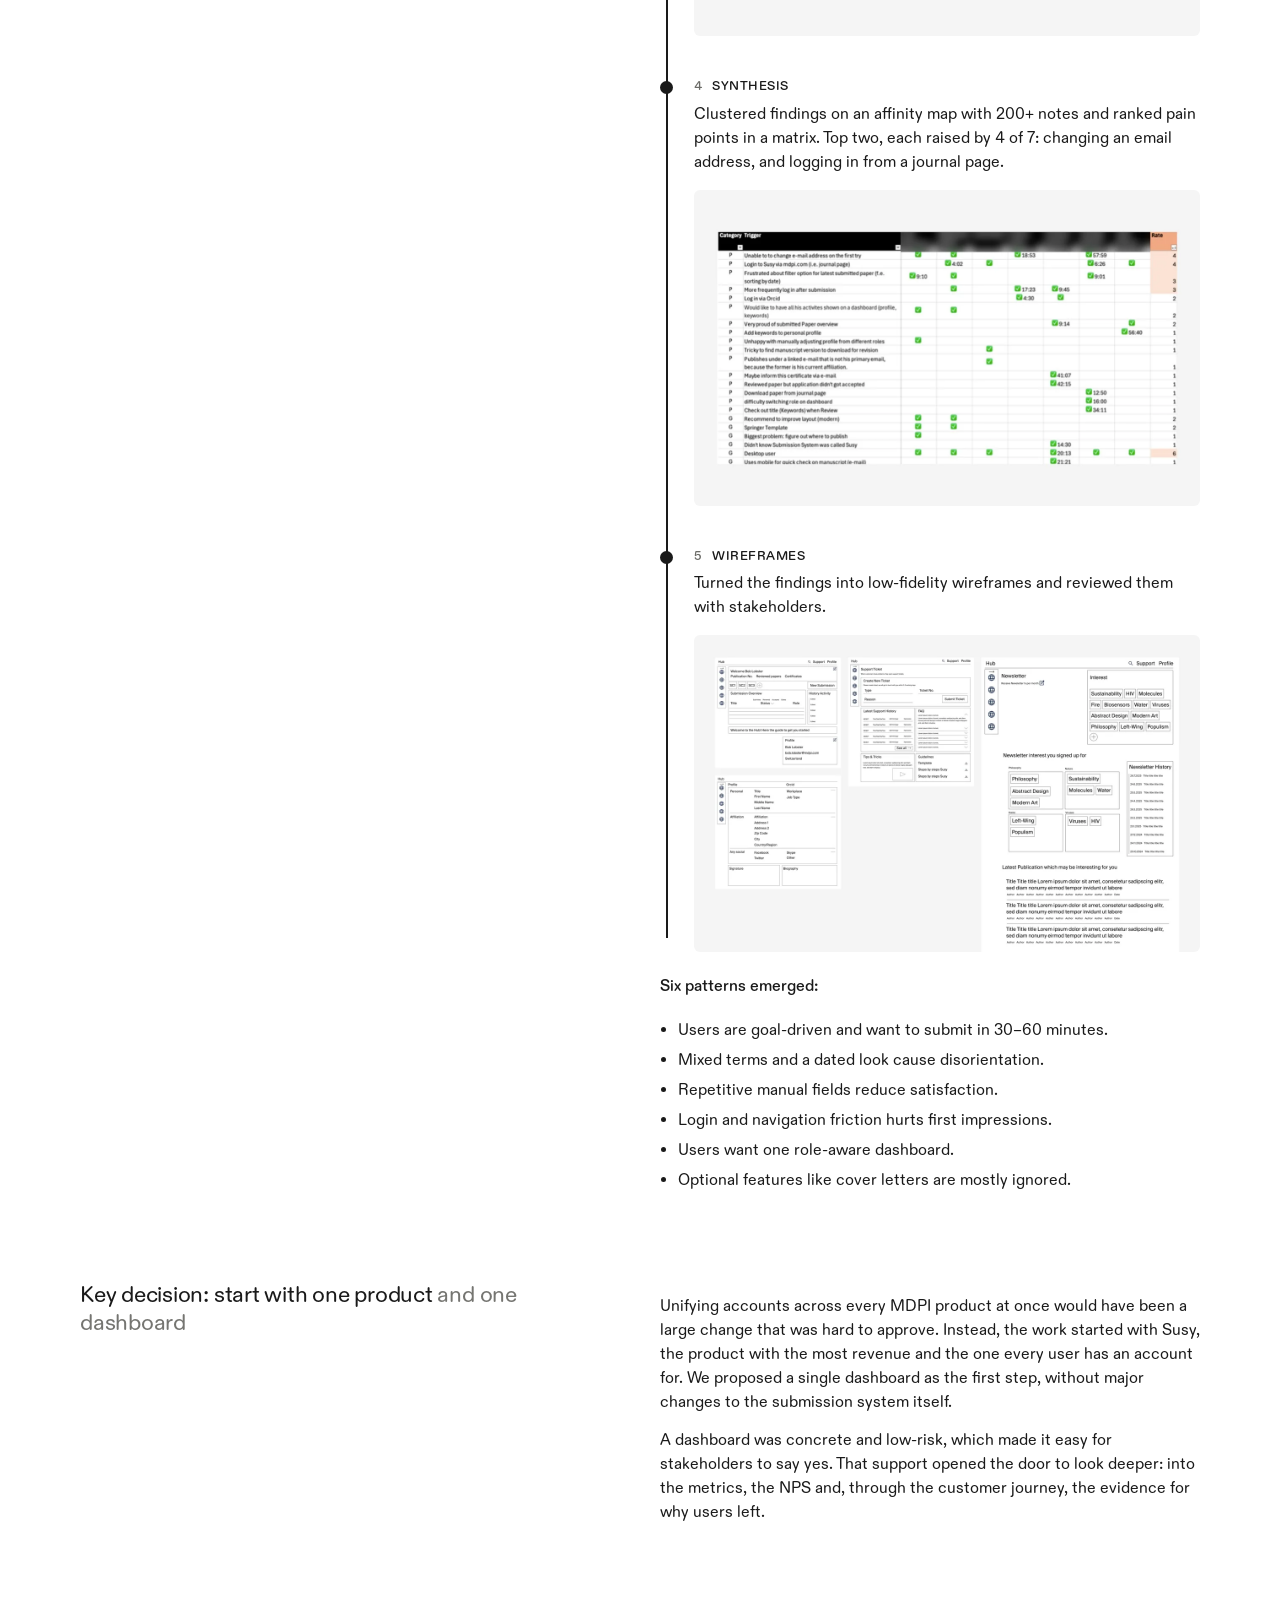
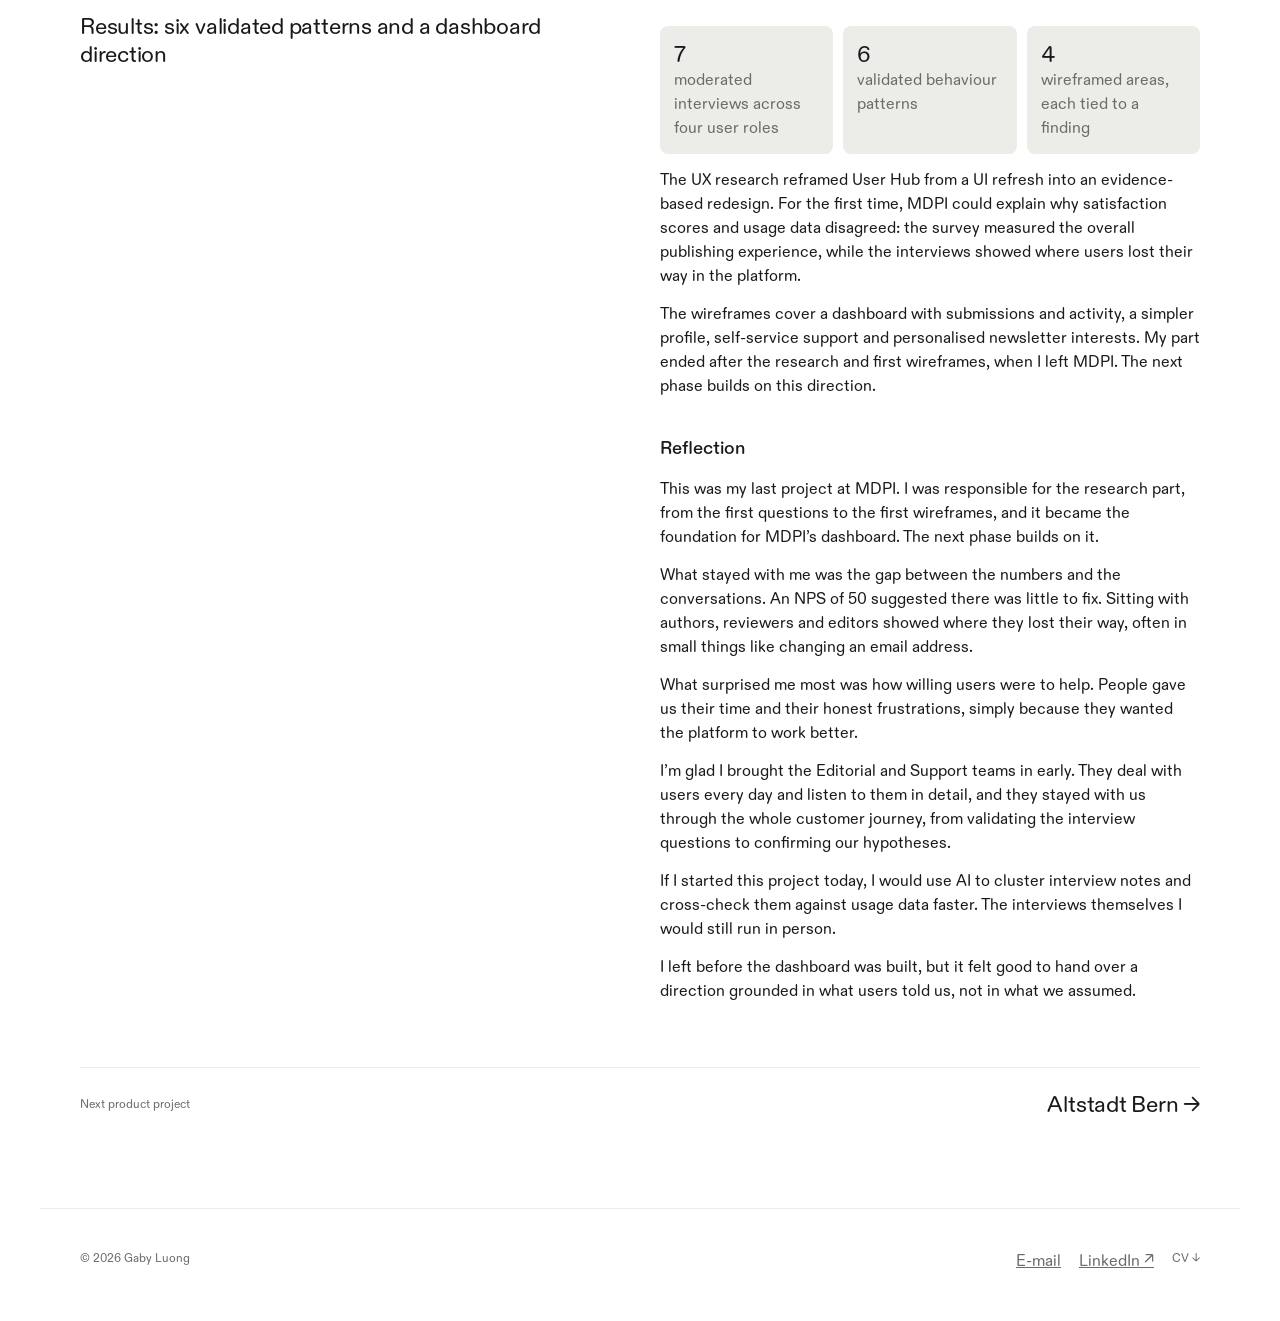
<file: user-hub/index.html>
<!doctype html><html lang="en"><head><meta charset="utf-8"><title>Gaby Luong</title><meta name="robots" content="noindex"><link rel="canonical" href="https://www.gabyluong.com/#work-hub"><meta http-equiv="refresh" content="0; url=/#work-hub"><script>location.replace('/#work-hub')</script></head><body><a href="/#work-hub">Continue to the case study</a></body></html>
</file>
